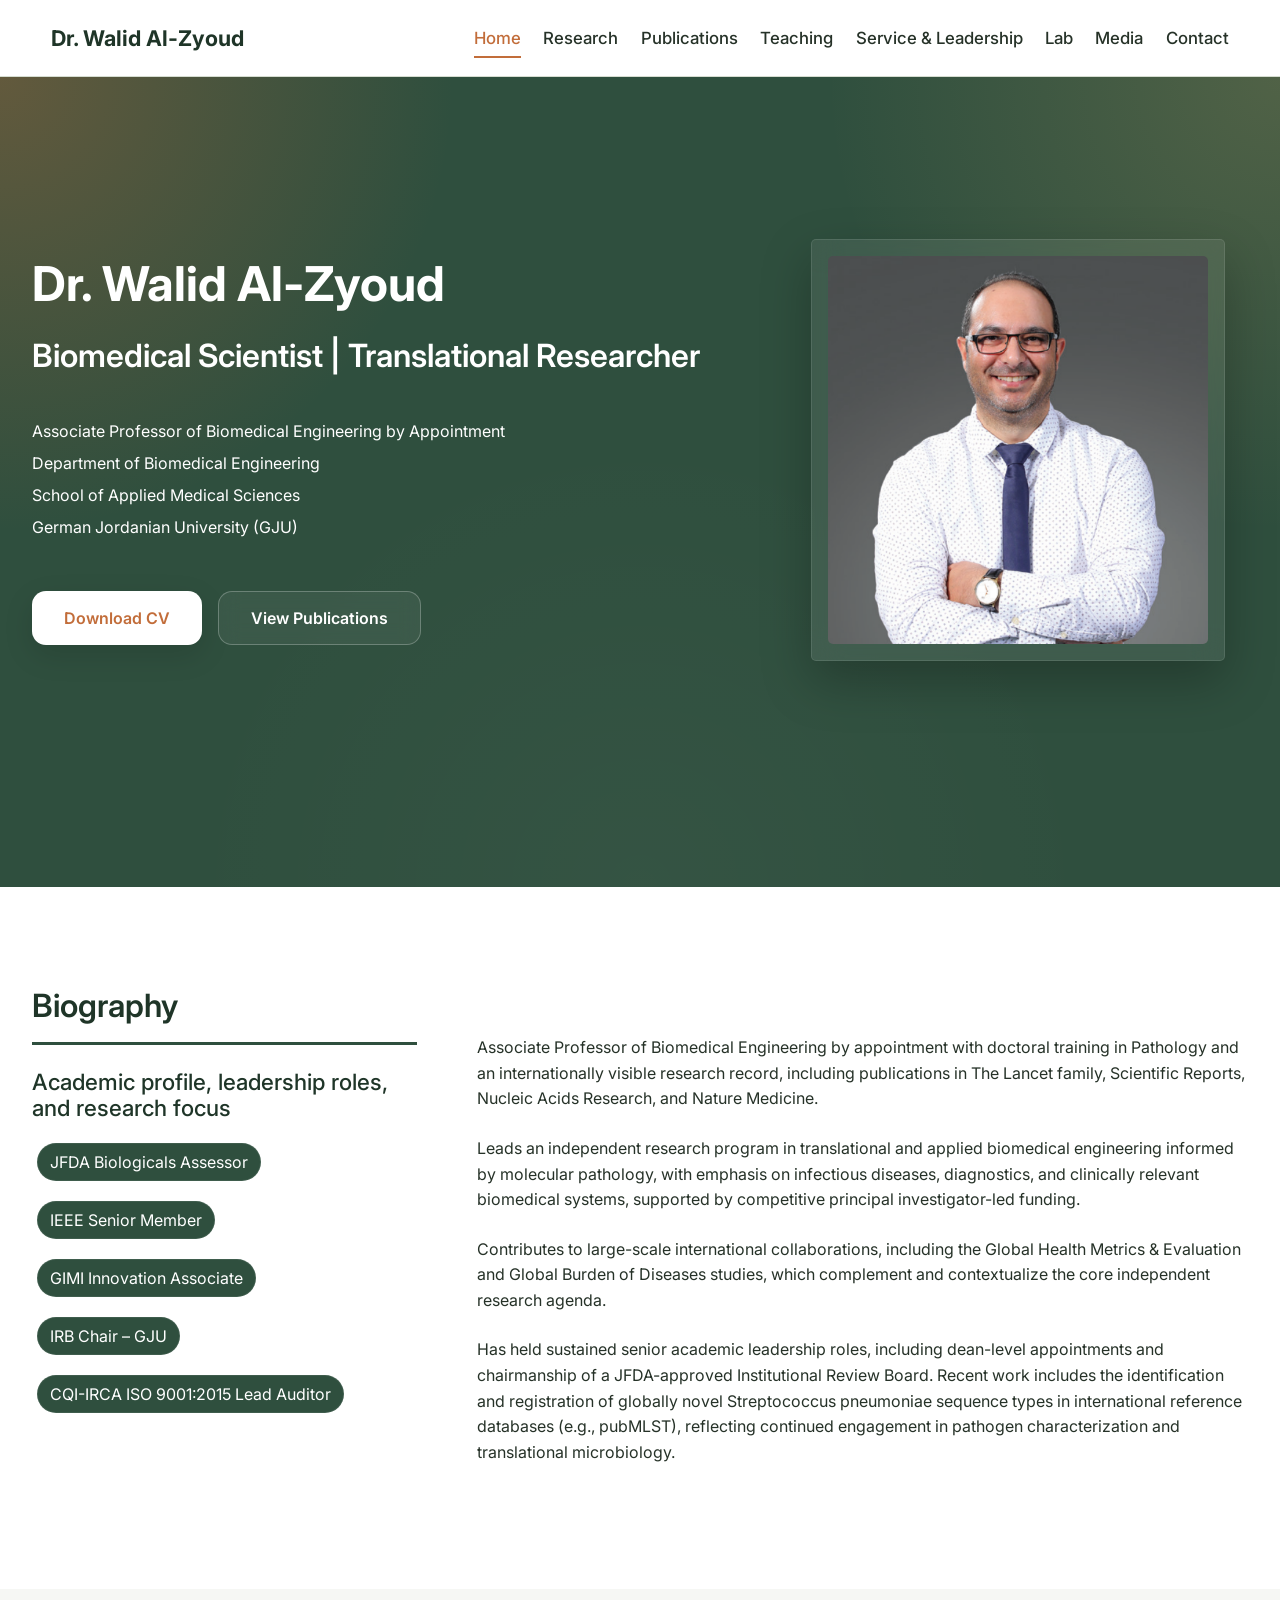
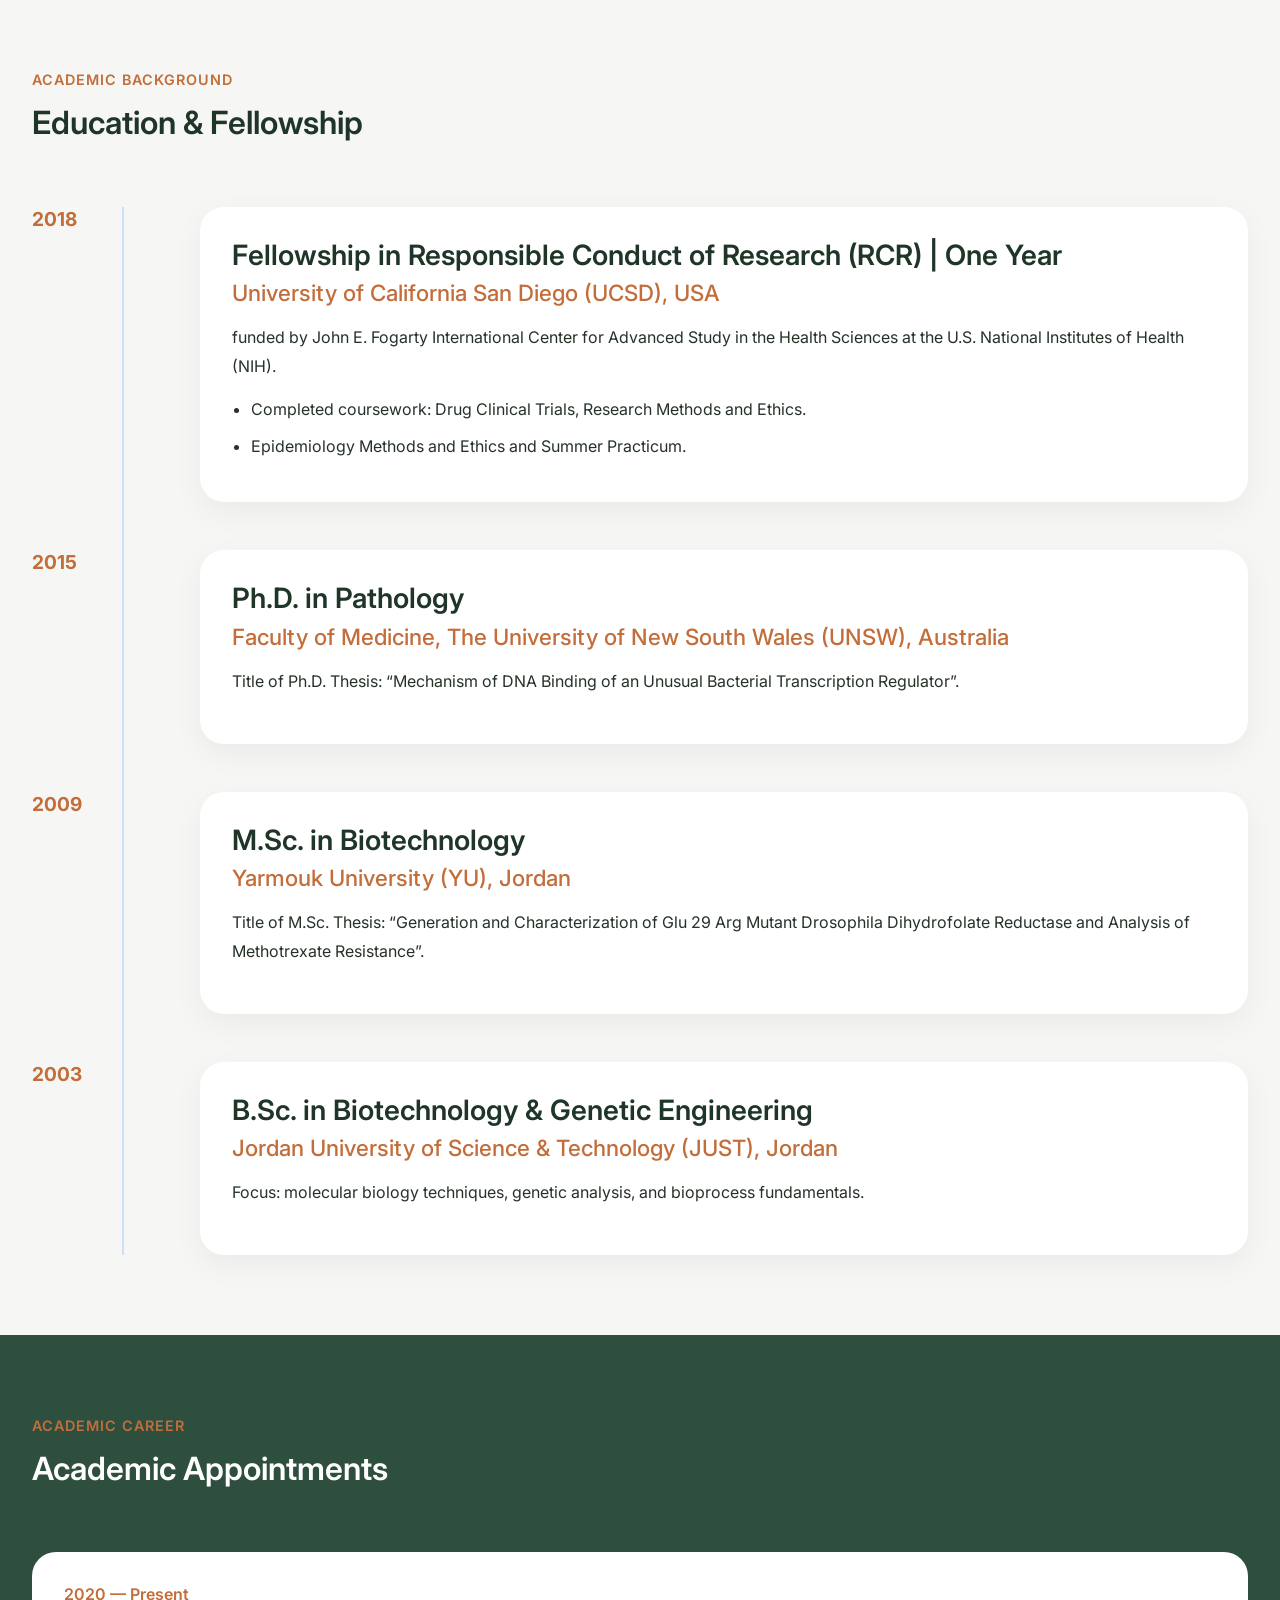
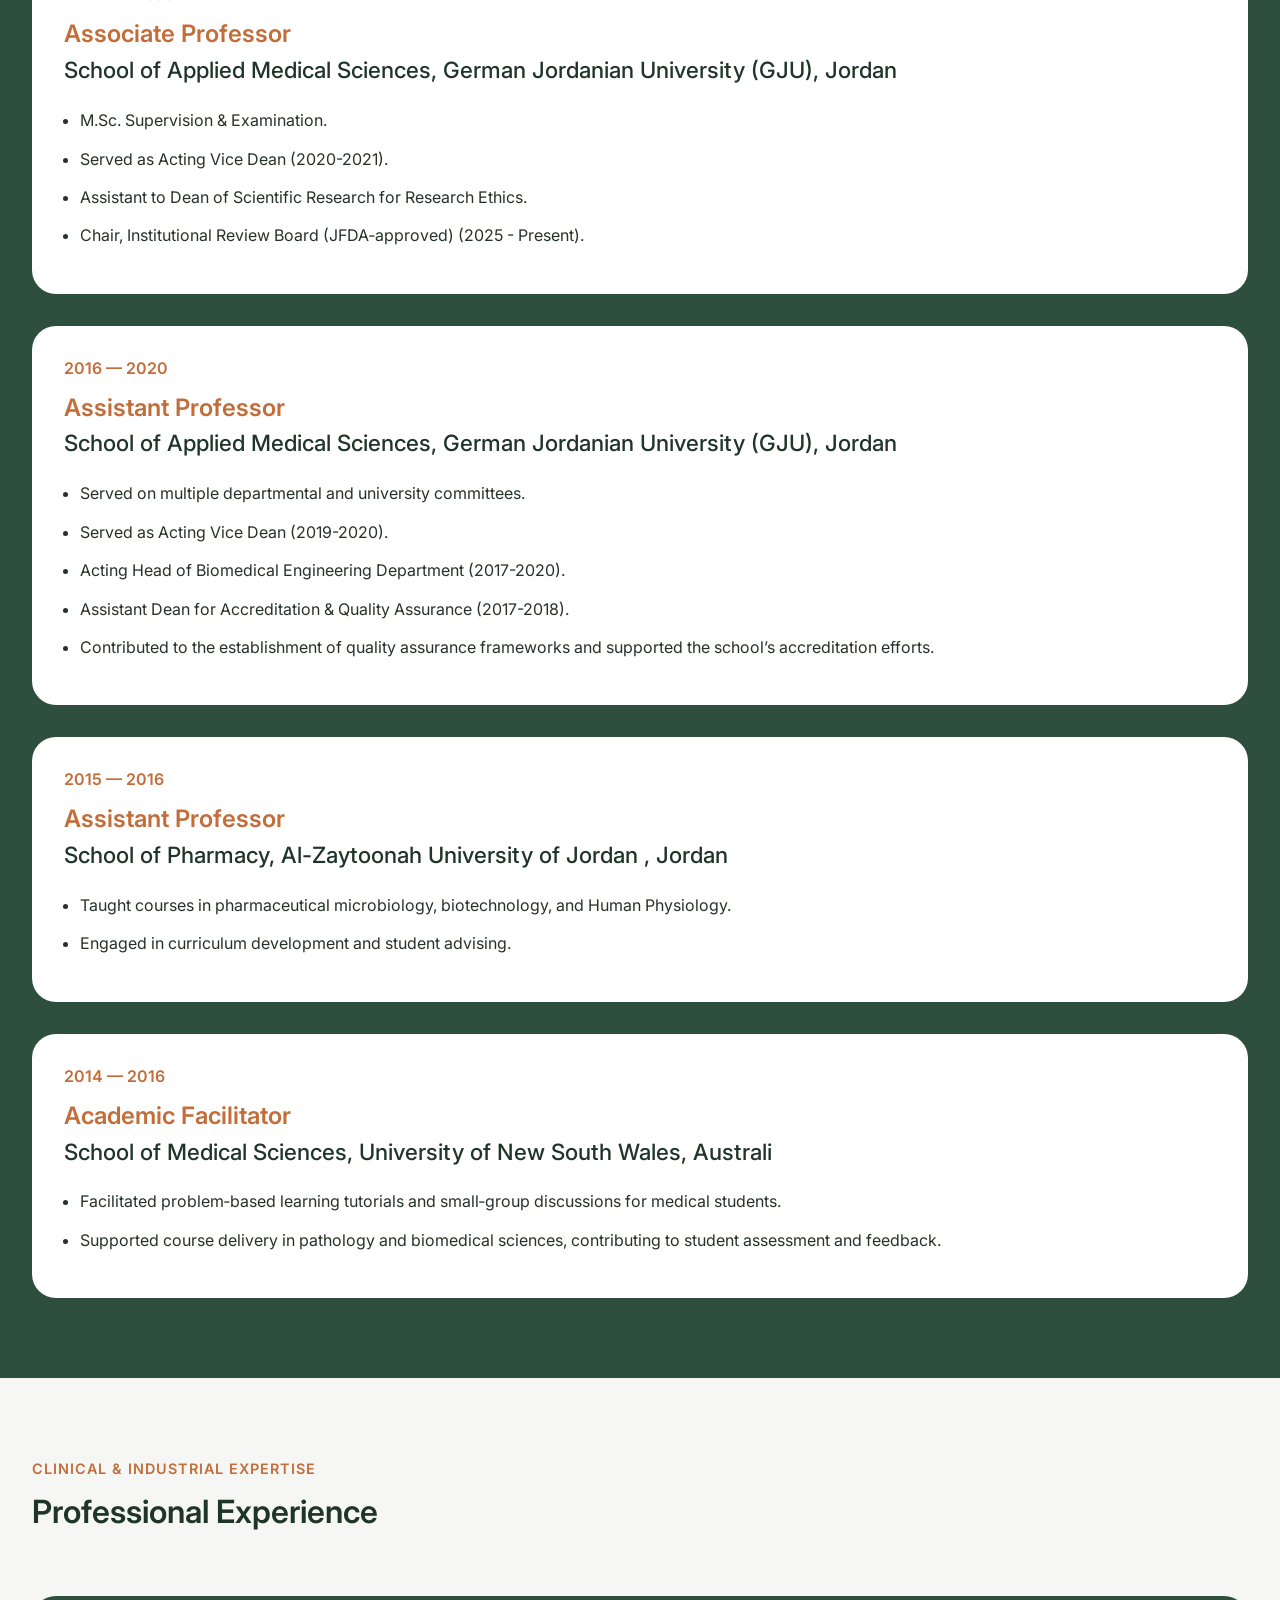
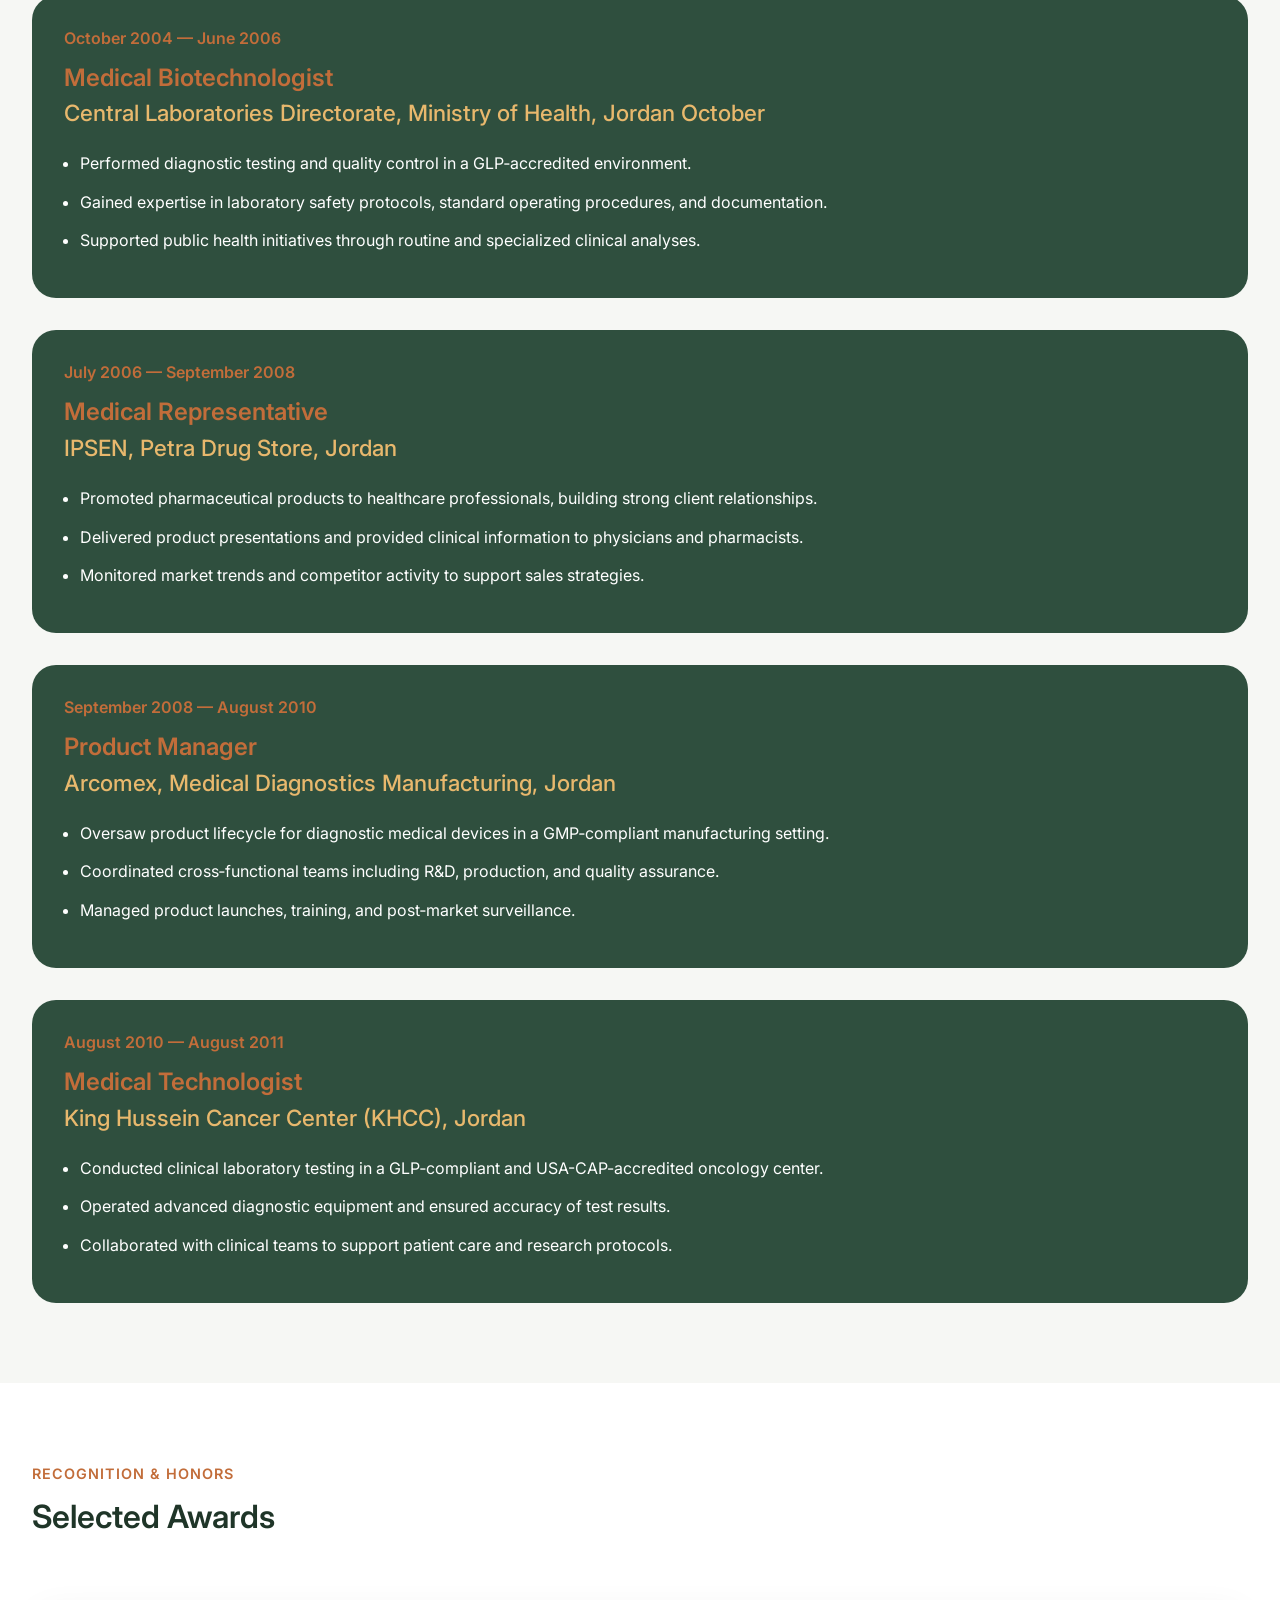
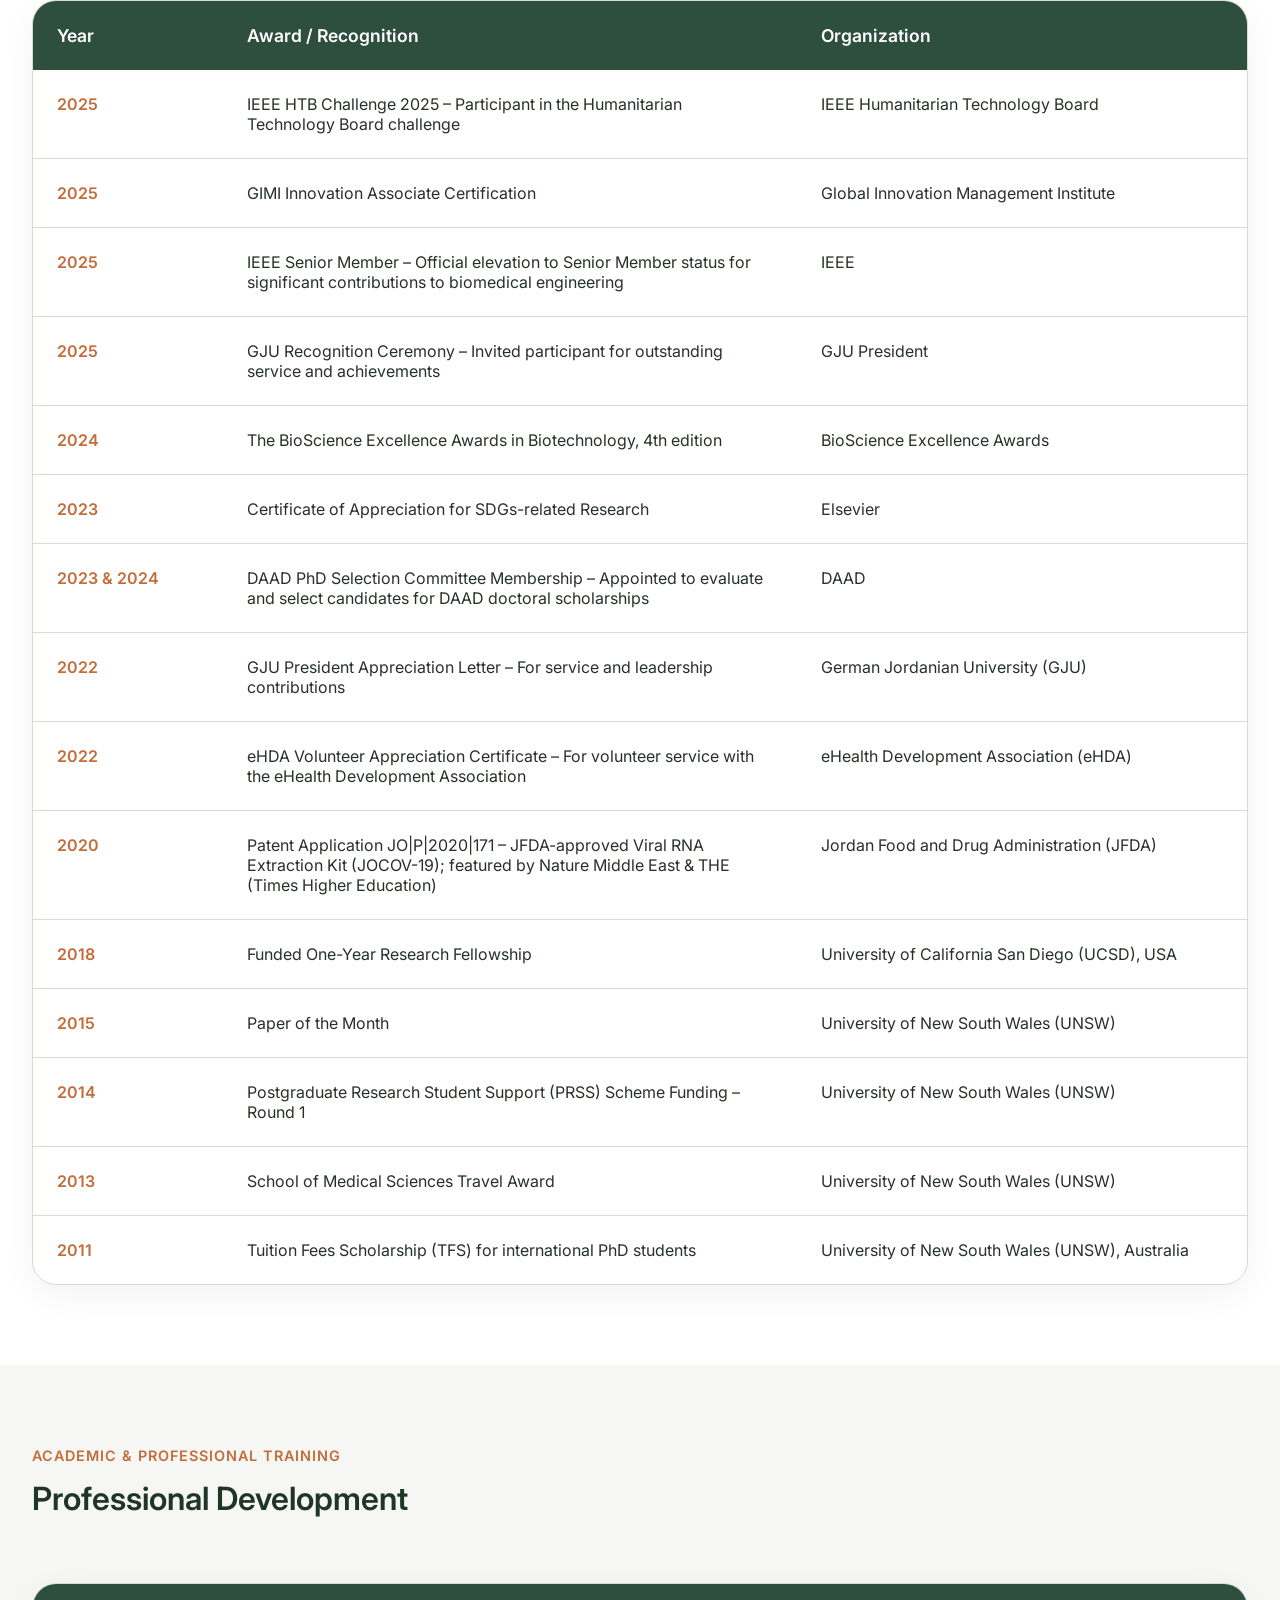
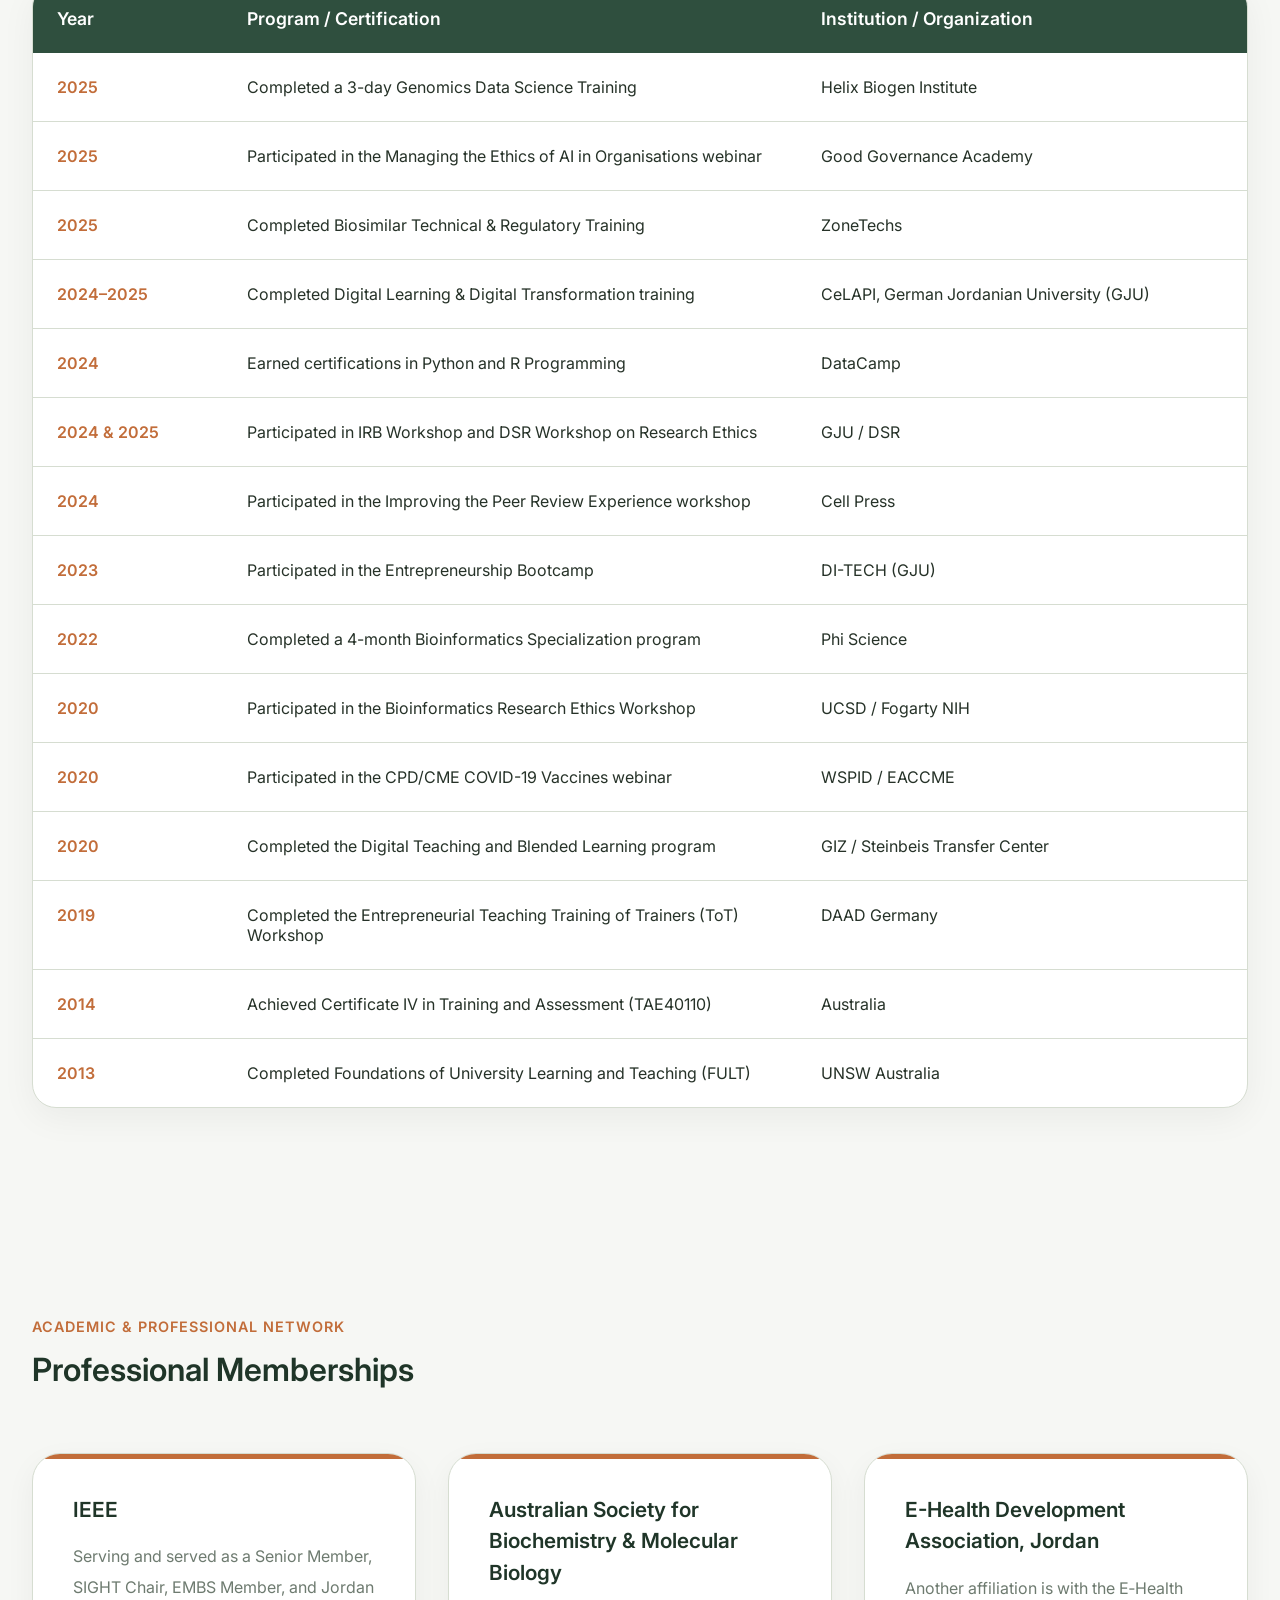
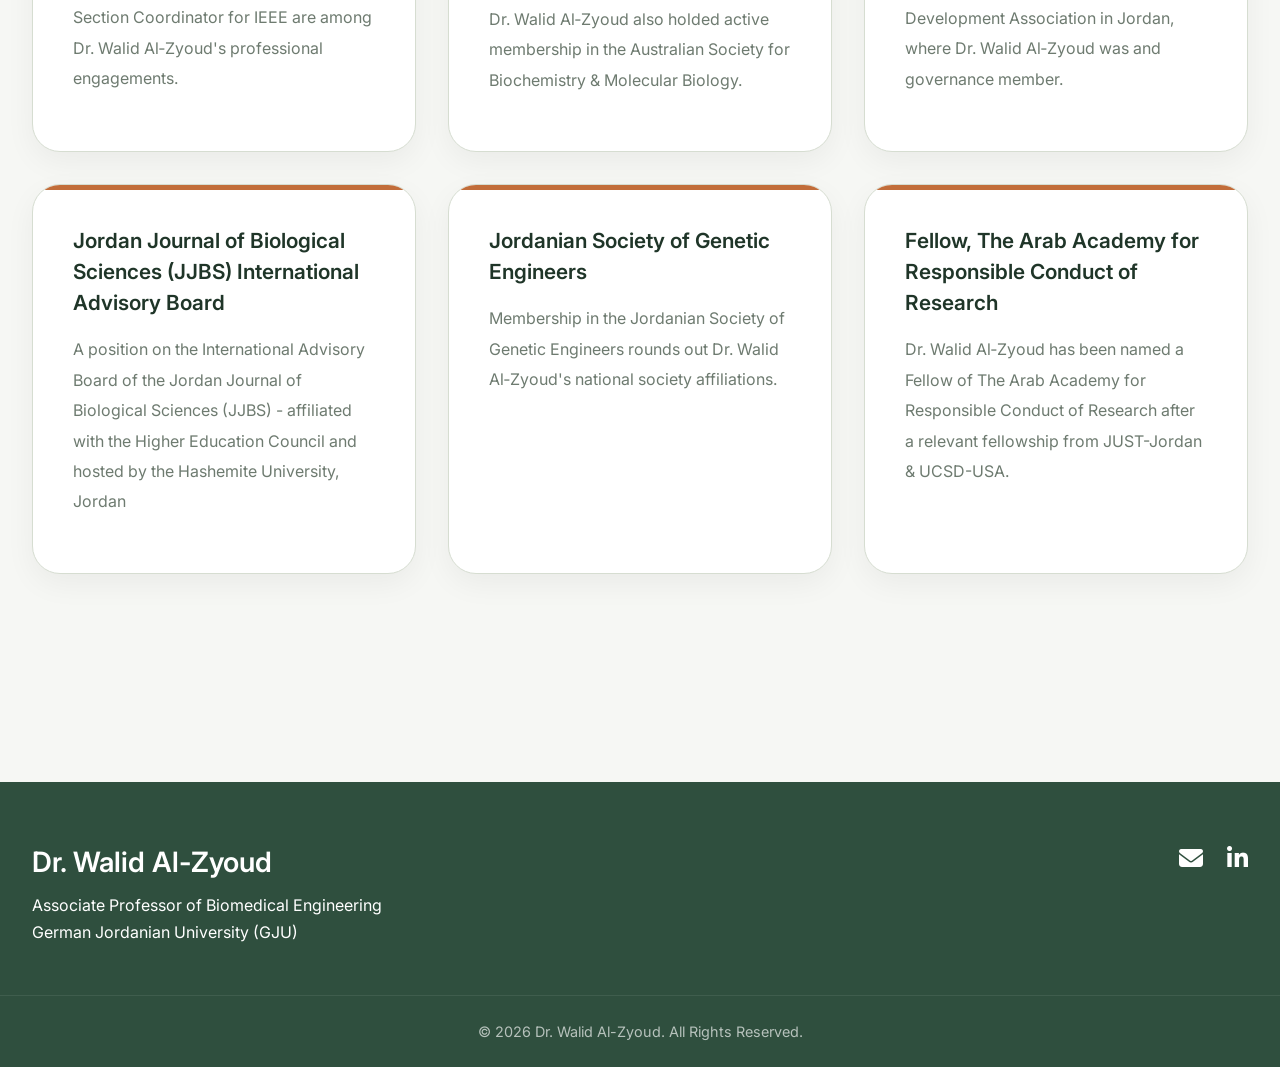
<file: index.html>
<!DOCTYPE html>
<html lang="en">
<head>
  <meta charset="UTF-8">
  <meta name="viewport" content="width=device-width, initial-scale=1.0">

  <title>Dr. Walid Al-Zyoud | Official Website</title>
  <meta name="author" content="Dr. Walid Al-Zyoud">
  <meta name="robots" content="index, follow">
  <meta name="google-site-verification" content="u3ZMR_hoAO87GolgDKlGCBQG8UPhFmex6a3W8vbZOr4" />
 <meta name="description" content="Official academic website of Dr. Walid Al-Zyoud, Associate Professor of Biomedical Engineering. Explore research, publications, teaching, laboratory activities, media appearances, and academic collaborations.">

  <meta name="keywords"content="Walid Al-Zyoud, Walid Al Zyoud, Biomedical Engineering, Genomics, Molecular Pathology, Biotechnology, Translational Research, Infectious Diseases, Biomedical Research, Clinical Diagnostics, Next Generation Sequencing, NGS, qPCR, AI in Healthcare, Medical AI, Bioinformatics, COVID-19 Research, Biomaterials, Tissue Engineering, German Jordanian University, GJU, Jordan">
  <link rel="canonical" href="https://walidalzyoud7-bot.github.io/dr-walid-website/">
  <link rel="preconnect" href="https://fonts.googleapis.com">
 <script type="application/ld+json">
{
  "@context": "https://schema.org",
  "@type": "Person",
  "@id": "https://walidalzyoud7-bot.github.io/dr-walid-website/#person",
  "name": "Dr. Walid Al-Zyoud",
  "url": "https://walidalzyoud7-bot.github.io/dr-walid-website/",
  "image": "https://walidalzyoud7-bot.github.io/dr-walid-website/images/image.png",
  "jobTitle": "Associate Professor of Biomedical Engineering",
  "description": "Associate Professor of Biomedical Engineering specializing in translational research, molecular pathology, genomics, infectious diseases, biomedical engineering, and biotechnology.",
  "email": "mailto:walid.alzyoud@gju.edu.jo",
  "worksFor": {
    "@type": "CollegeOrUniversity",
    "name": "German Jordanian University",
    "url": "https://www.gju.edu.jo/"
  },
  "affiliation": {
    "@type": "CollegeOrUniversity",
    "name": "German Jordanian University"
  },
  "alumniOf": [
    {
      "@type": "CollegeOrUniversity",
      "name": "The University of New South Wales"
    },
    {
      "@type": "CollegeOrUniversity",
      "name": "Yarmouk University"
    },
    {
      "@type": "CollegeOrUniversity",
      "name": "Jordan University of Science and Technology"
    }
  ],
  "knowsAbout": [
    "Biomedical Engineering",
    "Molecular Pathology",
    "Genomics",
    "Biotechnology",
    "Bioinformatics",
    "Translational Research",
    "Infectious Diseases",
    "Clinical Diagnostics",
    "Next Generation Sequencing",
    "Artificial Intelligence in Healthcare"
  ],
  "sameAs": [
    "https://www.linkedin.com/in/walid-al-zyoud-ph-d-5011b473/"
  ]
}
</script>
  <link rel="preconnect" href="https://fonts.gstatic.com" crossorigin>
  <link href="https://fonts.googleapis.com/css2?family=Inter:ital,opsz,wght@0,14..32,100..900;1,14..32,100..900&display=swap" rel="stylesheet">
  <!-- Font Awesome -->
   
  <link rel="stylesheet" href="https://cdnjs.cloudflare.com/ajax/libs/font-awesome/5.15.4/css/all.min.css">
    <link
    rel="stylesheet" href="https://cdnjs.cloudflare.com/ajax/libs/font-awesome/6.5.1/css/all.min.css" />
  <link rel="stylesheet" href="styles/styles.css">
  <link rel="stylesheet" href="styles/pages.css">
  <link rel="stylesheet" href="styles/header-footer.css">
</head>

<body>
  <header class="header">

    <a href="index.html" class="logo">
      Dr. Walid Al-Zyoud
    </a>

    <i class="fas fa-bars" id="menu-icon"></i>

    <nav class="navbar">
      <a href="index.html" class="active">Home</a>
      <a href="research.html">Research</a>
      <a href="publications.html">Publications</a>
      <a href="teaching.html">Teaching</a>
      <a href="service.html">Service & Leadership</a>
      <a href="lab.html">Lab</a>
      <a href="media.html">Media</a>
      <a href="contact.html">Contact</a>
    </nav>

  </header>

    <!--Hero section-->
    <section class="hero-section">
      <div class="container hero-content">        

        <!-- Text grid 1-->
        <div class="hero-text">
        
        <h1 class="white-font">Dr. Walid Al-Zyoud</h1>
        <h2 class="white-font">Biomedical Scientist | Translational Researcher</h2>

        <p>Associate Professor of Biomedical Engineering by Appointment<br>Department of Biomedical Engineering <br> School of Applied Medical Sciences<br>German Jordanian University (GJU)</p>       

          <div class="hero-buttons">
            <a href="template/04_Walid_AlZyoud_CV_Apr_2026_v_05.pdf" class="btn primary-btn" download="">Download CV</a>
            <a href="publications.html" class="btn secondary-btn"> View Publications
            </a>
          </div>

        </div>
        

        <!-- Image grid 2-->
        <div class="hero-image">
          <div class="image-card">
            <img src="images/image.png" alt="Walid Al-Zyoud">
          </div>
        </div>

      </div>

      

  
    
    </section>

    <!-- Biography Section -->
    <section class="bio-section" id="biography">
      <div class="container bio-grid">

        <!-- left side (title and lables) -->
        <div class="bio-header">
          <h2 class="section-header biography">Biography</h2>
          <h4 class="bio-subtitle">
            Academic profile, leadership roles, and research focus
          </h4>

          <div class="bio-badges">
            <span>JFDA Biologicals Assessor</span>
            <span>IEEE Senior Member</span>
            <span>GIMI Innovation Associate</span>
            <span>IRB Chair – GJU</span>
            <span>CQI-IRCA ISO 9001:2015 Lead Auditor</span>
          </div>
        </div>

        <!-- Right Side: biography details -->
        <div class="bio-content">
          <p class="bio-firt-parag">
            Associate Professor of Biomedical Engineering by appointment with doctoral training in Pathology and an internationally visible research record, including publications in The Lancet family, Scientific Reports, Nucleic Acids Research, and Nature Medicine.
          </p>

          <p>
            Leads an independent research program in translational and applied biomedical engineering informed by molecular pathology, with emphasis on infectious diseases, diagnostics, and clinically relevant biomedical systems, supported by competitive principal investigator-led funding.
          </p>

          <p>
            Contributes to large-scale international collaborations, including the Global Health Metrics & Evaluation and Global Burden of Diseases studies, which complement and contextualize the core independent research agenda.
          </p>

          <p>
            Has held sustained senior academic leadership roles, including dean-level appointments and chairmanship of a JFDA-approved Institutional Review Board. Recent work includes the identification and registration of globally novel Streptococcus pneumoniae sequence types in international reference databases (e.g., pubMLST), reflecting continued engagement in pathogen characterization and translational microbiology.
          </p>
        </div>

      </div>
    </section>

    <!-- Education Section-->
    <section class="education-section">
      <div class="container">

        <!-- section header -->
        <div class="section-header">
          <span class="section-subtitle">
            Academic Background
          </span>
          <h2>
            Education & Fellowship
          </h2>
        </div>

        <!-- Timeline -->
        <div class="education-timeline">

          <!-- item 1   -->
          <div class="timeline-item">
            <div class="timeline-year">
              2018
            </div>            
            <div class="timeline-content">
              <h3>
                Fellowship in Responsible Conduct of Research (RCR) | One Year
              </h3>
              <h4>
                University of California San Diego (UCSD), USA
              </h4>
              <p>
                funded by John E. Fogarty International Center for Advanced Study in the Health Sciences at the U.S. National Institutes of Health (NIH).
              </p>
              <ul>
                <li>Completed coursework: Drug Clinical Trials, Research Methods and Ethics.</li>
                <li>Epidemiology Methods and Ethics and Summer Practicum.</li>
              </ul>
            </div>
          </div>

          <!--  item 2-->
          <div class="timeline-item">                      
            <div class="timeline-year">
              2015
            </div>      
            <div class="timeline-content">
              <h3>
                Ph.D. in Pathology 
              </h3>
              <h4>
                Faculty of Medicine, The University of New South Wales (UNSW), Australia 
              </h4>
              <p>
                Title of Ph.D. Thesis: “Mechanism of DNA Binding of an Unusual Bacterial Transcription Regulator”.
              </p>
            </div>
          </div>

          <!-- item 3-->
          <div class="timeline-item">                      
            <div class="timeline-year">
              2009
            </div>          
            <div class="timeline-content">
              <h3>
                M.Sc. in Biotechnology
              </h3>
              <h4>
                Yarmouk University (YU), Jordan
              </h4>
              <p>
                Title of M.Sc. Thesis: “Generation and Characterization of Glu 29 Arg Mutant Drosophila Dihydrofolate Reductase and Analysis of Methotrexate Resistance”.
              </p>
            </div>
          </div>

          <!-- item 4 -->
          <div class="timeline-item">                      
            <div class="timeline-year">
              2003
            </div>      
            <div class="timeline-content">
              <h3>
                B.Sc. in Biotechnology & Genetic Engineering
              </h3>
              <h4>
                Jordan University of Science & Technology (JUST), Jordan
              </h4>
              <p>
                Focus: molecular biology techniques, genetic analysis, and bioprocess fundamentals.
              </p>
            </div>
          </div>

        </div>        
      </div>
    </section>

    <!--Academic appointments sections-->
    <section class="section-primary">
      <div class="container">
        
        <!--section header-->
        <div class="section-header">
          <span class="section-subtitle">
            Academic Career
          </span>
          <h2 class="white-font">
            Academic Appointments
          </h2>
        </div>

    
        <div class="cards-flex">

          <!-- item 1-->
          <div class="info-card">
            <span class="appointment-date">
              2020 — Present
            </span>
            <h3>
              Associate Professor
            </h3>
            <h4>
              School of Applied Medical Sciences, German Jordanian University (GJU), Jordan
            </h4>
            <ul>
              <li>M.Sc. Supervision & Examination.</li>
              <li>Served as Acting Vice Dean (2020-2021).</li>
              <li>Assistant to Dean of Scientific Research for Research Ethics. </li>
              <li>Chair, Institutional Review Board (JFDA‑approved) (2025 - Present).</li>
            </ul>
          </div>
          
          <!-- item 2 -->
          <div class="info-card">          
            <span class="appointment-date">
              2016 — 2020
            </span>
            <h3>
              Assistant Professor
            </h3>
            <h4>
              School of Applied Medical Sciences, German Jordanian University (GJU), Jordan
            </h4>
            <ul>
              <li>Served on multiple departmental and university committees.</li>
              <li>Served as Acting Vice Dean (2019-2020).</li>
              <li>Acting Head of Biomedical Engineering Department (2017-2020).</li>
              <li>Assistant Dean for Accreditation & Quality Assurance (2017-2018).</li>
              <li>Contributed to the establishment of quality assurance frameworks and supported the school’s accreditation efforts.</li>
            </ul>
          </div>
          
          <!-- flex item 3-->
          <div class="info-card">            
            <span class="appointment-date">
              2015 — 2016
            </span>
            <h3>
              Assistant Professor
            </h3>
            <h4>
              School of Pharmacy, Al-Zaytoonah University of Jordan , Jordan
            </h4>
            <ul>
              <li>Taught courses in pharmaceutical microbiology, biotechnology, and Human Physiology.</li>
              <li>Engaged in curriculum development and student advising.</li>
            </ul>
          </div>
          
          <!-- item 4-->
          <div class="info-card">            
            <span class="appointment-date">
              2014 — 2016
            </span>
            <h3>
              Academic Facilitator
            </h3>
            <h4>
              School of Medical Sciences, University of New South Wales, Australi
            </h4>
            <ul>
              <li>Facilitated problem‑based learning tutorials and small‑group discussions for medical students.</li>
              <li>Supported course delivery in pathology and biomedical sciences, contributing to student assessment and feedback.</li>
            </ul>
          </div>
        
        </div>
      </div>
    </section>

    <!--Professional Experience sections-->
    <section>
      <div class="container">
        
        <!--section header-->
        <div class="section-header">
          <span class="section-subtitle">
            Clinical & Industrial Expertise 
          </span>
          <h2>
            Professional Experience 
          </h2>
        </div>

        <!--section body -->
        <div class="cards-flex">

          <!-- item 1-->
          <div class="info-card card-inverse">
            <span class="appointment-date">
             October 2004 — June 2006
            </span>
            <h3>
              Medical Biotechnologist
            </h3>
            <h4 class="light">
              Central Laboratories Directorate, Ministry of Health, Jordan October
            </h4>
            <ul>
              <li>Performed diagnostic testing and quality control in a GLP‑accredited environment.</li>
              <li>Gained expertise in laboratory safety protocols, standard operating procedures, and documentation.</li>
              <li>Supported public health initiatives through routine and specialized clinical analyses. </li>
            </ul>
          </div>
          
          <!-- item 2-->
          <div class="info-card card-inverse">          
            <span class="appointment-date">
              July 2006 — September 2008
            </span>
            <h3>
              Medical Representative
            </h3>
            <h4>
              IPSEN, Petra Drug Store, Jordan
            </h4>
            <ul>
              <li>Promoted pharmaceutical products to healthcare professionals, building strong client relationships.</li>
              <li>Delivered product presentations and provided clinical information to physicians and pharmacists.</li>
              <li>Monitored market trends and competitor activity to support sales strategies.</li>
            </ul>
          </div>
          
          <!-- item 3-->
          <div class="info-card card-inverse">            
            <span class="appointment-date">
              September 2008 — August 2010
            </span>
            <h3>
              Product Manager
            </h3>
            <h4>
              Arcomex, Medical Diagnostics Manufacturing, Jordan
            </h4>
            <ul>
              <li>Oversaw product lifecycle for diagnostic medical devices in a GMP‑compliant manufacturing setting.</li>
              <li>Coordinated cross‑functional teams including R&D, production, and quality assurance.</li>
              <li>Managed product launches, training, and post‑market surveillance.</li>
            </ul>
          </div>
          
          <!-- item 4-->
          <div class="info-card card-inverse">            
            <span class="appointment-date">
              August 2010 — August 2011
            </span>
            <h3>
              Medical Technologist
            </h3>
            <h4>
              King Hussein Cancer Center (KHCC), Jordan
            </h4>
            <ul>
              <li>Conducted clinical laboratory testing in a GLP‑compliant and USA-CAP-accredited oncology center.</li>
              <li>Operated advanced diagnostic equipment and ensured accuracy of test results.</li>
              <li>Collaborated with clinical teams to support patient care and research protocols.</li>
            </ul>
          </div>
        </div>
      </div>
    </section>

    <!-- Selected Awards Section -->
    <section class="section-card-bg">

      <div class="container">

        <div class="section-header">

          <span class="section-subtitle">
            Recognition & Honors
          </span>
          <h2>
            Selected Awards
          </h2>
        </div>

        <div class="table-container">

          <table class="table-data"> 

            <thead>
              <tr>
                <th>Year</th>
                <th>Award / Recognition</th>
                <th>Organization</th>
              </tr>
            </thead>

            <tbody>

              <tr>
                <td>2025</td>
                <td>
                  IEEE HTB Challenge 2025 – Participant in the Humanitarian Technology Board challenge
                </td>
                <td>
                  IEEE Humanitarian Technology Board
                </td>
              </tr>

              <tr>
                <td>2025</td>
                <td>
                  GIMI Innovation Associate Certification
                </td>
                <td>
                  Global Innovation Management Institute
                </td>
              </tr>

              <tr>
                <td>2025</td>
                <td>
                  IEEE Senior Member – Official elevation to Senior Member status for significant contributions to biomedical engineering
                </td>
                <td>
                  IEEE
                </td>
              </tr>

              <tr>
                <td>2025</td>
                <td>
                  GJU Recognition Ceremony – Invited participant for outstanding service and achievements
                </td>
                <td>
                  GJU President
                </td>
              </tr>

              <tr>
                <td>2024</td>
                <td>
                  The BioScience Excellence Awards in Biotechnology, 4th edition
                </td>
                <td>
                  BioScience Excellence Awards
                </td>
              </tr>

              <tr>
                <td>2023</td>
                <td>
                  Certificate of Appreciation for SDGs-related Research
                </td>
                <td>
                  Elsevier
                </td>
              </tr>

              <tr>
                <td>2023 & 2024</td>
                <td>
                  DAAD PhD Selection Committee Membership – Appointed to evaluate and select candidates for DAAD doctoral scholarships
                </td>
                <td>
                  DAAD
                </td>
              </tr>

              <tr>
                <td>2022</td>
                <td>
                  GJU President Appreciation Letter – For service and leadership contributions
                </td>
                <td>
                  German Jordanian University (GJU)
                </td>
              </tr>

              <tr>
                <td>2022</td>
                <td>
                  eHDA Volunteer Appreciation Certificate – For volunteer service with the eHealth Development Association
                </td>
                <td>
                  eHealth Development Association (eHDA)
                </td>
              </tr>

              <tr>
                <td>2020</td>
                <td>
                  Patent Application JO|P|2020|171 – JFDA-approved Viral RNA Extraction Kit (JOCOV-19); featured by Nature Middle East & THE (Times Higher Education)
                </td>
                <td>
                  Jordan Food and Drug Administration (JFDA)
                </td>
              </tr>

              <tr>
                <td>2018</td>
                <td>
                  Funded One-Year Research Fellowship
                </td>
                <td>
                  University of California San Diego (UCSD), USA
                </td>
              </tr>

              <tr>
                <td>2015</td>
                <td>
                  Paper of the Month
                </td>
                <td>
                  University of New South Wales (UNSW)
                </td>
              </tr>

              <tr>
                <td>2014</td>
                <td>
                  Postgraduate Research Student Support (PRSS) Scheme Funding – Round 1
                </td>
                <td>
                  University of New South Wales (UNSW)
                </td>
              </tr>

              <tr>
                <td>2013</td>
                <td>
                  School of Medical Sciences Travel Award
                </td>
                <td>
                  University of New South Wales (UNSW)
                </td>
              </tr>

              <tr>
                <td>2011</td>
                <td>
                  Tuition Fees Scholarship (TFS) for international PhD students
                </td>
                <td>
                  University of New South Wales (UNSW), Australia
                </td>
              </tr>

            </tbody>
          </table>
        </div>
      </div>
    </section>


    <!--Academic & Professional Training -->
    <section>

      <div class="container">

        <div class="section-header">
          <span class="section-subtitle">
            Academic & Professional Training
          </span>
          <h2>
            Professional Development
          </h2>
        </div>

        <div class="table-container">
          <table class="table-data">

            <thead>
              <tr>
                <th>Year</th>
                <th>Program / Certification</th>
                <th>Institution / Organization</th>
              </tr>
            </thead>

            <tbody>

              <tr>
                <td>2025</td>
                <td>Completed a 3-day Genomics Data Science Training</td>
                <td>Helix Biogen Institute</td>
              </tr>

              <tr>
                <td>2025</td>
                <td>Participated in the Managing the Ethics of AI in Organisations webinar</td>
                <td>Good Governance Academy</td>
              </tr>

              <tr>
                <td>2025</td>
                <td>Completed Biosimilar Technical & Regulatory Training</td>
                <td>ZoneTechs</td>
              </tr>

              <tr>
                <td>2024–2025</td>
                <td>Completed Digital Learning & Digital Transformation training</td>
                <td>CeLAPI, German Jordanian University (GJU)</td>
              </tr>

              <tr>
                <td>2024</td>
                <td>Earned certifications in Python and R Programming</td>
                <td>DataCamp</td>
              </tr>

              <tr>
                <td>2024 & 2025</td>
                <td>Participated in IRB Workshop and DSR Workshop on Research Ethics</td>
                <td>GJU / DSR</td>
              </tr>

              <tr>
                <td>2024</td>
                <td>Participated in the Improving the Peer Review Experience workshop</td>
                <td>Cell Press</td>
              </tr>

              <tr>
                <td>2023</td>
                <td>Participated in the Entrepreneurship Bootcamp</td>
                <td>DI-TECH (GJU)</td>
              </tr>

              <tr>
                <td>2022</td>
                <td>Completed a 4-month Bioinformatics Specialization program</td>
                <td>Phi Science</td>
              </tr>

              <tr>
                <td>2020</td>
                <td>Participated in the Bioinformatics Research Ethics Workshop</td>
                <td>UCSD / Fogarty NIH</td>
              </tr>

              <tr>
                <td>2020</td>
                <td>Participated in the CPD/CME COVID-19 Vaccines webinar</td>
                <td>WSPID / EACCME</td>
              </tr>

              <tr>
                <td>2020</td>
                <td>Completed the Digital Teaching and Blended Learning program</td>
                <td>GIZ / Steinbeis Transfer Center</td>
              </tr>

              <tr>
                <td>2019</td>
                <td>Completed the Entrepreneurial Teaching Training of Trainers (ToT) Workshop</td>
                <td>DAAD Germany</td>
              </tr>

              <tr>
                <td>2014</td>
                <td>Achieved Certificate IV in Training and Assessment (TAE40110)</td>
                <td>Australia</td>
              </tr>

              <tr>
                <td>2013</td>
                <td>Completed Foundations of University Learning and Teaching (FULT)</td>
                <td>UNSW Australia</td>
              </tr>
            </tbody>
          </table>
        </div>
      </div>
    </section>


    <!-- Professional memberships -->
    <section class="memberships-section">

      <div class="container">

        <!-- Section Header -->
        <div class="section-header">

          <span class="section-subtitle">
            Academic & Professional Network
          </span>
          <h2>
            Professional Memberships
          </h2>
        </div>

        <!-- Membership Grid -->
        <div class="membership-grid">

          <!-- Item 1 -->
          <div class="membership-card">
            <h3>
              IEEE
            </h3>
            <p>
              Serving and served as a Senior Member, SIGHT Chair, EMBS Member, and Jordan Section Coordinator for IEEE are among Dr. Walid Al‑Zyoud's professional engagements.
            </p>
          </div>

          <!-- Item 2 -->
          <div class="membership-card">
            <h3>
              Australian Society for Biochemistry &
              Molecular Biology
            </h3>
            <p>
              Dr. Walid Al‑Zyoud also holded active membership in the Australian Society for Biochemistry & Molecular Biology.
            </p>
          </div>

          <!-- Item 3 -->
          <div class="membership-card">
            <h3>
              E-Health Development Association, Jordan
            </h3>
            <p>
              Another affiliation is with the E‑Health Development Association in Jordan, where Dr. Walid Al‑Zyoud was and governance member.
            </p>
          </div>

          <!-- Item 4 -->
          <div class="membership-card">
            <h3>
              Jordan Journal of Biological Sciences (JJBS) International Advisory Board
            </h3>

            <p>
            A position on the International Advisory Board of the Jordan Journal of Biological Sciences (JJBS) - affiliated with the Higher Education Council and hosted by the Hashemite University, Jordan 
            </p>
          </div>

          <!-- Item 5 -->
          <div class="membership-card">
            <h3>
              Jordanian Society of Genetic Engineers
            </h3>
            <p>
              Membership in the Jordanian Society of Genetic Engineers rounds out Dr. Walid Al‑Zyoud's national society affiliations.
            </p>
          </div>

          <!-- Item 6 -->
          <div class="membership-card">
            <h3>
              Fellow, The Arab Academy for Responsible Conduct
              of Research
            </h3>
            <p>
              Dr. Walid Al‑Zyoud has been named a Fellow of The Arab Academy for Responsible Conduct of Research after a relevant fellowship from JUST-Jordan & UCSD-USA. 
            </p>
          </div>
        </div>
      </div>
    </section>

    <!-- Footer section-->
    <footer class="footer">
      <div class="container footer-container">
       
        <div class="footer-text">
          <h3>Dr. Walid Al-Zyoud</h3>
          <p>
            Associate Professor of Biomedical Engineering <br>
            German Jordanian University (GJU)
          </p>
        </div>

        <div class="footer-links">
          <a href="mailto:walid.alzyoud@gju.edu.jo">
            <i class="fas fa-envelope"></i>
          </a>
          <a href="https://www.linkedin.com/in/walid-al-zyoud-ph-d-5011b473/" target="_blank">
            <i class="fab fa-linkedin-in"></i>
          </a>
        </div>
      </div>

      <!-- Bottom -->
      <div class="footer-bottom">
        <p>
          © 2026 Dr. Walid Al-Zyoud. All Rights Reserved.
        </p>
      </div>

    </footer>

    <script src="script/script.js"></script>

</body>
</html>
</file>
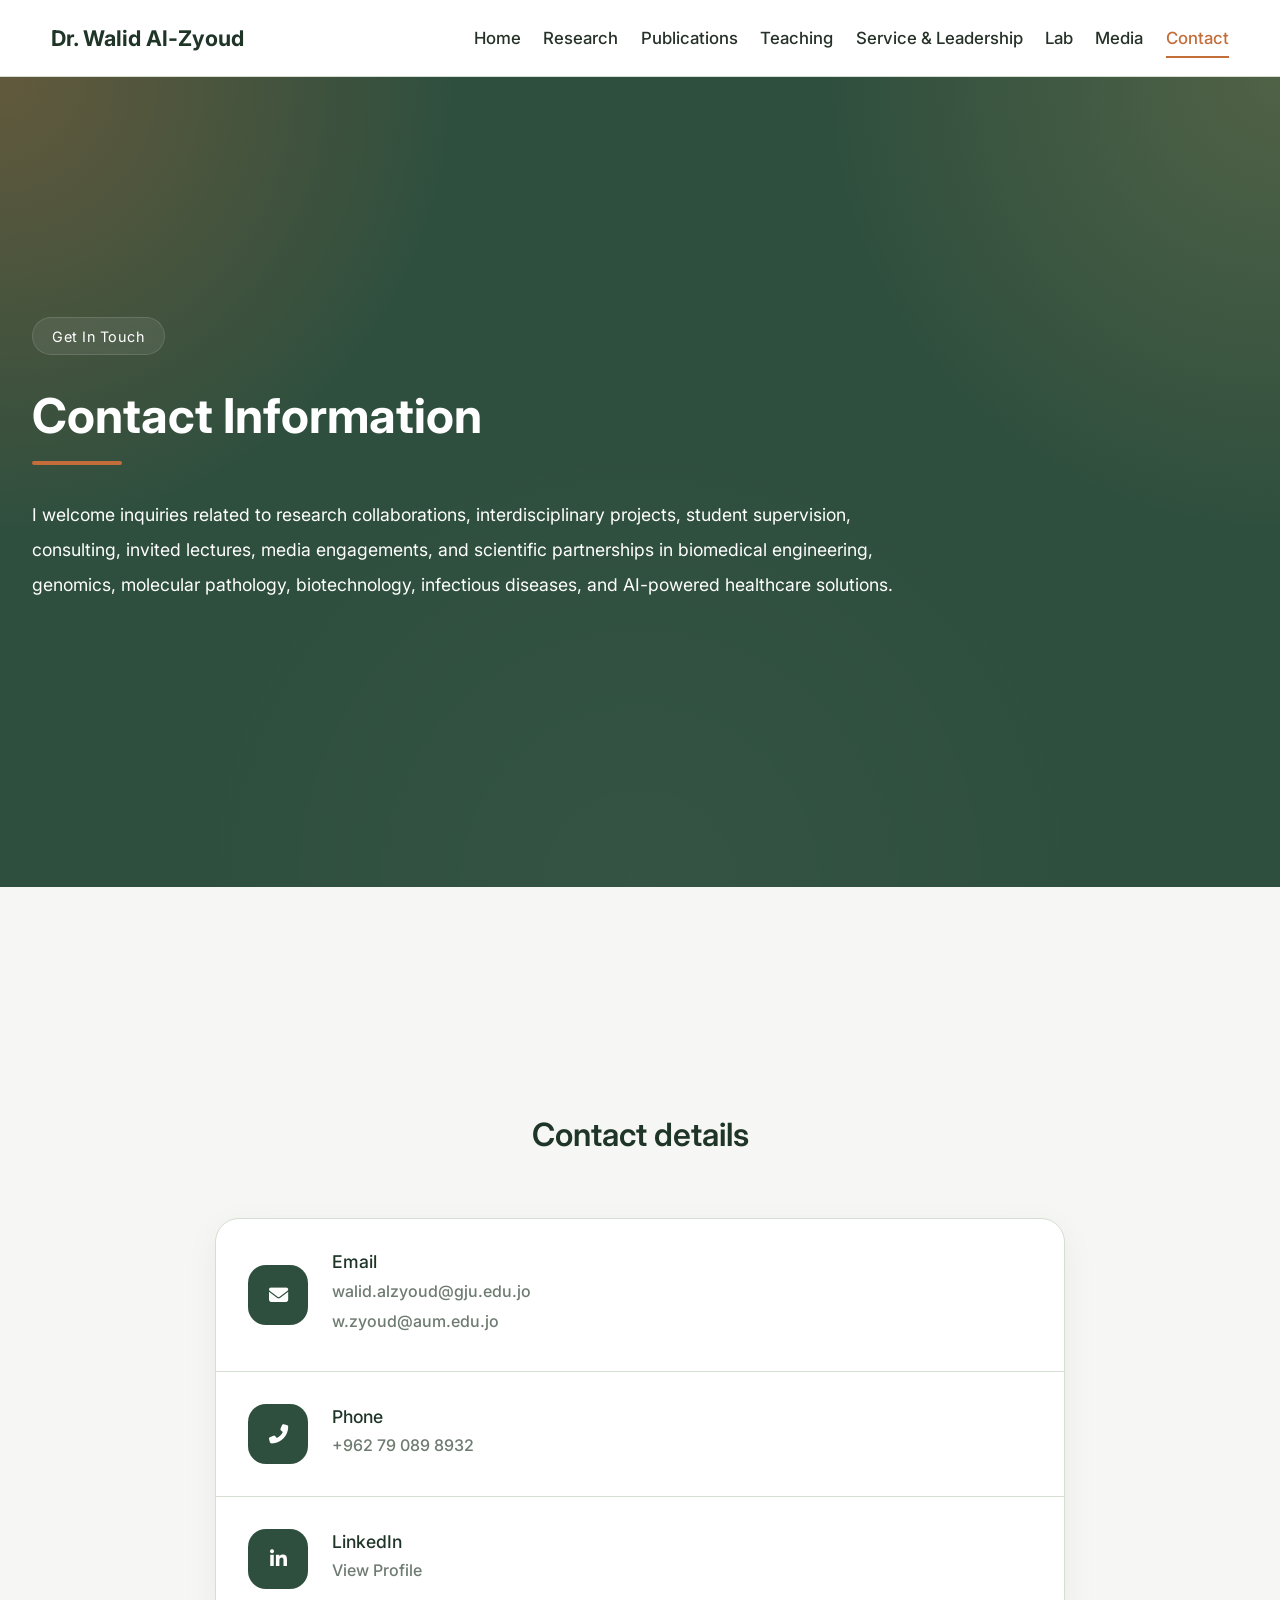
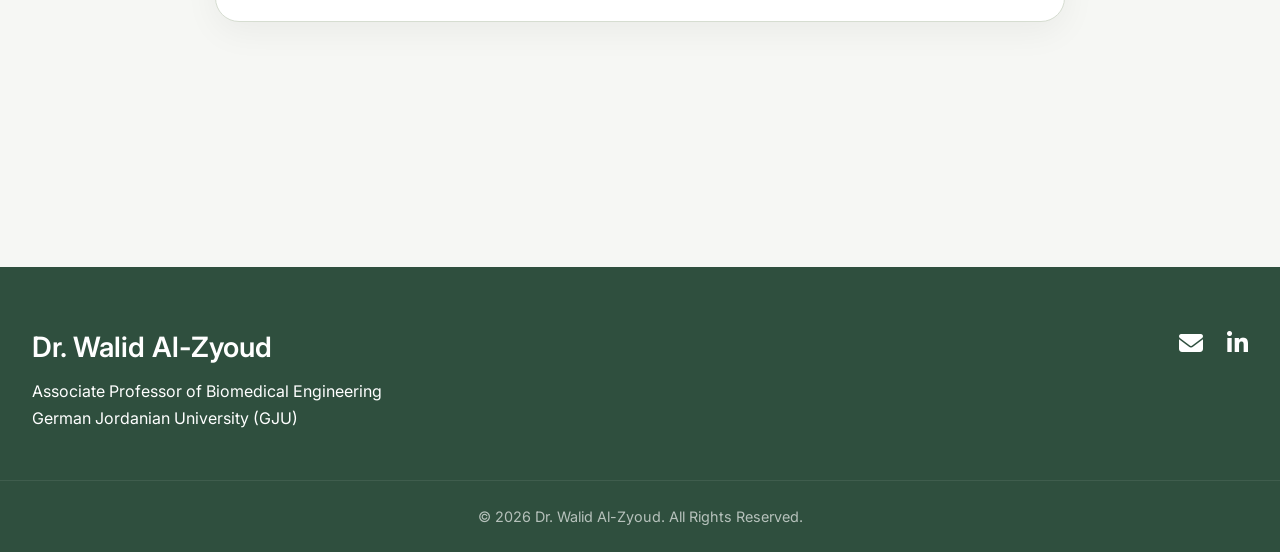
<file: contact.html>
<!DOCTYPE html>
<html lang="en">
<head>
  <meta charset="UTF-8">
  <meta name="viewport" content="width=device-width, initial-scale=1.0">

  <title>Contact | Dr. Walid Al-Zyoud</title>
  <meta name="author" content="Dr. Walid Al-Zyoud">
  <meta name="robots" content="index, follow">  
  <meta name="description" content="Contact Dr. Walid Al-Zyoud for research collaborations, academic partnerships, student supervision, consulting, scientific communication, and professional inquiries.">

  <meta name="keywords"content="Walid Al-Zyoud, Walid Al Zyoud, Biomedical Engineering, Genomics, Molecular Pathology, Biotechnology, Translational Research, Infectious Diseases, Biomedical Research, Clinical Diagnostics, Next Generation Sequencing, NGS, qPCR, AI in Healthcare, Medical AI, Bioinformatics, COVID-19 Research, Biomaterials, Tissue Engineering, German Jordanian University, GJU, Jordan">
  <link rel="canonical" href="https://walidalzyoud7-bot.github.io/dr-walid-website/">
  <link rel="preconnect" href="https://fonts.googleapis.com">
  <link rel="preconnect" href="https://fonts.gstatic.com" crossorigin>
  <link href="https://fonts.googleapis.com/css2?family=Inter:ital,opsz,wght@0,14..32,100..900;1,14..32,100..900&display=swap" rel="stylesheet">
  <!-- Font Awesome -->
   
  <link rel="stylesheet" href="https://cdnjs.cloudflare.com/ajax/libs/font-awesome/5.15.4/css/all.min.css">
    <link
    rel="stylesheet" href="https://cdnjs.cloudflare.com/ajax/libs/font-awesome/6.5.1/css/all.min.css" />
  <link rel="stylesheet" href="styles/styles.css">
  <link rel="stylesheet" href="styles/pages.css">
  <link rel="stylesheet" href="styles/header-footer.css">
</head>

<body>
  <header class="header">

    <a href="index.html" class="logo">
      Dr. Walid Al-Zyoud
    </a>

    <i class="fas fa-bars" id="menu-icon"></i>

    <nav class="navbar">

      <a href="index.html" >Home</a>
      <a href="research.html">Research</a>
      <a href="publications.html">Publications</a>
      <a href="teaching.html">Teaching</a>
      <a href="service.html">Service & Leadership</a>
      <a href="lab.html">Lab</a>
      <a href="media.html">Media</a>
      <a href="contact.html" class="active">Contact</a>

    </nav>

  </header>

  <!-- Teaching Hero Section-->
  <section class="hero-section">

    <div class="container">

      <div class="section-hero-div">     

        <span class="hero-tag">
          Get In Touch 
        </span>

        <h1 class="white-font">
          Contact Information 
        </h1>

        <div class="hero-description">
          <p>     
            I welcome inquiries related to research collaborations, interdisciplinary projects, student supervision, consulting, invited lectures, media engagements, and scientific partnerships in biomedical engineering, genomics, molecular pathology, biotechnology, infectious diseases, and AI-powered healthcare solutions.
          </p>
        </div>

      </div>

    </div>
  </section>

  <!-- Contact Section -->
  <section class="contact-section" id="contact">

    <div class="container">

      <!-- Section Header -->
      <div class="section-header center">
       <h2>
          Contact details
        </h2>
      </div>

      <!-- Contact Card -->
      <div class="contact-card">

        <!-- Email -->
        <div class="contact-item">

          <div class="contact-icon">
            <i class="fas fa-envelope"></i>
          </div>

          <div class="contact-info">
            <h4>Email</h4>

            <a href="mailto:walid.alzyoud@gju.edu.jo">
              walid.alzyoud@gju.edu.jo
            </a>

            <a href="mailto:w.zyoud@aum.edu.jo" class="second-email">
              w.zyoud@aum.edu.jo
            </a>
          </div>

        </div>

        <!-- Phone -->
        <div class="contact-item">

          <div class="contact-icon">
            <i class="fas fa-phone-alt"></i>
          </div>

          <div class="contact-info">
            <h4>Phone</h4>

            <a href="tel:+962790898932">
              +962 79 089 8932
            </a>
          </div>

        </div>

        <!-- LinkedIn -->
        <div class="contact-item">

          <div class="contact-icon">
            <i class="fab fa-linkedin-in"></i>
          </div>

          <div class="contact-info">
            <h4>LinkedIn</h4>

            <a href="https://www.linkedin.com/in/walid-al-zyoud-ph-d-5011b473/" target="_blank">
              View Profile
            </a>
          </div>

        </div>

      </div>

    </div>

  </section>

  <!-- Footer section-->
  <footer class="footer">
    <div class="container footer-container">

      
      <div class="footer-text">
        <h3>Dr. Walid Al-Zyoud</h3>
        <p>
          Associate Professor of Biomedical Engineering <br>
          German Jordanian University (GJU)
        </p>
      </div>

      <div class="footer-links">
        <a href="mailto:walid.alzyoud@gju.edu.jo">
          <i class="fas fa-envelope"></i>
        </a>
        <a href="https://www.linkedin.com/in/walid-al-zyoud-ph-d-5011b473/" target="_blank">
          <i class="fab fa-linkedin-in"></i>
        </a>
      </div>
    </div>

    <!-- Bottom -->
    <div class="footer-bottom">
      <p>
        © 2026 Dr. Walid Al-Zyoud. All Rights Reserved.
      </p>
    </div>

  </footer>



  <script src="script/script.js"></script>

</body>
</html>
</file>
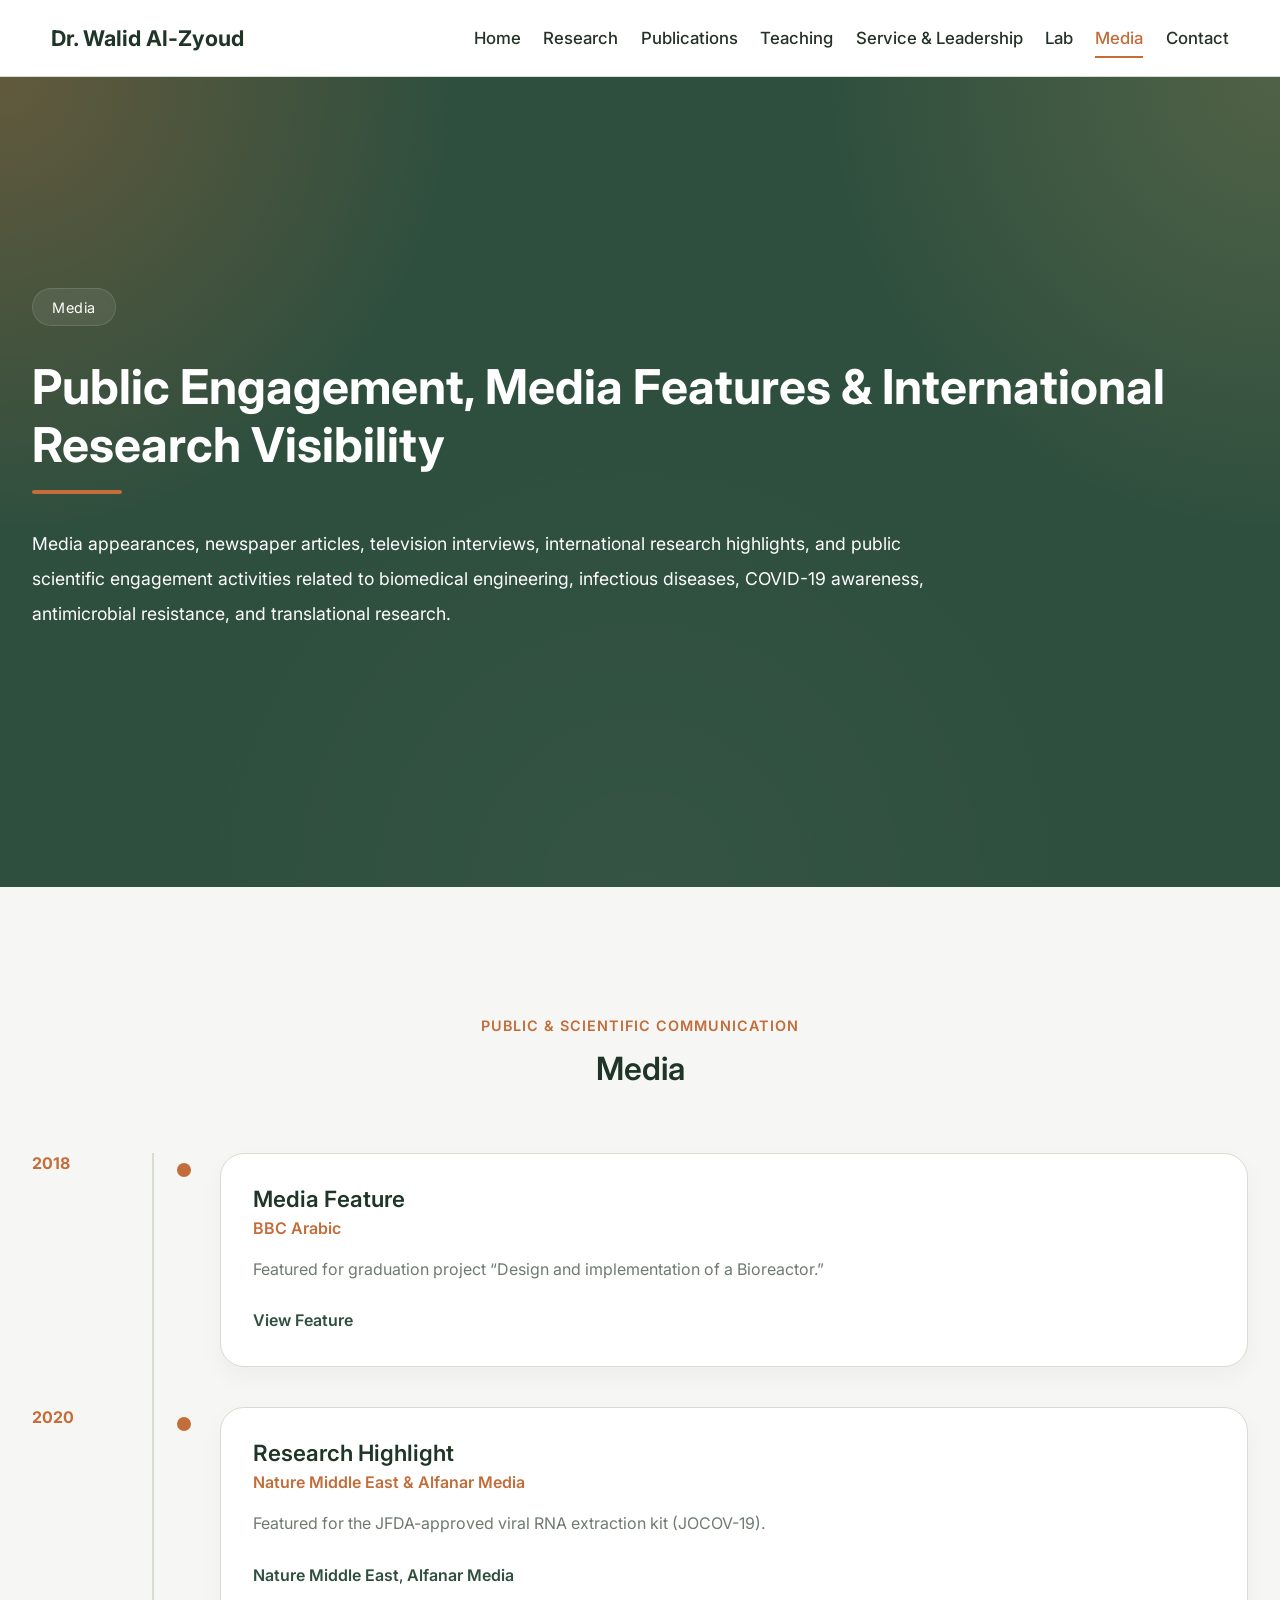
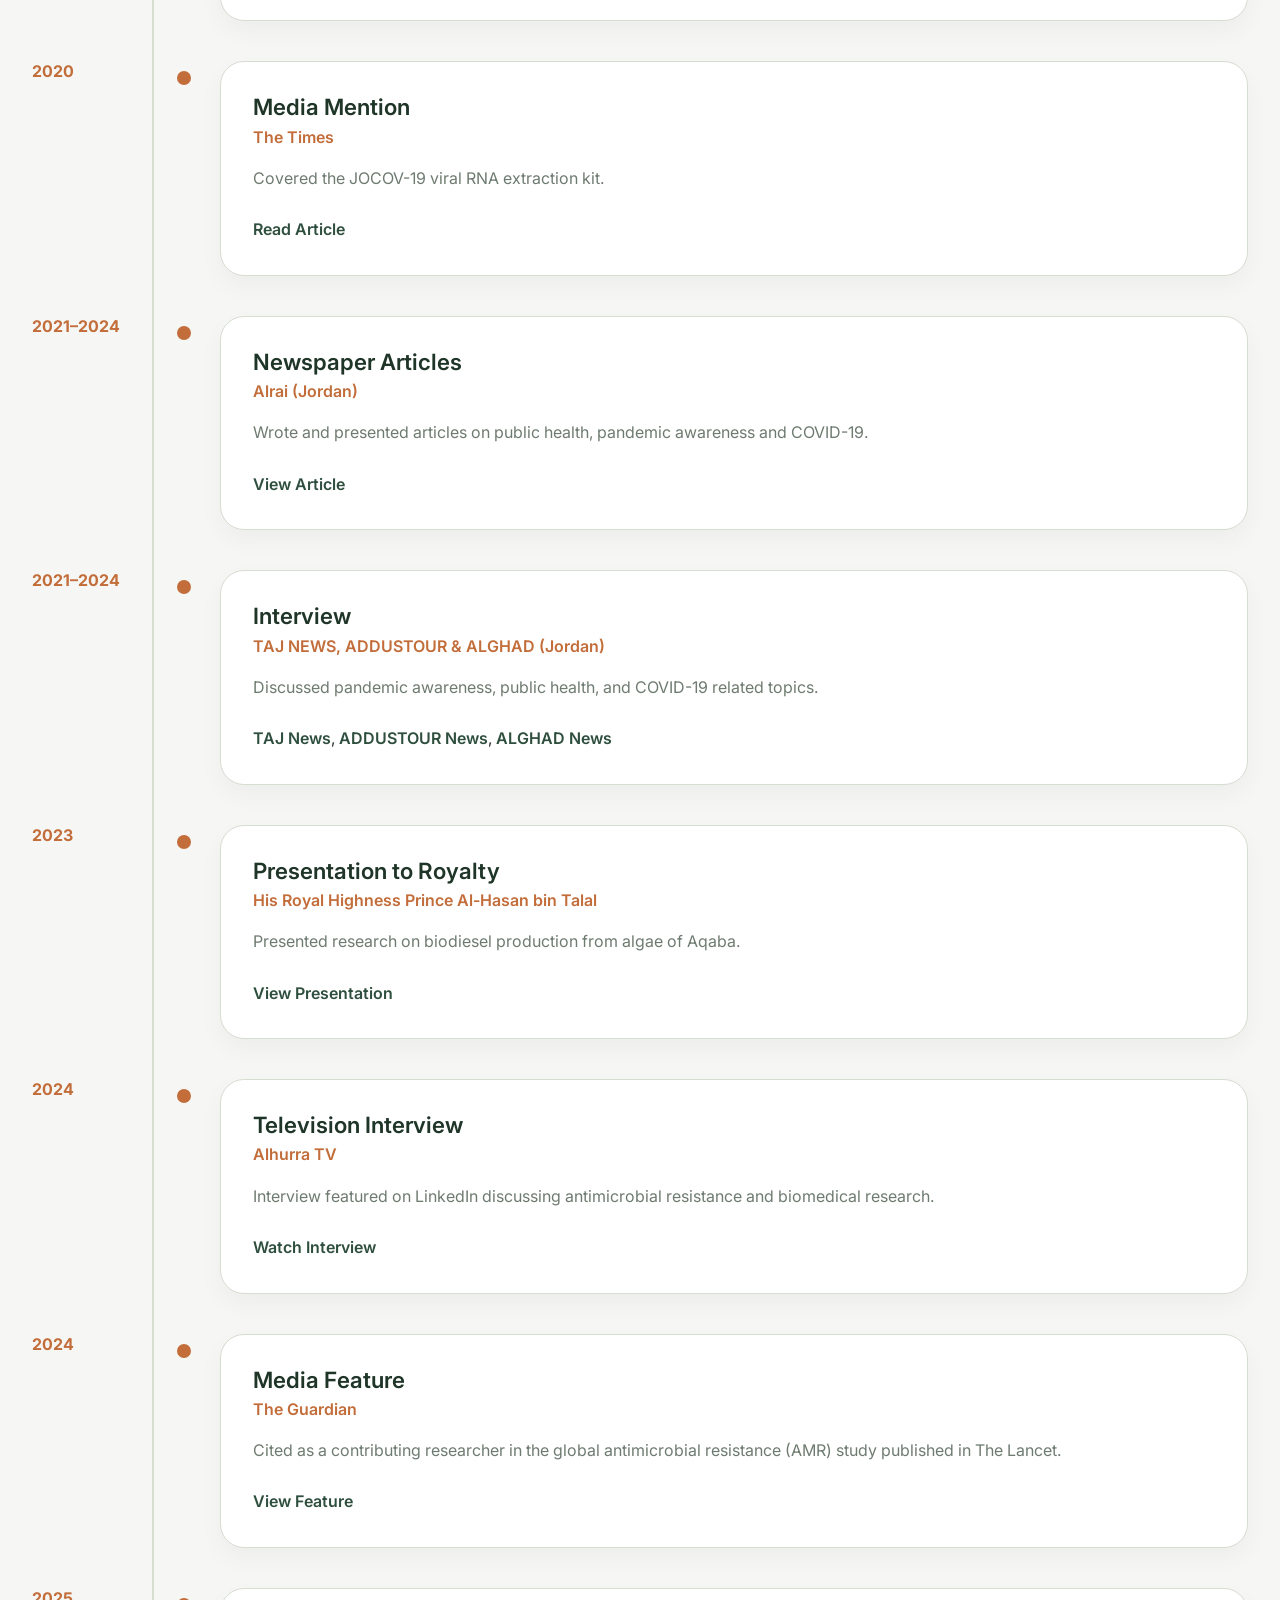
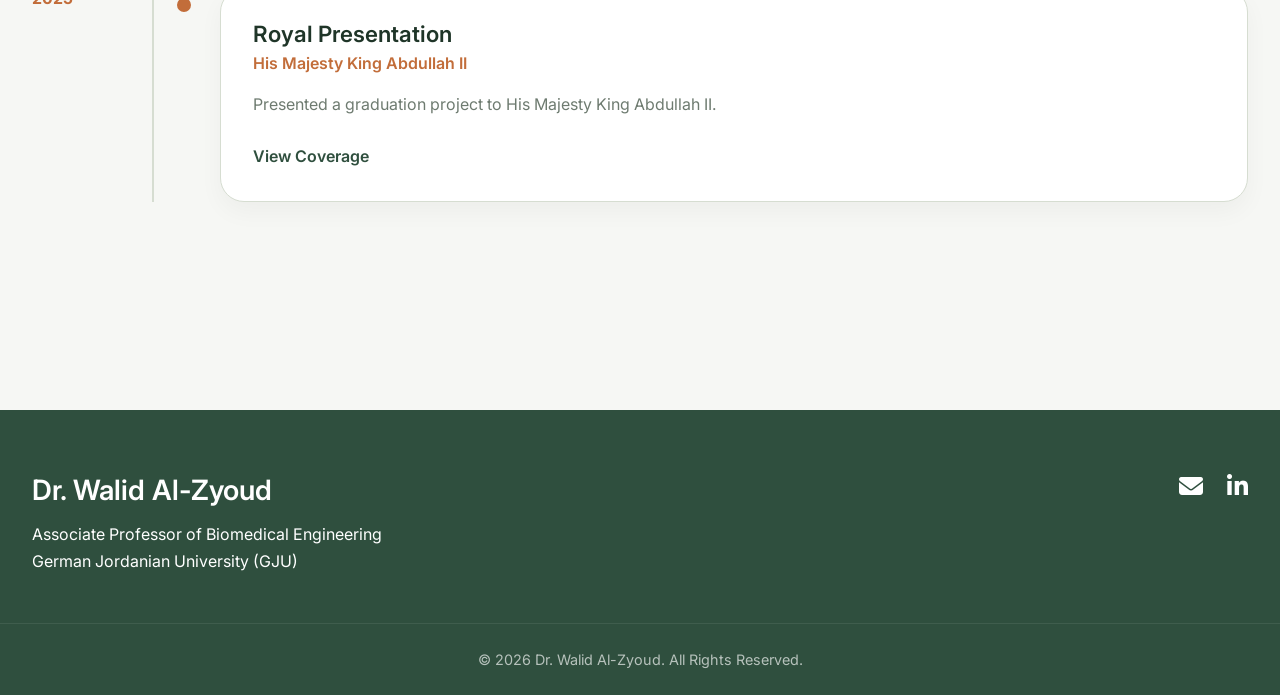
<file: media.html>
<!DOCTYPE html>
<html lang="en">
<head>
  <meta charset="UTF-8">
  <meta name="viewport" content="width=device-width, initial-scale=1.0">

  <title>Media Exposure | Dr. Walid Al-Zyoud</title>
  <meta name="author" content="Dr. Walid Al-Zyoud">
  <meta name="robots" content="index, follow">
  <meta name="description" content="View media appearances, interviews, public lectures, scientific outreach, and communication activities featuring Dr. Walid Al-Zyoud.">

  <meta name="keywords"content="Walid Al-Zyoud, Walid Al Zyoud, Biomedical Engineering, Genomics, Molecular Pathology, Biotechnology, Translational Research, Infectious Diseases, Biomedical Research, Clinical Diagnostics, Next Generation Sequencing, NGS, qPCR, AI in Healthcare, Medical AI, Bioinformatics, COVID-19 Research, Biomaterials, Tissue Engineering, German Jordanian University, GJU, Jordan">
  <link rel="canonical" href="https://walidalzyoud7-bot.github.io/dr-walid-website/"><link rel="preconnect" href="https://fonts.googleapis.com">
  <link rel="preconnect" href="https://fonts.gstatic.com" crossorigin>
  <link href="https://fonts.googleapis.com/css2?family=Inter:ital,opsz,wght@0,14..32,100..900;1,14..32,100..900&display=swap" rel="stylesheet">
  <!-- Font Awesome -->
   
  <link rel="stylesheet" href="https://cdnjs.cloudflare.com/ajax/libs/font-awesome/5.15.4/css/all.min.css">
    <link
    rel="stylesheet" href="https://cdnjs.cloudflare.com/ajax/libs/font-awesome/6.5.1/css/all.min.css" />
  <link rel="stylesheet" href="styles/styles.css">
  <link rel="stylesheet" href="styles/pages.css">
  <link rel="stylesheet" href="styles/header-footer.css">
</head>


<body>
  <header class="header">

    <a href="index.html" class="logo">
      Dr. Walid Al-Zyoud
    </a>

    <i class="fas fa-bars" id="menu-icon"></i>

    <nav class="navbar">
      <a href="index.html" >Home</a>
      <a href="research.html">Research</a>
      <a href="publications.html">Publications</a>
      <a href="teaching.html">Teaching</a>
      <a href="service.html">Service & Leadership</a>
      <a href="lab.html">Lab</a>
      <a href="media.html" class="active">Media</a>
      <a href="contact.html">Contact</a>
    </nav>

  </header>

  <!-- Hero Section-->
  <section class="hero-section">

    <div class="container">

      <div class="section-hero-div">

        <span class="hero-tag">
          Media
        </span>

        <h1 class="white-font">
          Public Engagement, Media Features &
          International Research Visibility
        </h1>

        <div class="hero-description">
          <p>
            Media appearances, newspaper articles, television interviews,
            international research highlights, and public scientific engagement
            activities related to biomedical engineering, infectious diseases,
            COVID-19 awareness, antimicrobial resistance, and translational research.
          </p>
        </div>

      </div>

    </div>

  </section>

  <!-- Media Section-->
  <section class="media-section">

    <div class="container">

      <div class="section-header center">
        <span class="section-subtitle">
          Public & Scientific Communication
        </span>
        <h2>
          Media
        </h2>
      </div>

    <div class="media-timeline">

      <!-- Item 1 -->
      <div class="media-item">
        <div class="media-year">
          2018
        </div>

        <div class="media-content">

          <h3>
            Media Feature
          </h3>

          <h4>
            BBC Arabic
          </h4>

          <p>
            Featured for graduation project
            “Design and implementation of a Bioreactor.”
          </p>

          <a href="https://www.youtube.com/watch?v=eLrUsL_u_KE" target="_blank">
            View Feature
          </a>

        </div>

      </div>


      <!-- Item 2 -->
      <div class="media-item">

        <div class="media-year">
          2020
        </div>

        <div class="media-content">

          <h3>
            Research Highlight
          </h3>

          <h4>
            Nature Middle East & Alfanar Media
          </h4>

          <p>
            Featured for the JFDA-approved viral RNA
            extraction kit (JOCOV-19).
          </p>

          <a href="https://www.natureasia.com/en/nmiddleeast/article/10.1038/nmiddleeast.2020.61" target="_blank">
            Nature Middle East
          </a><span>, </span>

          <a href="https://al-fanarmedia.org/2020/05/jordan-researchers-create-a-cheaper-faster-coronavirus-test/" target="_blank">
            Alfanar Media
          </a>

        </div>

      </div>


      <!-- Item 3 -->
      <div class="media-item">

        <div class="media-year">
          2020
        </div>

        <div class="media-content">

          <h3>
            Media Mention
          </h3>

          <h4>
            The Times
          </h4>

          <p>
            Covered the JOCOV-19 viral RNA extraction kit.
          </p>

          <a href="#" target="_blank">
            Read Article
          </a>

        </div>

      </div>


      <!-- Item 4 -->
      <div class="media-item">

        <div class="media-year">
          2021–2024
        </div>

        <div class="media-content">

          <h3>
            Newspaper Articles
          </h3>

          <h4>
            Alrai (Jordan)
          </h4>

          <p>
            Wrote and presented articles on public health,
            pandemic awareness and COVID-19.
          </p>

          <a href="https://www.linkedin.com/posts/walid-al-zyoud-ph-d-5011b473_%D8%AA%D8%B6%D8%A7%D8%B1%D8%A8-%D8%A7%D9%84%D9%85%D8%B9%D9%84%D9%88%D9%85%D8%A7%D8%AA-%D8%A7%D9%84%D8%B7%D8%A8%D9%8A%D8%A9-%D9%88%D8%A7%D9%84%D8%B9%D9%84%D9%85%D9%8A%D8%A9-%D8%A8%D8%A7%D8%AA%D8%AA-%D8%A3%D8%B2%D9%85%D8%A9-activity-7352711049520832512-vr4D?utm_source=share&utm_medium=member_desktop&rcm=ACoAAA-DVNEBXRxANHQVb96FcPZ6xy2KFP_1KYY" target="_blank">
            View Article
          </a>

        </div>

      </div>


      <!-- Item 5 -->
      <div class="media-item">
        <div class="media-year">
          2021–2024
        </div>
        <div class="media-content">
          <h3>
            Interview
          </h3>
          <h4>
            TAJ NEWS, ADDUSTOUR & ALGHAD (Jordan)
          </h4>
          <p>
            Discussed pandemic awareness, public health,
            and COVID-19 related topics.
          </p>
          <a href="https://altaj.news/article/229410" target="_blank">
            TAJ News
          </a><span>, </span>
          <a href="https://www.addustour.com/articles/1190561" target="_blank">
            ADDUSTOUR News
          </a><span>, </span>
          <a href="https://alghad.com/Section-166/%D8%A5%D8%B1%D8%A8%D8%AF/%D8%A8%D8%A7%D8%AD%D8%AB%D8%A7%D9%86-%D9%8A%D9%83%D8%B4%D9%81%D8%A7%D9%86-%D8%B3%D8%A8%D8%A8-%D8%B9%D8%AF%D9%85-%D8%B8%D9%87%D9%88%D8%B1-%D8%A3%D8%B9%D8%B1%D8%A7%D8%B6-%D9%83%D9%88%D8%B1%D9%88%D9%86%D8%A7-%D8%B9%D9%84%D9%89-80-%D9%85%D9%86-%D8%A7%D9%84%D9%85%D8%B5%D8%A7%D8%A8%D9%8A%D9%86-893362" target="_blank">
            ALGHAD News
          </a>
        </div>
      </div>


      <!-- Item 6 -->
      <div class="media-item">

        <div class="media-year">
          2023
        </div>

        <div class="media-content">

          <h3>
            Presentation to Royalty
          </h3>

          <h4>
            His Royal Highness Prince Al-Hasan bin Talal
          </h4>

          <p>
            Presented research on biodiesel production
            from algae of Aqaba.
          </p>

          <a href="https://www.linkedin.com/posts/walid-al-zyoud-ph-d-5011b473_%D8%AA%D8%AC%D8%B1%D8%A8%D8%A9-%D9%85%D9%85%D9%8A%D8%B2%D8%A9-%D8%AD%D9%8A%D8%AB-%D8%AA%D9%85%D8%AA-%D9%81%D8%B1%D8%B5%D8%A9-%D9%84%D9%82%D8%A7%D8%A6%D9%8A-%D8%A8%D8%B3%D9%85%D9%88-%D8%A7%D9%84%D8%A3%D9%85%D9%8A%D8%B1-activity-7135243201958846464-rq-j?utm_source=share&utm_medium=member_desktop&rcm=ACoAAA-DVNEBXRxANHQVb96FcPZ6xy2KFP_1KYY" target="_blank">
            View Presentation
          </a>

        </div>

      </div>


      <!-- Item 7 -->
      <div class="media-item">

        <div class="media-year">
          2024
        </div>

        <div class="media-content">

          <h3>
            Television Interview
          </h3>

          <h4>
            Alhurra TV
          </h4>

          <p>
            Interview featured on LinkedIn discussing
            antimicrobial resistance and biomedical research.
          </p>

          <a href="https://www.linkedin.com/posts/walid-al-zyoud-5011b473_%D8%AC%D8%B2%D8%A1-%D9%85%D9%86-%D9%85%D9%82%D8%A7%D8%A8%D9%84%D8%AA%D9%8A-%D8%B9%D9%84%D9%89-%D9%82%D9%86%D8%A7%D8%A9-%D8%A7%D9%84%D8%AD%D8%B1%D8%A9-%D9%85%D8%B4%D9%83%D9%88%D8%B1%D9%8A%D9%86-%D8%B9%D9%86-activity-7264739736676683776-FlQM/" target="_blank">
            Watch Interview
          </a>

        </div>

      </div>


      <!-- Item 8 -->
      <div class="media-item">

        <div class="media-year">
          2024
        </div>

        <div class="media-content">

          <h3>
            Media Feature
          </h3>

          <h4>
            The Guardian
          </h4>

          <p>
            Cited as a contributing researcher in the
            global antimicrobial resistance (AMR) study
            published in The Lancet.
          </p>

          <a href="https://www.theguardian.com/global-development/2024/sep/16/health-superbugs-antimicrobial-resistance-amr-39m-deaths-infections-bacteria-gram-study" target="_blank">
            View Feature
          </a>

        </div>

      </div>


      <!-- Item 9 -->
      <div class="media-item">

        <div class="media-year">
          2025
        </div>

        <div class="media-content">

          <h3>
            Royal Presentation
          </h3>

          <h4>
            His Majesty King Abdullah II
          </h4>

          <p>
            Presented a graduation project to
            His Majesty King Abdullah II.
          </p>

          <a href="https://www.linkedin.com/posts/hamdi-shakhshir-0b4a0a290_innovation-biomedicalengineering-royalvisit-activity-7262457926106103808-z1S7?utm_source=share&utm_medium=member_desktop&rcm=ACoAAA-DVNEBXRxANHQVb96FcPZ6xy2KFP_1KYY" target="_blank">
            View Coverage
          </a>

        </div>

      </div>

    </div>

    </div>

  </section>

    <!-- Footer section-->
    <footer class="footer">
      <div class="container footer-container">

        
        <div class="footer-text">
          <h3>Dr. Walid Al-Zyoud</h3>
          <p>
            Associate Professor of Biomedical Engineering <br>
            German Jordanian University (GJU)
          </p>
        </div>

        <div class="footer-links">
          <a href="mailto:walid.alzyoud@gju.edu.jo">
            <i class="fas fa-envelope"></i>
          </a>
          <a href="https://www.linkedin.com/in/walid-al-zyoud-ph-d-5011b473/" target="_blank">
            <i class="fab fa-linkedin-in"></i>
          </a>
        </div>
      </div>

      <!-- Bottom -->
      <div class="footer-bottom">
        <p>
          © 2026 Dr. Walid Al-Zyoud. All Rights Reserved.
        </p>
      </div>

    </footer>
  <script src="script/script.js"></script>














</body>
</html>
</file>
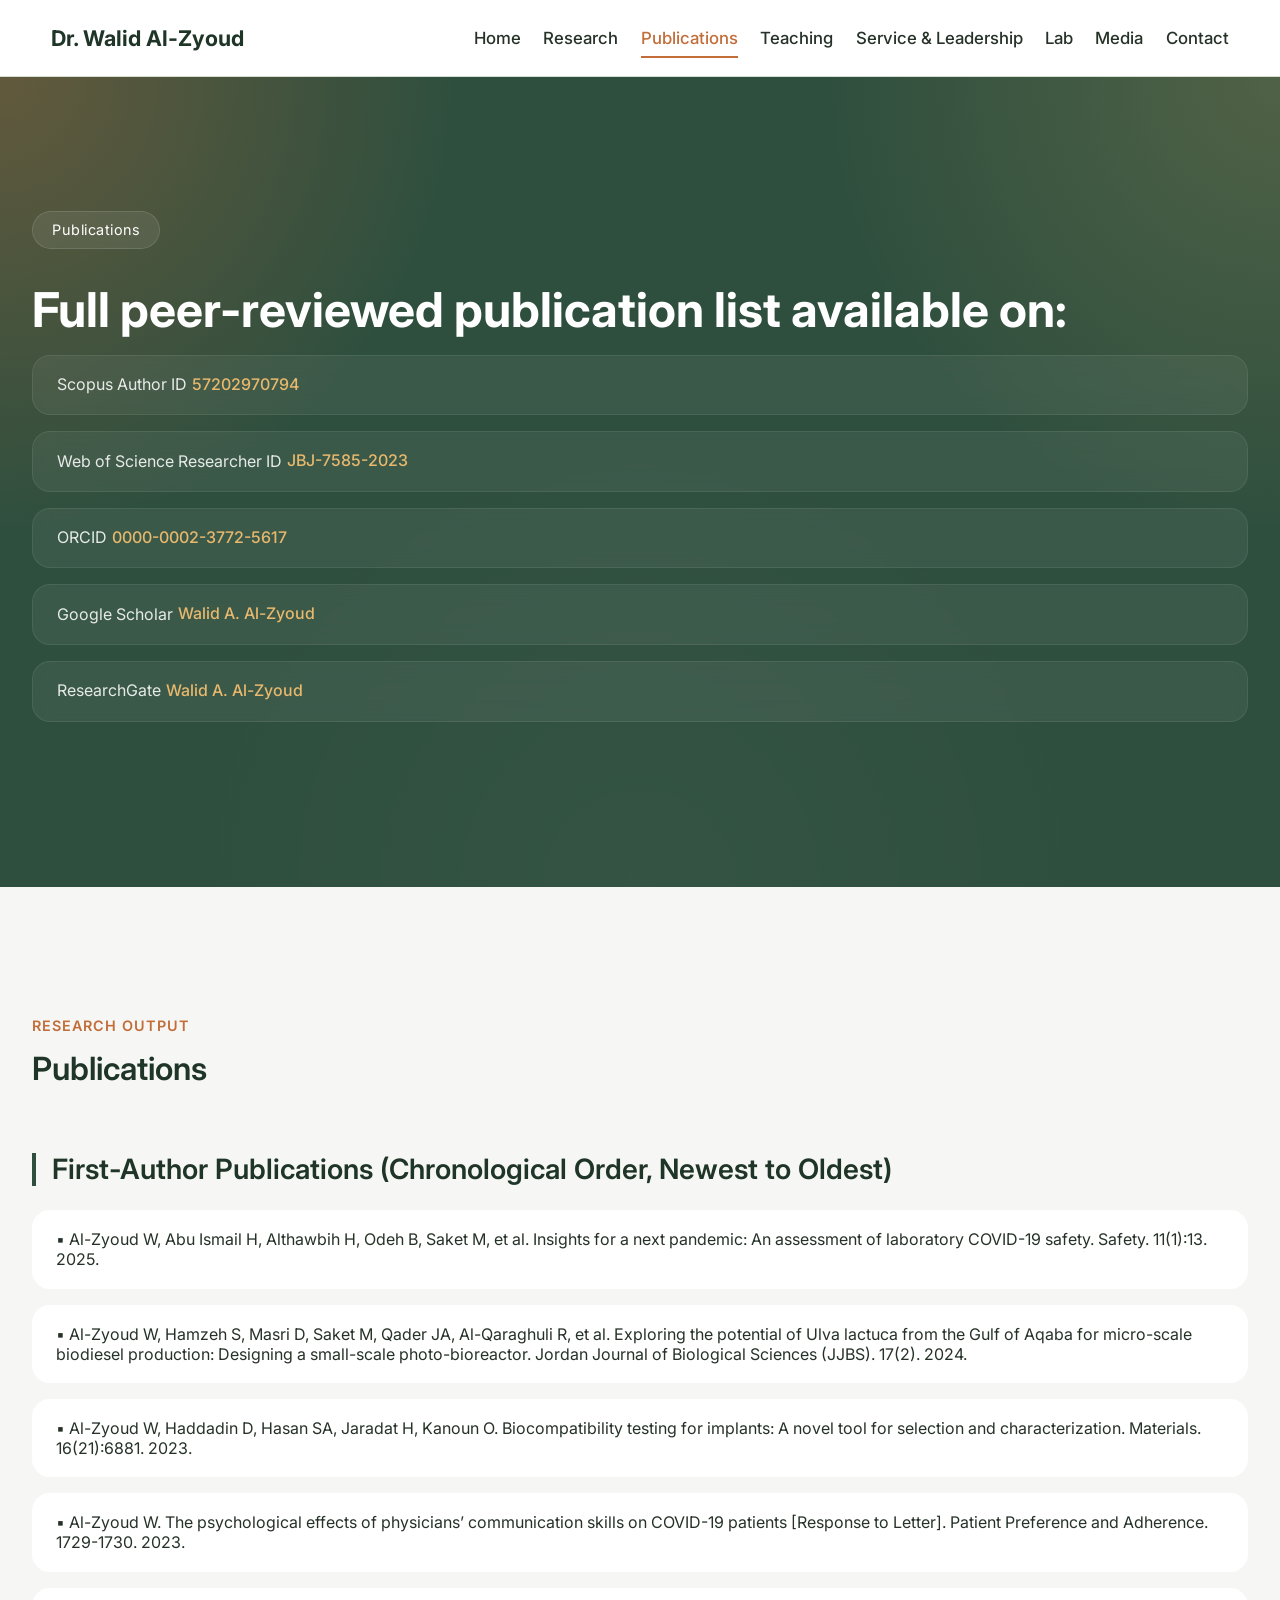
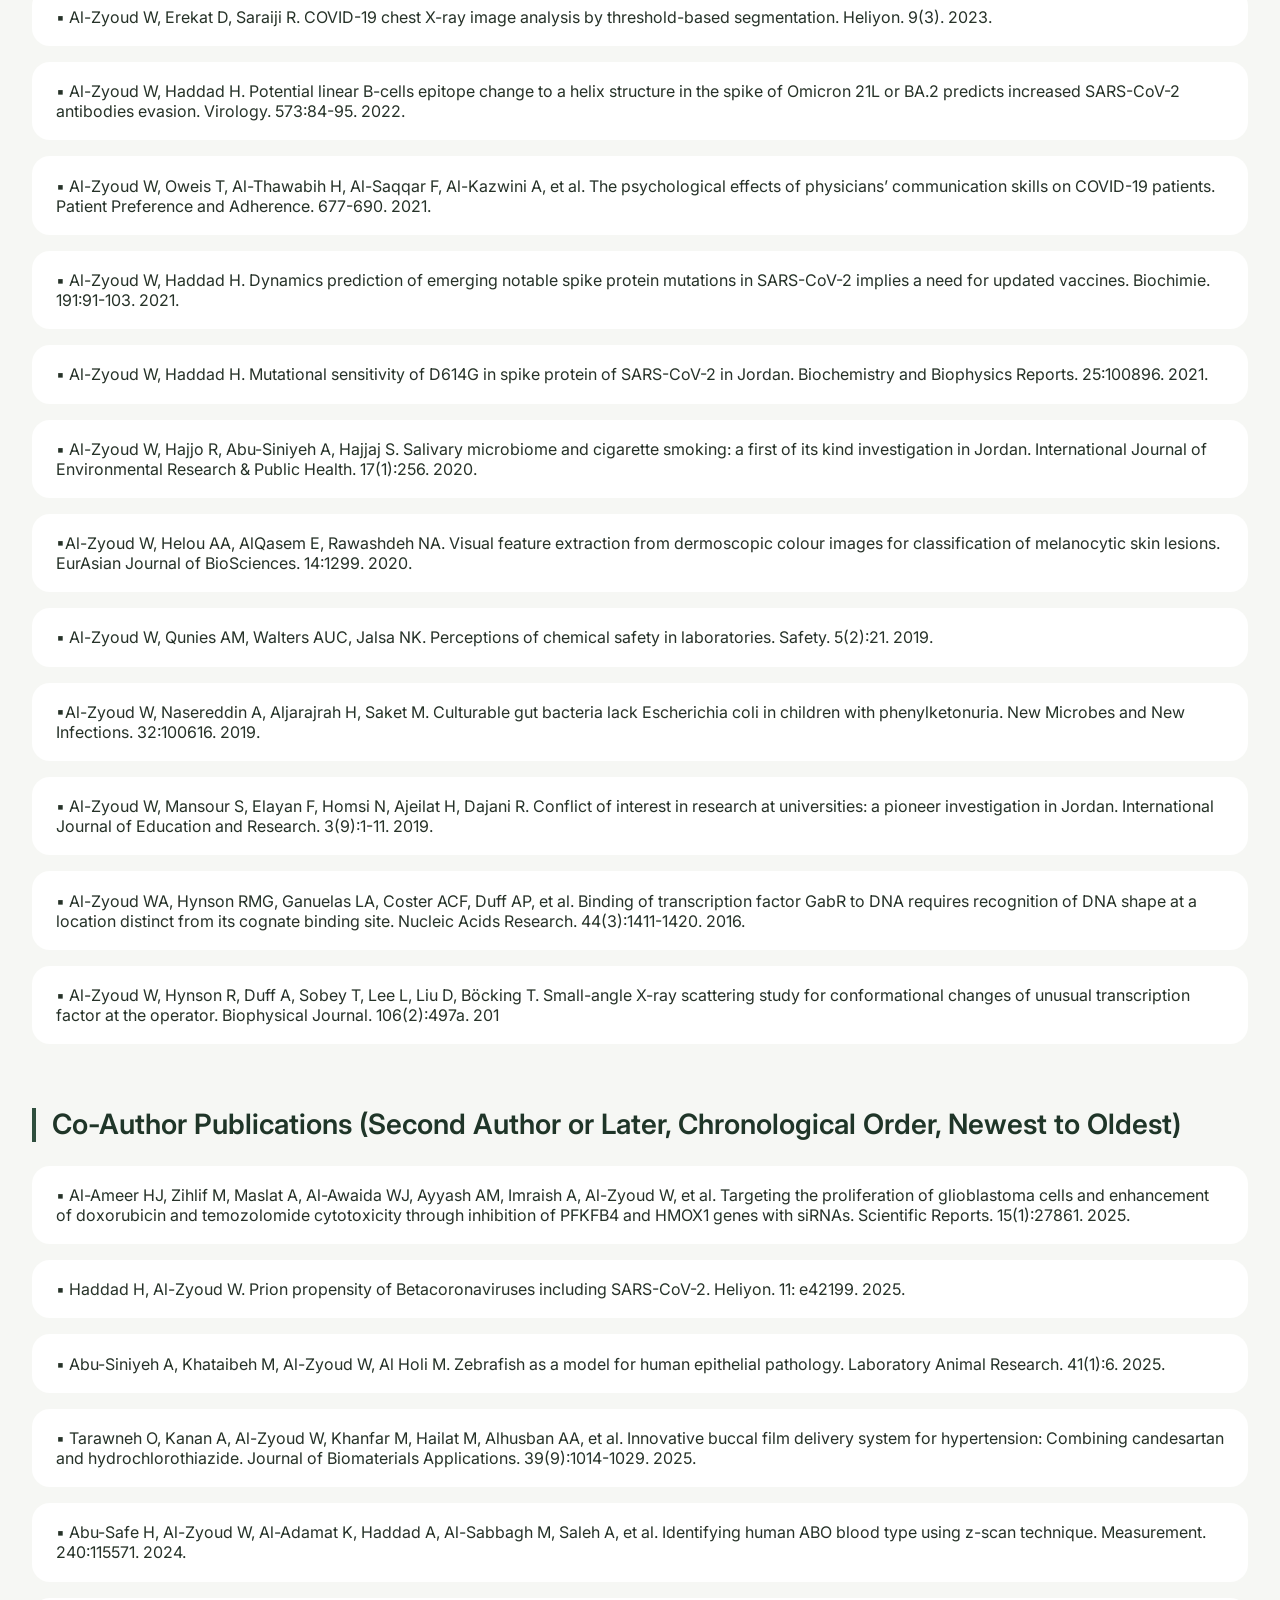
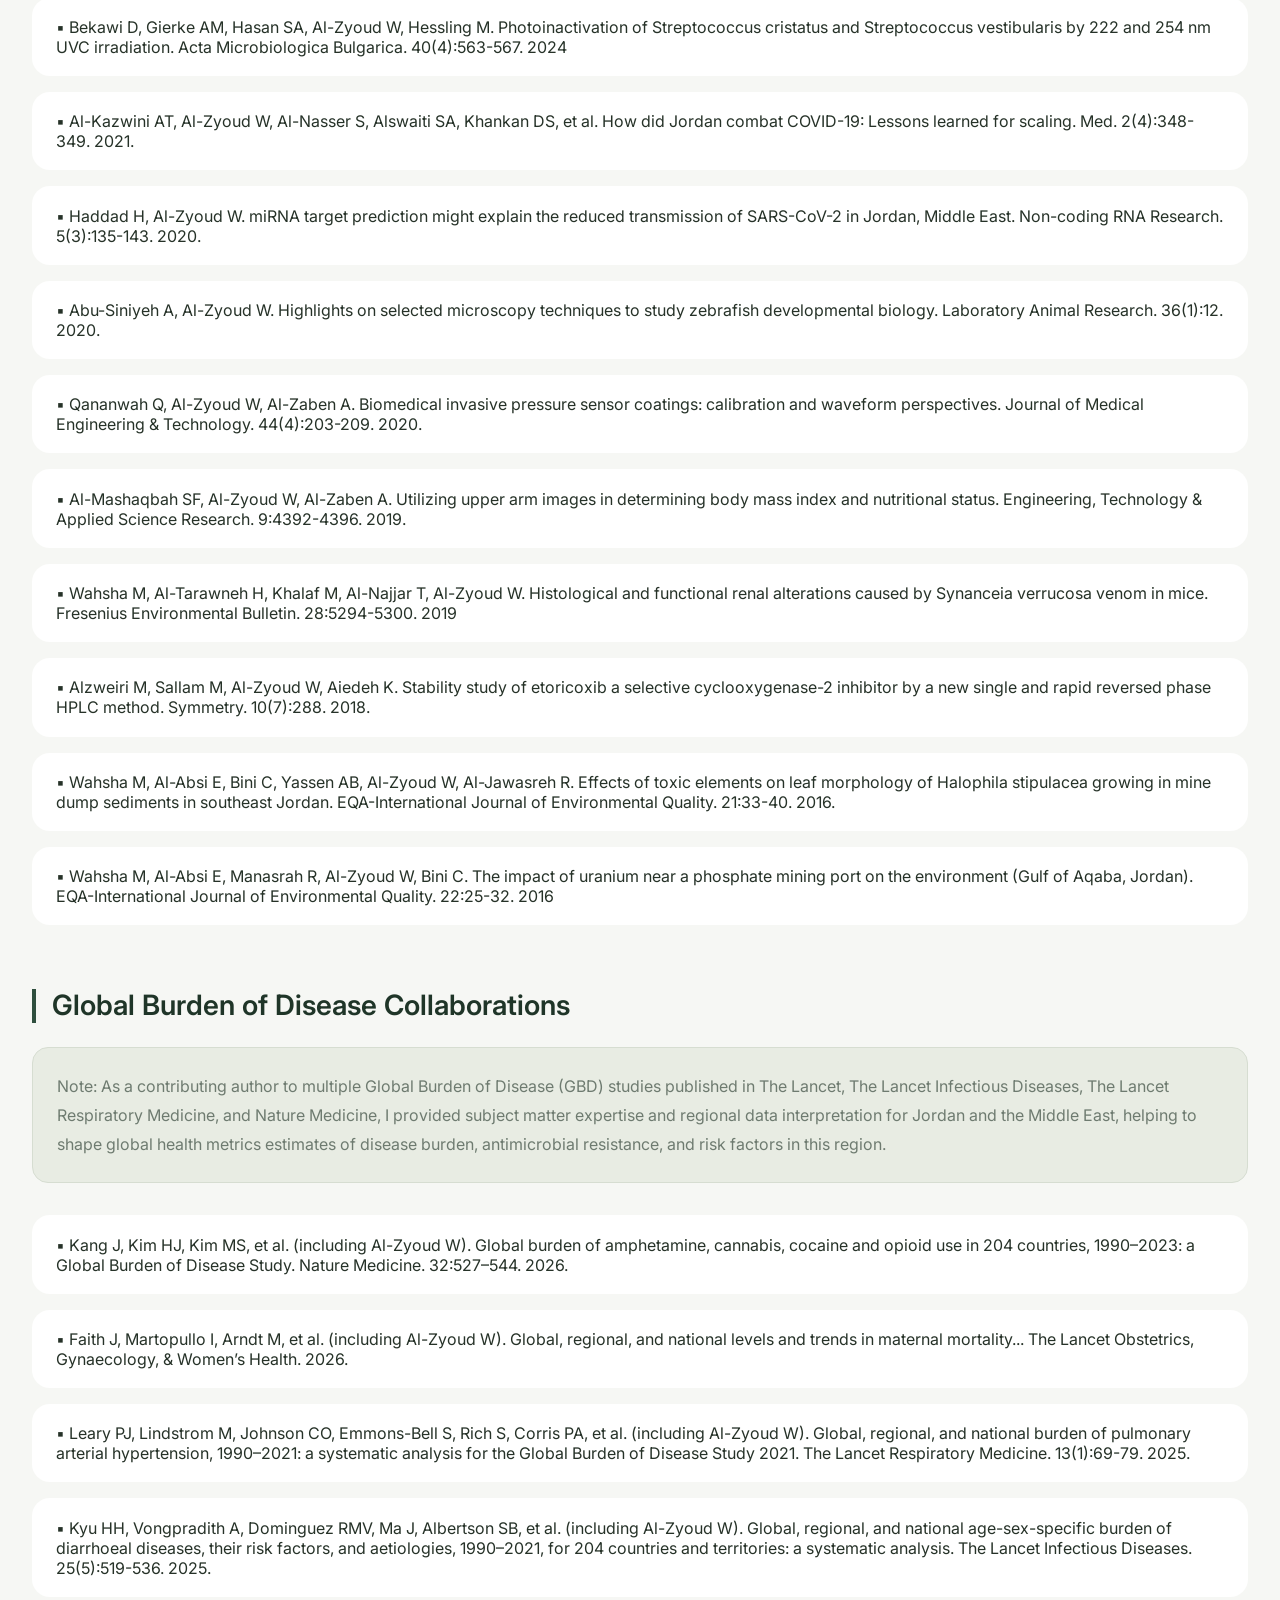
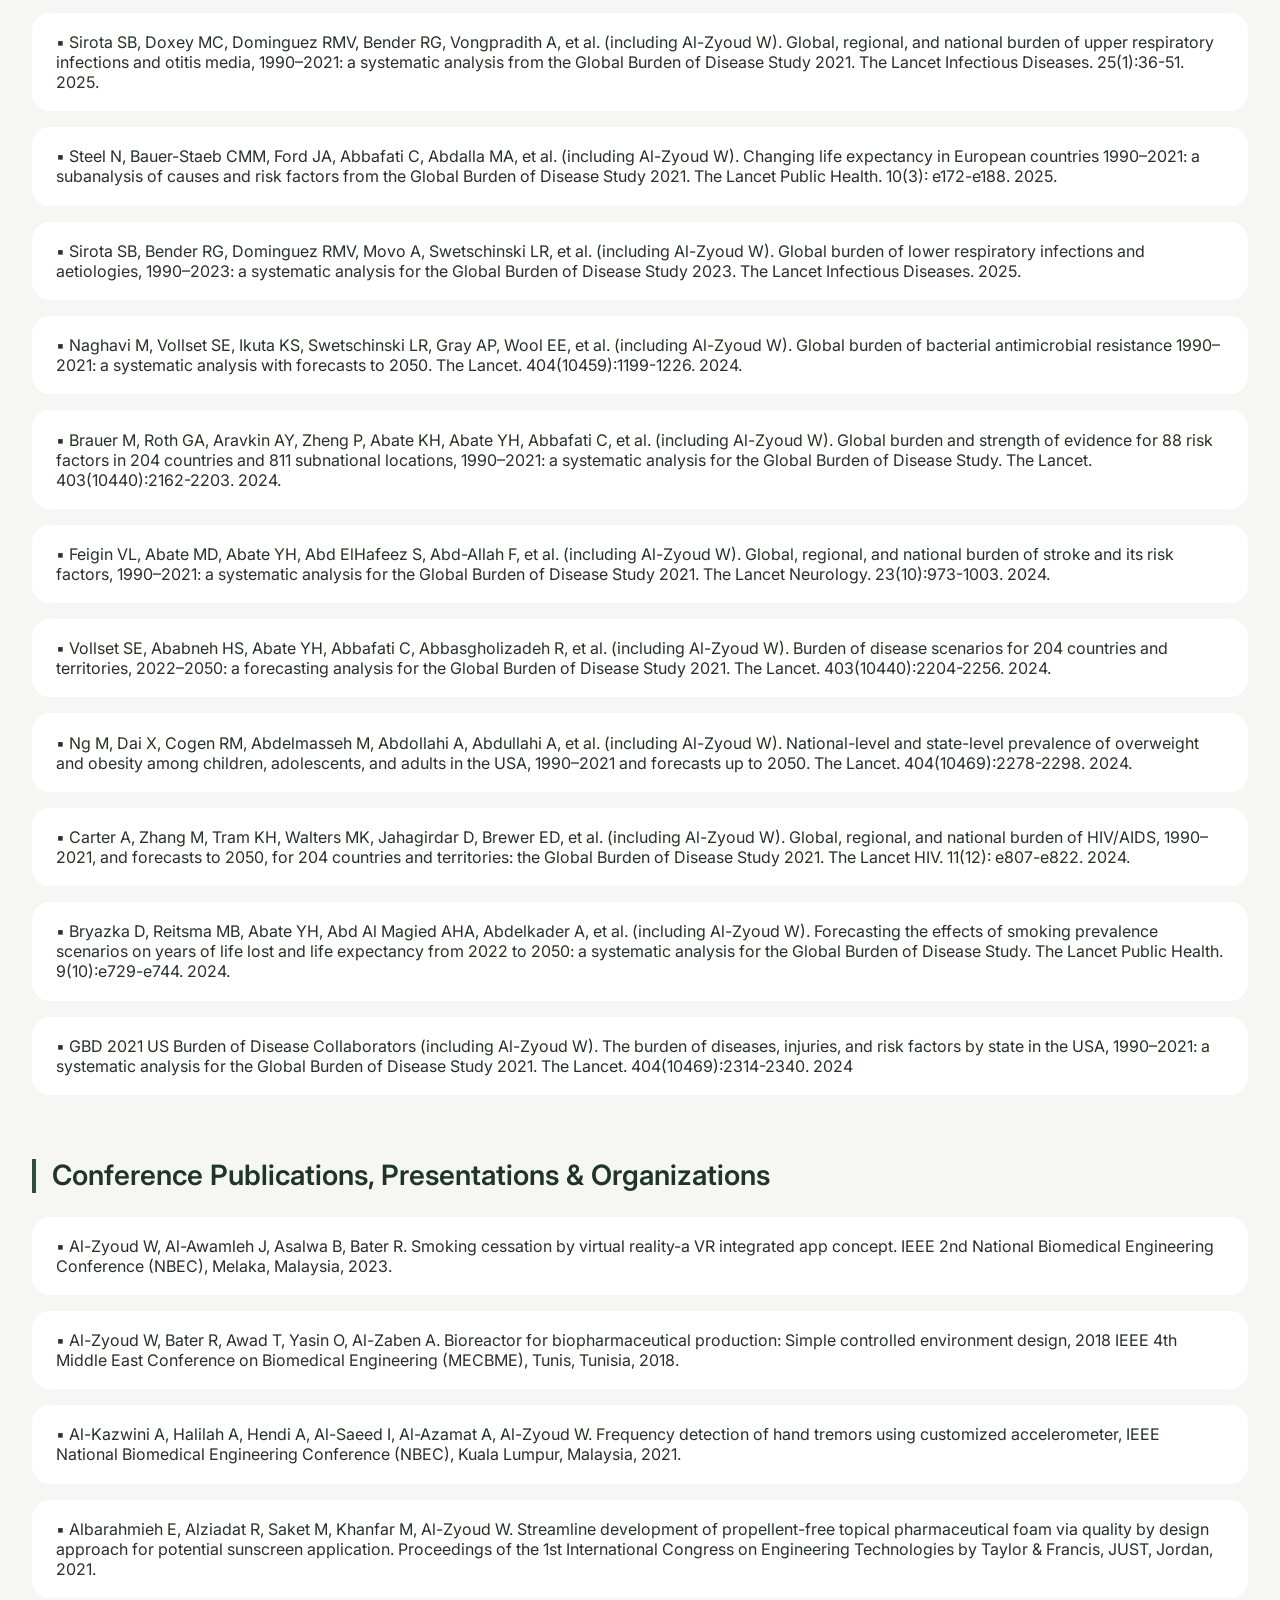
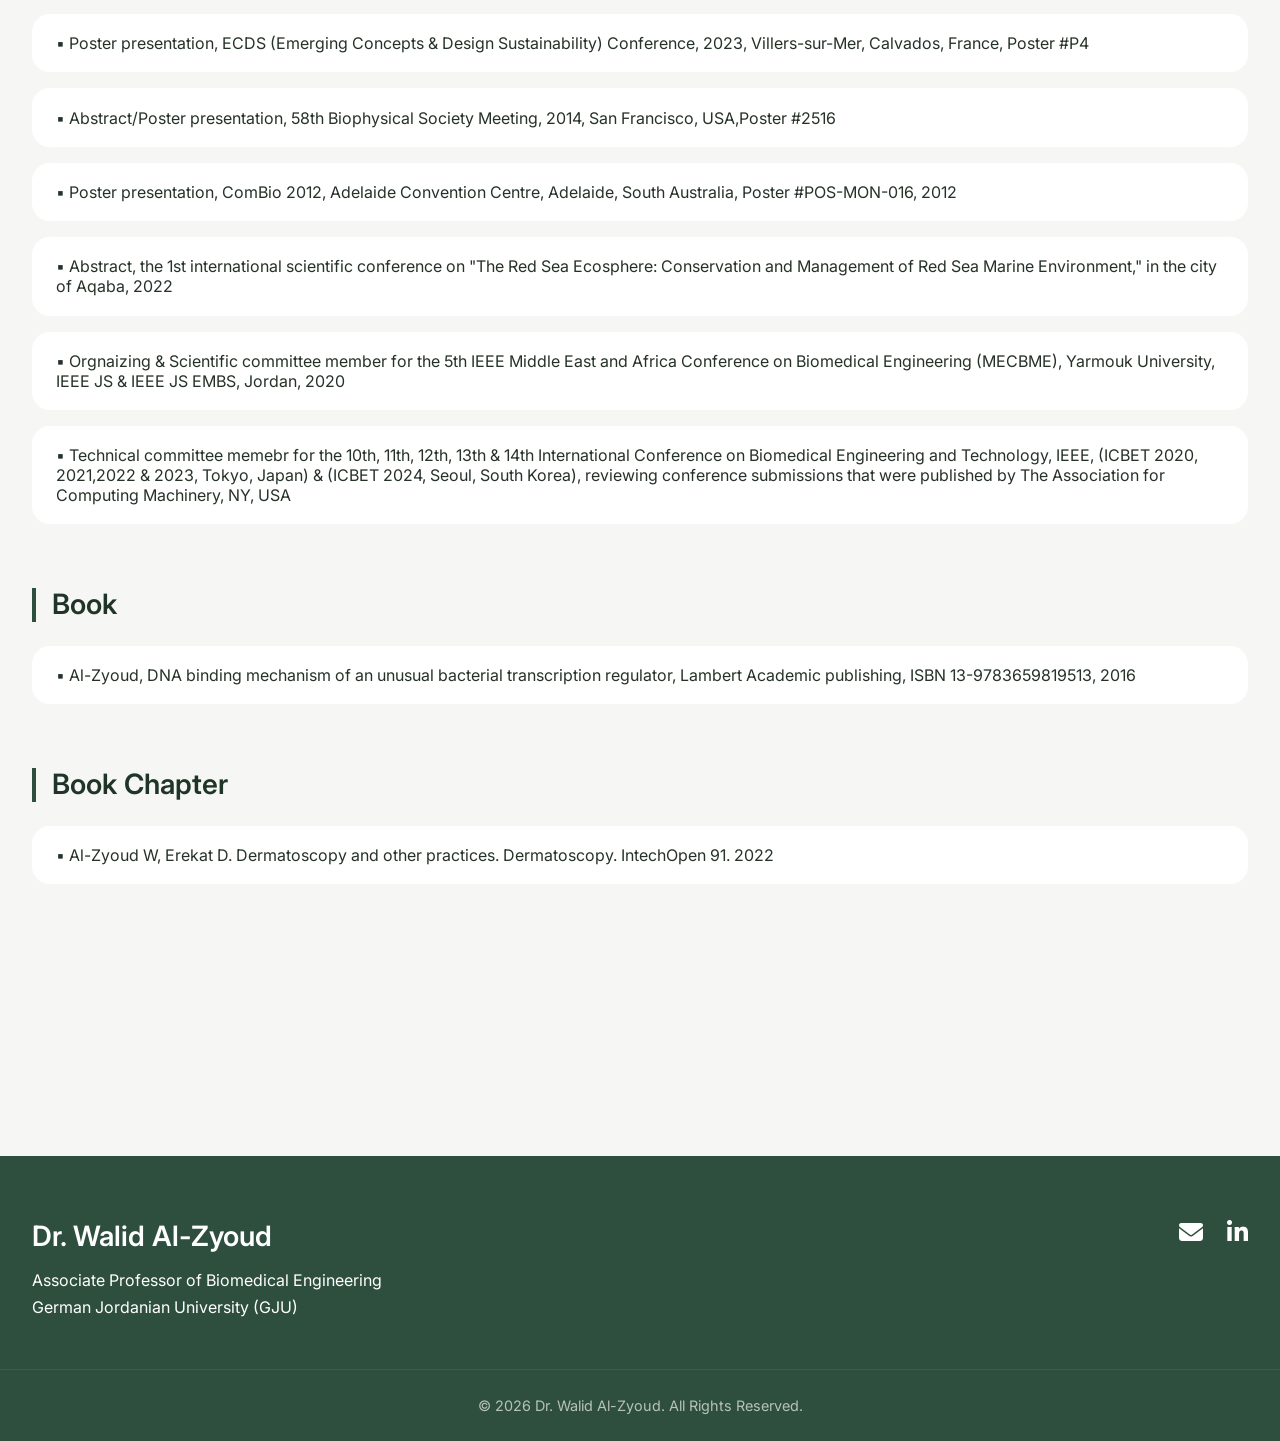
<file: publications.html>
<!DOCTYPE html>
<html lang="en">
<head>
  <meta charset="UTF-8">
  <meta name="viewport" content="width=device-width, initial-scale=1.0">

  <title>Publications | Dr. Walid Al-Zyoud </title>
  <meta name="author" content="Dr. Walid Al-Zyoud">
  <meta name="robots" content="index, follow">
  <meta name="description" content="Browse peer-reviewed publications, conference papers, book chapters, and scientific contributions by Dr. Walid Al-Zyoud.">
  <meta name="keywords"content="Walid Al-Zyoud, Walid Al Zyoud, Biomedical Engineering, Genomics, Molecular Pathology, Biotechnology, Translational Research, Infectious Diseases, Biomedical Research, Clinical Diagnostics, Next Generation Sequencing, NGS, qPCR, AI in Healthcare, Medical AI, Bioinformatics, COVID-19 Research, Biomaterials, Tissue Engineering, German Jordanian University, GJU, Jordan">
  <link rel="canonical" href="https://walidalzyoud7-bot.github.io/dr-walid-website/">
  <link rel="preconnect" href="https://fonts.googleapis.com">
  <link rel="preconnect" href="https://fonts.gstatic.com" crossorigin>
  <link href="https://fonts.googleapis.com/css2?family=Inter:ital,opsz,wght@0,14..32,100..900;1,14..32,100..900&display=swap" rel="stylesheet">
  <!-- Font Awesome -->
   
  <link rel="stylesheet" href="https://cdnjs.cloudflare.com/ajax/libs/font-awesome/5.15.4/css/all.min.css">
    <link
    rel="stylesheet" href="https://cdnjs.cloudflare.com/ajax/libs/font-awesome/6.5.1/css/all.min.css" />
  <link rel="stylesheet" href="styles/styles.css">
  <link rel="stylesheet" href="styles/pages.css">
  <link rel="stylesheet" href="styles/header-footer.css">
</head>


<body>
  <header class="header">

    <a href="index.html" class="logo">
      Dr. Walid Al-Zyoud
    </a>

    <i class="fas fa-bars" id="menu-icon"></i>

    <nav class="navbar">
      <a href="index.html">Home</a>
      <a href="research.html">Research</a>
      <a href="publications.html" class="active">Publications</a>
      <a href="teaching.html">Teaching</a>
      <a href="service.html">Service & Leadership</a>
      <a href="lab.html">Lab</a>
      <a href="media.html">Media</a>
      <a href="contact.html">Contact</a>

    </nav>

  </header>

  <!-- Publications hero section -->
  <section class="hero-section">
    <div class="container">
      <div class="section-hero-div">     

        <span class="hero-tag">
          Publications
        </span>

        <h1 class="white-font">
          Full peer-reviewed publication list available on:
        </h1>

        <div class="research-description">
          <ul>
            <li>
              Scopus Author ID <a href="https://www.scopus.com/authid/detail.uri?authorId=57202970794&adobe_mc=MCMID=68944895466908749531376516482023882586%7CMCORGID=4D6368F454EC41940A4C98A6%40AdobeOrg%7CTS=1771701590">57202970794</a>
            </li>
            <li>
              Web of Science Researcher ID <a href="https://www.webofscience.com/wos/author/record/JBJ-7585-2023">JBJ-7585-2023</a>
            </li>
            <li>
              ORCID <a href="https://orcid.org/0000-0002-3772-5617">0000-0002-3772-5617</a>
            </li>
            <li>
              Google Scholar <a href="https://scholar.google.com/citations?user=I6PN-_0AAAAJ">Walid A. Al-Zyoud</a>
            </li>
            <li>
              ResearchGate<a href="https://www.researchgate.net/profile/Walid-Al-Zyoud"> Walid A. Al-Zyoud</a>
            </li>
          </ul>

        </div>

      </div>

  </div>

  </section>


  <!-- List of publications-->
  <section class="publications-section" id="publications">

    <div class="container">

      <div class="section-header">
        <span class="section-subtitle">Research Output</span>
        <h2>Publications</h2>
      </div>

      <!-- FIRST AUTHOR -->
      <div class="pub-block">

        <h3 class="pub-title">First-Author Publications (Chronological Order, Newest to Oldest)</h3>

        <div class="pub-list">

          <div class="pub-item">▪ Al-Zyoud W, Abu Ismail H, Althawbih H, Odeh B, Saket M, et al. Insights for a next pandemic: An assessment of laboratory COVID-19 safety. Safety. 11(1):13. 2025.</div>

          <div class="pub-item">▪ Al-Zyoud W, Hamzeh S, Masri D, Saket M, Qader JA, Al-Qaraghuli R, et al. Exploring the potential of Ulva lactuca from the Gulf of Aqaba for micro-scale biodiesel production: Designing a small-scale photo-bioreactor. Jordan Journal of Biological Sciences (JJBS). 17(2). 2024.</div>

          <div class="pub-item">▪ Al-Zyoud W, Haddadin D, Hasan SA, Jaradat H, Kanoun O. Biocompatibility testing for implants: A novel tool for selection and characterization. Materials. 16(21):6881. 2023.</div>

          <div class="pub-item">▪ Al-Zyoud W. The psychological effects of physicians’ communication skills on COVID-19 patients [Response to Letter]. Patient Preference and Adherence. 1729-1730. 2023.</div>

          <div class="pub-item">▪ Al-Zyoud W, Erekat D, Saraiji R. COVID-19 chest X-ray image analysis by threshold-based segmentation. Heliyon. 9(3). 2023.</div>

          <div class="pub-item">▪ Al-Zyoud W, Haddad H. Potential linear B-cells epitope change to a helix structure in the spike of Omicron 21L or BA.2 predicts increased SARS-CoV-2 antibodies evasion. Virology. 573:84-95. 2022.</div>

          <div class="pub-item">▪ Al-Zyoud W, Oweis T, Al-Thawabih H, Al-Saqqar F, Al-Kazwini A, et al. The psychological effects of physicians’ communication skills on COVID-19 patients. Patient Preference and Adherence. 677-690. 2021.</div>

          <div class="pub-item">▪ Al-Zyoud W, Haddad H. Dynamics prediction of emerging notable spike protein mutations in SARS-CoV-2 implies a need for updated vaccines. Biochimie. 191:91-103. 2021.</div>

          <div class="pub-item">▪ Al-Zyoud W, Haddad H. Mutational sensitivity of D614G in spike protein of SARS-CoV-2 in Jordan. Biochemistry and Biophysics Reports. 25:100896. 2021.</div>

          <div class="pub-item">▪ Al-Zyoud W, Hajjo R, Abu-Siniyeh A, Hajjaj S. Salivary microbiome and cigarette smoking: a first of its kind investigation in Jordan. International Journal of Environmental Research & Public Health. 17(1):256. 2020.</div>

          <div class="pub-item">▪Al-Zyoud W, Helou AA, AlQasem E, Rawashdeh NA. Visual feature extraction from dermoscopic colour images for classification of melanocytic skin lesions. EurAsian Journal of BioSciences. 14:1299. 2020. </div>
          <div class="pub-item">▪ Al-Zyoud W, Qunies AM, Walters AUC, Jalsa NK. Perceptions of chemical safety in laboratories. Safety. 5(2):21. 2019.</div>
          <div class="pub-item">▪Al-Zyoud W, Nasereddin A, Aljarajrah H, Saket M. Culturable gut bacteria lack Escherichia coli in children with phenylketonuria. New Microbes and New Infections. 32:100616. 2019.</div>
          <div class="pub-item">▪ Al-Zyoud W, Mansour S, Elayan F, Homsi N, Ajeilat H, Dajani R. Conflict of interest in research at universities: a pioneer investigation in Jordan. International Journal of Education and Research. 3(9):1-11. 2019.</div>
          <div class="pub-item">▪ Al-Zyoud WA, Hynson RMG, Ganuelas LA, Coster ACF, Duff AP, et al. Binding of transcription factor GabR to DNA requires recognition of DNA shape at a location distinct from its cognate binding site. Nucleic Acids Research. 44(3):1411-1420. 2016. </div>
          <div class="pub-item">▪ Al-Zyoud W, Hynson R, Duff A, Sobey T, Lee L, Liu D, Böcking T. Small-angle X-ray scattering study for conformational changes of unusual transcription factor at the operator. Biophysical Journal. 106(2):497a. 201</div>

        </div>
      </div>

      <!-- CO AUTHOR -->
      <div class="pub-block">

        <h3 class="pub-title">Co-Author Publications (Second Author or Later, Chronological Order, Newest to Oldest)</h3>

        <div class="pub-list">

          <div class="pub-item">▪ Al-Ameer HJ, Zihlif M, Maslat A, Al-Awaida WJ, Ayyash AM, Imraish A, Al-Zyoud W, et al. Targeting the proliferation of glioblastoma cells and enhancement of doxorubicin and temozolomide cytotoxicity through inhibition of PFKFB4 and HMOX1 genes with siRNAs. Scientific Reports. 15(1):27861. 2025.</div>

          <div class="pub-item">▪ Haddad H, Al-Zyoud W. Prion propensity of Betacoronaviruses including SARS-CoV-2. Heliyon. 11: e42199. 2025.</div>

          <div class="pub-item">▪ Abu-Siniyeh A, Khataibeh M, Al-Zyoud W, Al Holi M. Zebrafish as a model for human epithelial pathology. Laboratory Animal Research. 41(1):6. 2025.</div>
          <div class="pub-item">▪ Tarawneh O, Kanan A, Al-Zyoud W, Khanfar M, Hailat M, Alhusban AA, et al. Innovative buccal film delivery system for hypertension: Combining candesartan and hydrochlorothiazide. Journal of Biomaterials Applications. 39(9):1014-1029. 2025.</div>
          <div class="pub-item">▪ Abu-Safe H, Al-Zyoud W, Al-Adamat K, Haddad A, Al-Sabbagh M, Saleh A, et al. Identifying human ABO blood type using z-scan technique. Measurement. 240:115571. 2024.</div>
          <div class="pub-item">▪ Bekawi D, Gierke AM, Hasan SA, Al-Zyoud W, Hessling M. Photoinactivation of Streptococcus cristatus and Streptococcus vestibularis by 222 and 254 nm UVC irradiation. Acta Microbiologica Bulgarica. 40(4):563-567. 2024</div>
          <div class="pub-item">▪ Al-Kazwini AT, Al-Zyoud W, Al-Nasser S, Alswaiti SA, Khankan DS, et al. How did Jordan combat COVID-19: Lessons learned for scaling. Med. 2(4):348-349. 2021.</div>
          <div class="pub-item">▪ Haddad H, Al-Zyoud W. miRNA target prediction might explain the reduced transmission of SARS-CoV-2 in Jordan, Middle East. Non-coding RNA Research. 5(3):135-143. 2020.</div>
          <div class="pub-item">▪ Abu-Siniyeh A, Al-Zyoud W. Highlights on selected microscopy techniques to study zebrafish developmental biology. Laboratory Animal Research. 36(1):12. 2020.</div>
          <div class="pub-item">▪ Qananwah Q, Al-Zyoud W, Al-Zaben A. Biomedical invasive pressure sensor coatings: calibration and waveform perspectives. Journal of Medical Engineering & Technology. 44(4):203-209. 2020.</div>
          <div class="pub-item">▪ Al-Mashaqbah SF, Al-Zyoud W, Al-Zaben A. Utilizing upper arm images in determining body mass index and nutritional status. Engineering, Technology & Applied Science Research. 9:4392-4396. 2019.</div>
          <div class="pub-item">▪ Wahsha M, Al-Tarawneh H, Khalaf M, Al-Najjar T, Al-Zyoud W. Histological and functional renal alterations caused by Synanceia verrucosa venom in mice. Fresenius Environmental Bulletin. 28:5294-5300. 2019</div>
          <div class="pub-item">▪ Alzweiri M, Sallam M, Al-Zyoud W, Aiedeh K. Stability study of etoricoxib a selective cyclooxygenase-2 inhibitor by a new single and rapid reversed phase HPLC method. Symmetry. 10(7):288. 2018.</div>
          <div class="pub-item">▪ Wahsha M, Al-Absi E, Bini C, Yassen AB, Al-Zyoud W, Al-Jawasreh R. Effects of toxic elements on leaf morphology of Halophila stipulacea growing in mine dump sediments in southeast Jordan. EQA-International Journal of Environmental Quality. 21:33-40. 2016.</div>
          <div class="pub-item">▪ Wahsha M, Al-Absi E, Manasrah R, Al-Zyoud W, Bini C. The impact of uranium near a phosphate mining port on the environment (Gulf of Aqaba, Jordan). EQA-International Journal of Environmental Quality. 22:25-32. 2016</div>

        </div>
      </div>

      <!-- GLOBAL BURDEN -->
      <div class="pub-block">

        <h3 class="pub-title">Global Burden of Disease Collaborations</h3>

        <div class="pub-note">
          Note: As a contributing author to multiple Global Burden of Disease (GBD) studies published in The Lancet, The Lancet Infectious Diseases, The Lancet Respiratory Medicine, and Nature Medicine, I provided subject matter expertise and regional data interpretation for Jordan and the Middle East, helping to shape global health metrics estimates of disease burden, antimicrobial resistance, and risk factors in this region.
        </div>

        <div class="pub-list">
          <div class="pub-item">▪ Kang J, Kim HJ, Kim MS, et al. (including Al-Zyoud W). Global burden of amphetamine, cannabis, cocaine and opioid use in 204 countries, 1990–2023: a Global Burden of Disease Study. Nature Medicine. 32:527–544. 2026.</div>
          <div class="pub-item">▪ Faith J, Martopullo I, Arndt M, et al. (including Al-Zyoud W). Global, regional, and national levels and trends in maternal mortality... The Lancet Obstetrics, Gynaecology, & Women’s Health. 2026.</div>
          
          <div class="pub-item">▪ Leary PJ, Lindstrom M, Johnson CO, Emmons-Bell S, Rich S, Corris PA, et al. (including Al-Zyoud W). Global, regional, and national burden of pulmonary arterial hypertension, 1990–2021: a systematic analysis for the Global Burden of Disease Study 2021. The Lancet Respiratory Medicine. 13(1):69-79. 2025.</div>
          <div class="pub-item">▪ Kyu HH, Vongpradith A, Dominguez RMV, Ma J, Albertson SB, et al. (including Al-Zyoud W). Global, regional, and national age-sex-specific burden of diarrhoeal diseases, their risk factors, and aetiologies, 1990–2021, for 204 countries and territories: a systematic analysis. The Lancet Infectious Diseases. 25(5):519-536. 2025.</div>
          <div class="pub-item">▪ Sirota SB, Doxey MC, Dominguez RMV, Bender RG, Vongpradith A, et al. (including Al-Zyoud W). Global, regional, and national burden of upper respiratory infections and otitis media, 1990–2021: a systematic analysis from the Global Burden of Disease Study 2021. The Lancet Infectious Diseases. 25(1):36-51. 2025.</div>
          <div class="pub-item">▪ Steel N, Bauer-Staeb CMM, Ford JA, Abbafati C, Abdalla MA, et al. (including Al-Zyoud W). Changing life expectancy in European countries 1990–2021: a subanalysis of causes and risk factors from the Global Burden of Disease Study 2021. The Lancet Public Health. 10(3): e172-e188. 2025.</div>
          <div class="pub-item">▪ Sirota SB, Bender RG, Dominguez RMV, Movo A, Swetschinski LR, et al. (including Al-Zyoud W). Global burden of lower respiratory infections and aetiologies, 1990–2023: a systematic analysis for the Global Burden of Disease Study 2023. The Lancet Infectious Diseases. 2025.</div>
          <div class="pub-item">▪ Naghavi M, Vollset SE, Ikuta KS, Swetschinski LR, Gray AP, Wool EE, et al. (including Al-Zyoud W). Global burden of bacterial antimicrobial resistance 1990–2021: a systematic analysis with forecasts to 2050. The Lancet. 404(10459):1199-1226. 2024.</div>
          <div class="pub-item">▪ Brauer M, Roth GA, Aravkin AY, Zheng P, Abate KH, Abate YH, Abbafati C, et al. (including Al-Zyoud W). Global burden and strength of evidence for 88 risk factors in 204 countries and 811 subnational locations, 1990–2021: a systematic analysis for the Global Burden of Disease Study. The Lancet. 403(10440):2162-2203. 2024.</div>
          <div class="pub-item">▪ Feigin VL, Abate MD, Abate YH, Abd ElHafeez S, Abd-Allah F, et al. (including Al-Zyoud W). Global, regional, and national burden of stroke and its risk factors, 1990–2021: a systematic analysis for the Global Burden of Disease Study 2021. The Lancet Neurology. 23(10):973-1003. 2024.</div>
          <div class="pub-item">▪ Vollset SE, Ababneh HS, Abate YH, Abbafati C, Abbasgholizadeh R, et al. (including Al-Zyoud W). Burden of disease scenarios for 204 countries and territories, 2022–2050: a forecasting analysis for the Global Burden of Disease Study 2021. The Lancet. 403(10440):2204-2256. 2024.</div>
          <div class="pub-item">▪ Ng M, Dai X, Cogen RM, Abdelmasseh M, Abdollahi A, Abdullahi A, et al. (including Al-Zyoud W). National-level and state-level prevalence of overweight and obesity among children, adolescents, and adults in the USA, 1990–2021 and forecasts up to 2050. The Lancet. 404(10469):2278-2298. 2024.</div>
          <div class="pub-item">▪ Carter A, Zhang M, Tram KH, Walters MK, Jahagirdar D, Brewer ED, et al. (including Al-Zyoud W). Global, regional, and national burden of HIV/AIDS, 1990–2021, and forecasts to 2050, for 204 countries and territories: the Global Burden of Disease Study 2021. The Lancet HIV. 11(12): e807-e822. 2024.</div>
          <div class="pub-item">▪ Bryazka D, Reitsma MB, Abate YH, Abd Al Magied AHA, Abdelkader A, et al. (including Al-Zyoud W). Forecasting the effects of smoking prevalence scenarios on years of life lost and life expectancy from 2022 to 2050: a systematic analysis for the Global Burden of Disease Study. The Lancet Public Health. 9(10):e729-e744. 2024.</div>
          <div class="pub-item">▪ GBD 2021 US Burden of Disease Collaborators (including Al-Zyoud W). The burden of diseases, injuries, and risk factors by state in the USA, 1990–2021: a systematic analysis for the Global Burden of Disease Study 2021. The Lancet. 404(10469):2314-2340. 2024</div>

          
        </div>

      </div>

      <!-- CONFERENCES -->
      <div class="pub-block">

        <h3 class="pub-title">Conference Publications, Presentations & Organizations</h3>

        <div class="pub-list">
          <div class="pub-item">▪ Al-Zyoud W, Al-Awamleh J, Asalwa B, Bater R. Smoking cessation by virtual reality-a VR integrated app concept. IEEE 2nd National Biomedical Engineering Conference (NBEC), Melaka, Malaysia, 2023.</div>
          <div class="pub-item">▪ Al-Zyoud W, Bater R, Awad T, Yasin O, Al-Zaben A. Bioreactor for biopharmaceutical production: Simple controlled environment design, 2018 IEEE 4th Middle East Conference on Biomedical Engineering (MECBME), Tunis, Tunisia, 2018.</div>
          <div class="pub-item">▪ Al-Kazwini A, Halilah A, Hendi A, Al-Saeed I, Al-Azamat A, Al-Zyoud W. Frequency detection of hand tremors using customized accelerometer, IEEE National Biomedical Engineering Conference (NBEC), Kuala Lumpur, Malaysia, 2021.</div>
          <div class="pub-item">▪ Albarahmieh E, Alziadat R, Saket M, Khanfar M, Al-Zyoud W. Streamline development of propellent-free topical pharmaceutical foam via quality by design approach for potential sunscreen application. Proceedings of the 1st International Congress on Engineering Technologies by Taylor & Francis, JUST, Jordan, 2021.</div>
          <div class="pub-item">▪ Poster presentation, ECDS (Emerging Concepts & Design Sustainability) Conference, 2023, Villers-sur-Mer, Calvados, France, Poster #P4</div>
          <div class="pub-item">▪ Abstract/Poster presentation, 58th Biophysical Society Meeting, 2014, San Francisco, USA,Poster #2516</div>
          <div class="pub-item">▪ Poster presentation, ComBio 2012, Adelaide Convention Centre, Adelaide, South Australia, Poster #POS-MON-016, 2012</div>
          <div class="pub-item">▪ Abstract, the 1st international scientific conference on "The Red Sea Ecosphere: Conservation and Management of Red Sea Marine Environment," in the city of Aqaba, 2022</div>
          <div class="pub-item">▪ Orgnaizing & Scientific committee member for the 5th IEEE Middle East and Africa Conference on Biomedical Engineering (MECBME), Yarmouk University, IEEE JS & IEEE JS EMBS, Jordan, 2020</div>
          <div class="pub-item">▪ Technical committee memebr for the 10th, 11th, 12th, 13th & 14th International Conference on Biomedical Engineering and Technology, IEEE, (ICBET 2020, 2021,2022 & 2023, Tokyo, Japan) & (ICBET 2024, Seoul, South Korea), reviewing conference submissions that were published by The Association for Computing Machinery, NY, USA</div>

        </div>

      </div>

      <!-- BOOKS -->
      <div class="pub-block">

        <h3 class="pub-title">Book</h3>

        <div class="pub-list">
          <div class="pub-item">▪ Al-Zyoud, DNA binding mechanism of an unusual bacterial transcription regulator, Lambert Academic publishing, ISBN 13-9783659819513, 2016</div>
          
        </div>

      </div>
      <!-- BOOKS -->
      <div class="pub-block">

        <h3 class="pub-title">Book Chapter</h3>

        <div class="pub-list">

          <div class="pub-item">▪ Al-Zyoud W, Erekat D. Dermatoscopy and other practices. Dermatoscopy. IntechOpen 91. 2022</div>
        </div>

      </div>

    </div>

  </section>
  
    <!-- Footer section-->
    <footer class="footer">
      <div class="container footer-container">

        
        <div class="footer-text">
          <h3>Dr. Walid Al-Zyoud</h3>
          <p>
            Associate Professor of Biomedical Engineering <br>
            German Jordanian University (GJU)
          </p>
        </div>

        <div class="footer-links">
          <a href="mailto:walid.alzyoud@gju.edu.jo">
            <i class="fas fa-envelope"></i>
          </a>
          <a href="https://www.linkedin.com/in/walid-al-zyoud-ph-d-5011b473/" target="_blank">
            <i class="fab fa-linkedin-in"></i>
          </a>
        </div>
      </div>

      <!-- Bottom -->
      <div class="footer-bottom">
        <p>
          © 2026 Dr. Walid Al-Zyoud. All Rights Reserved.
        </p>
      </div>

    </footer>
    <script src="script/script.js"></script>







</body>
</html>
</file>
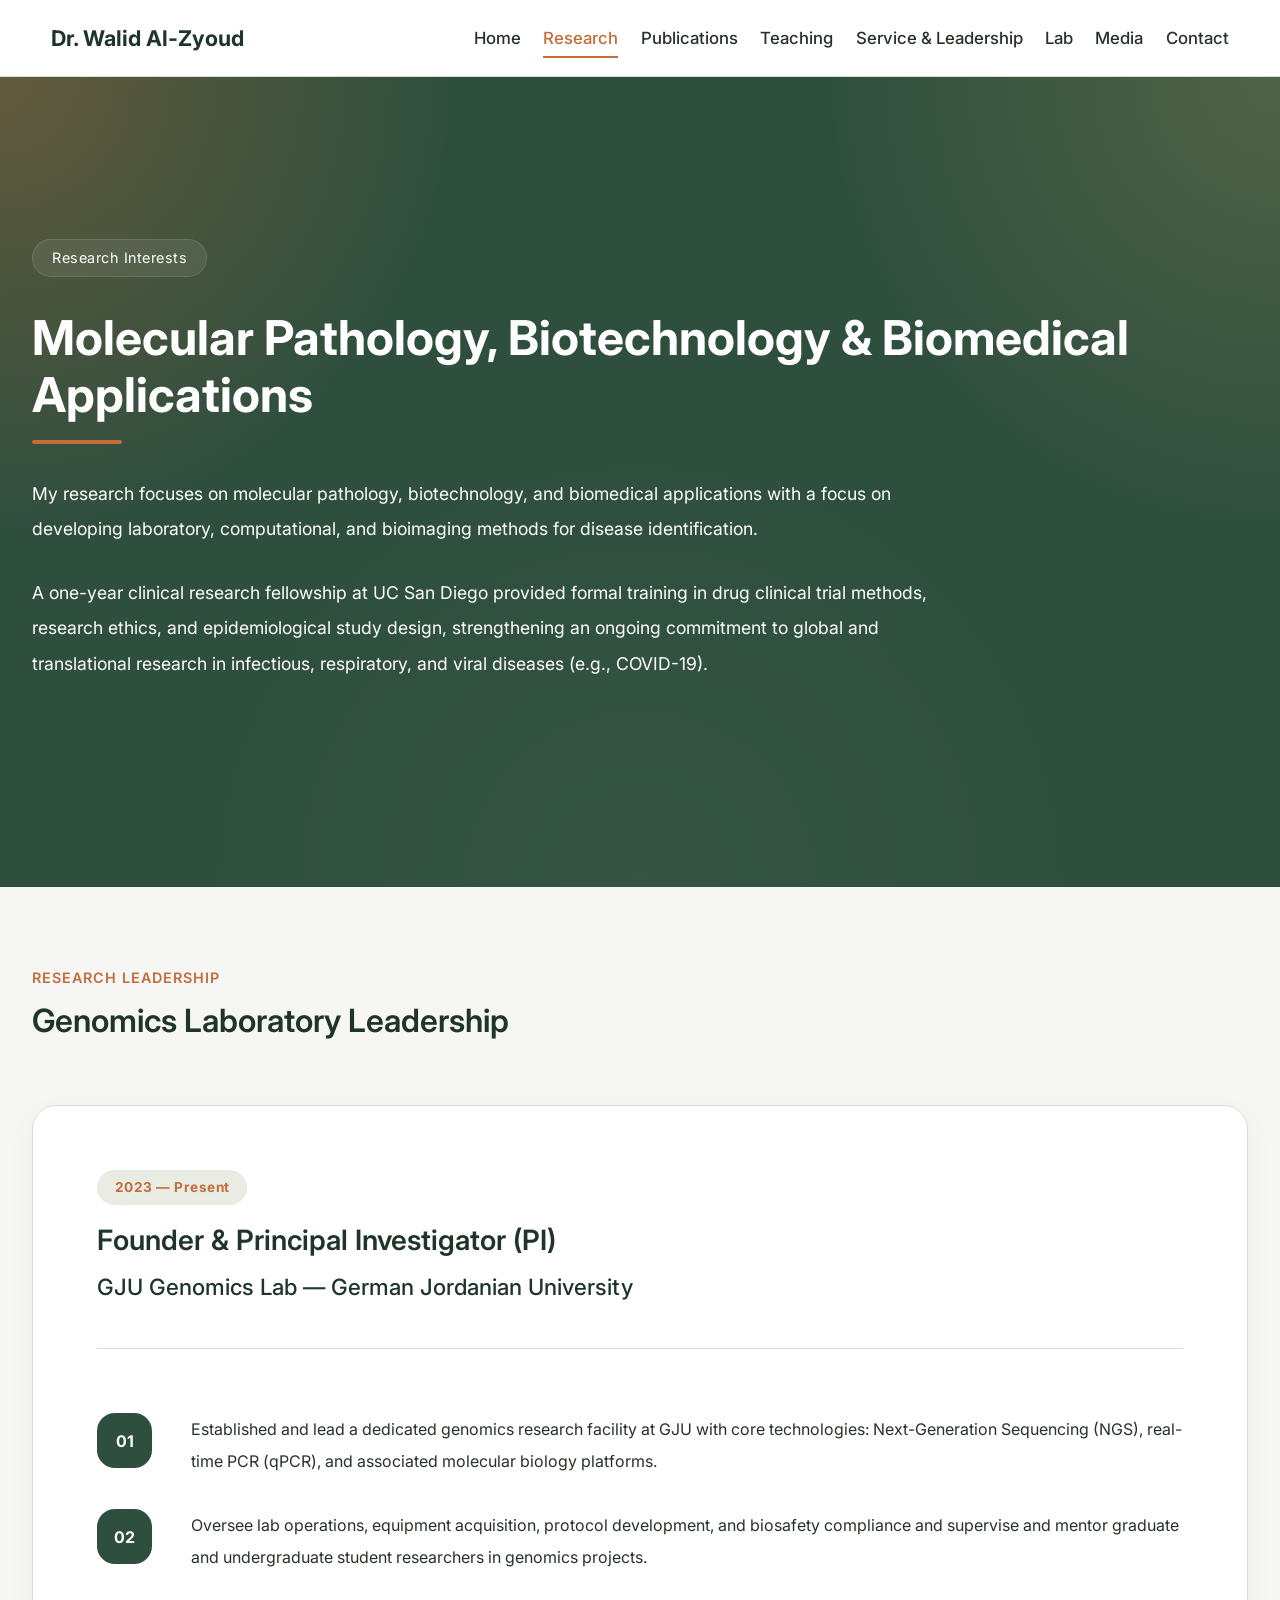
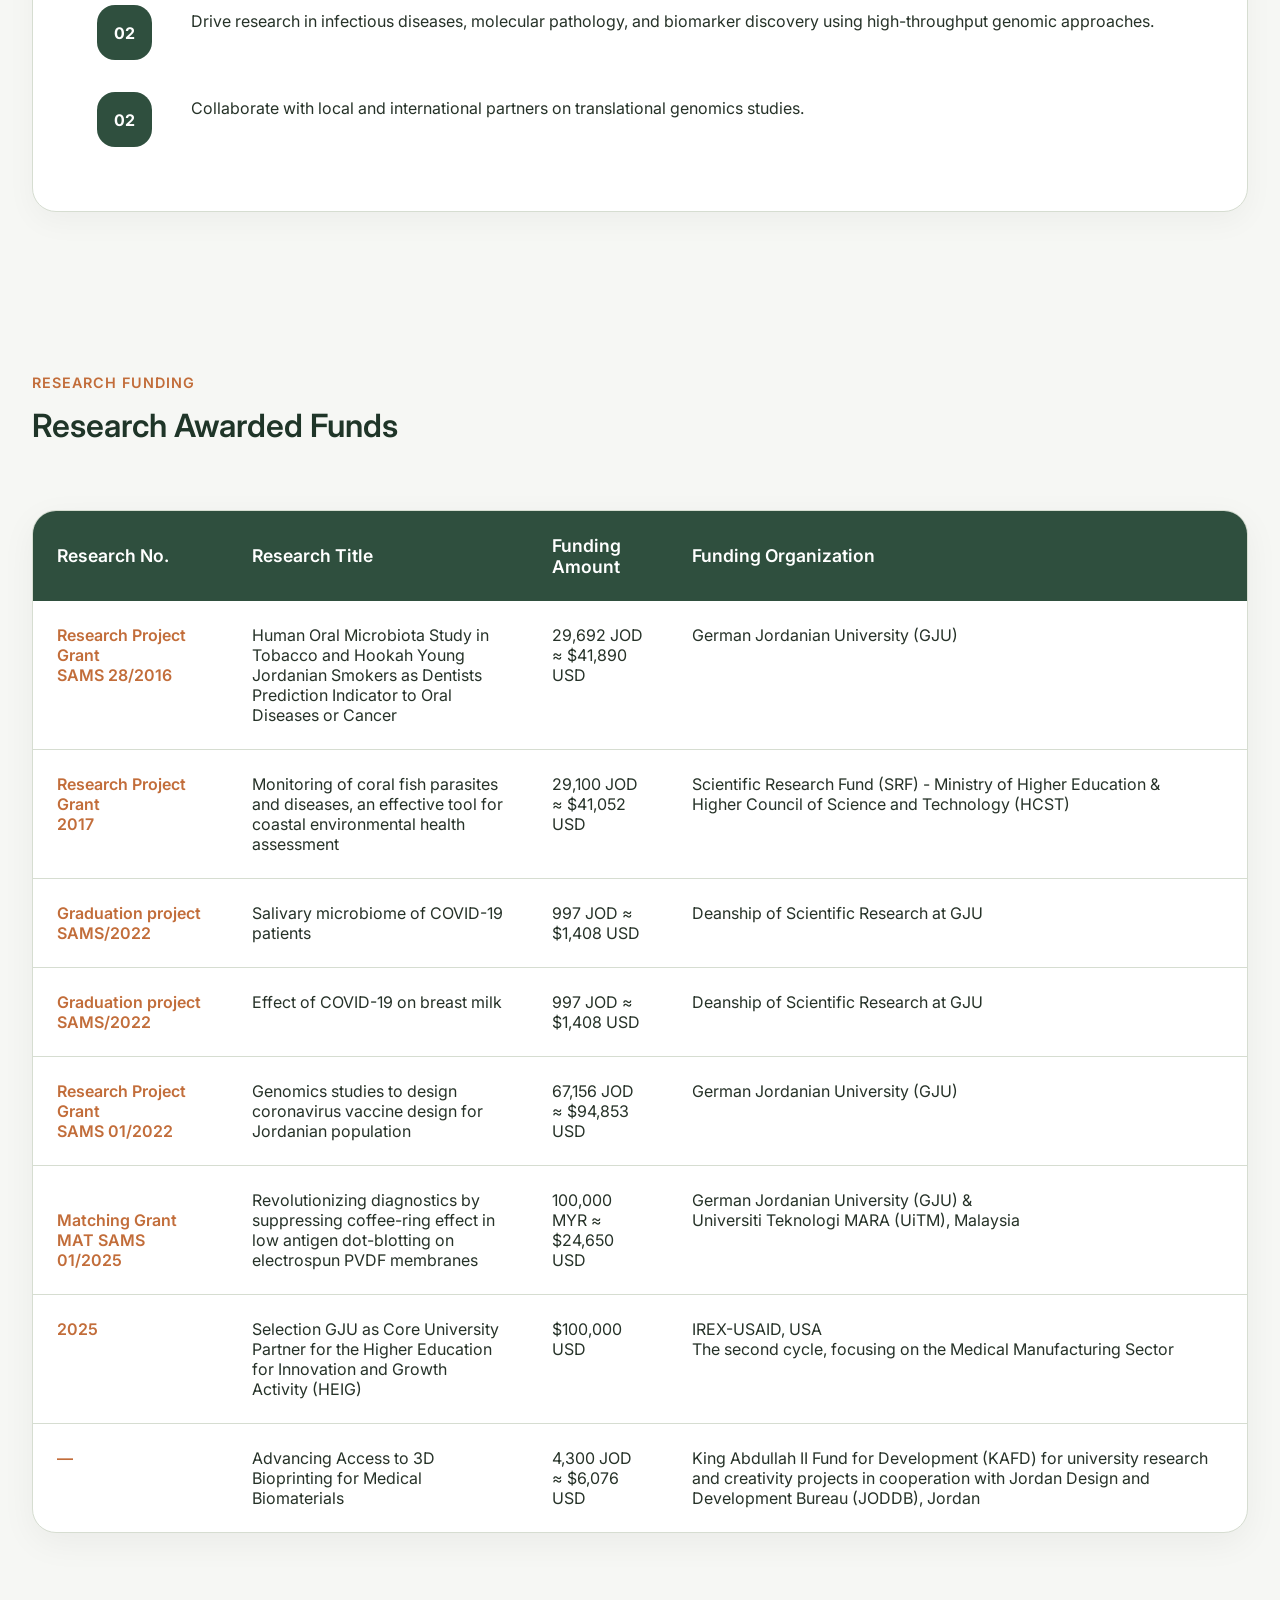
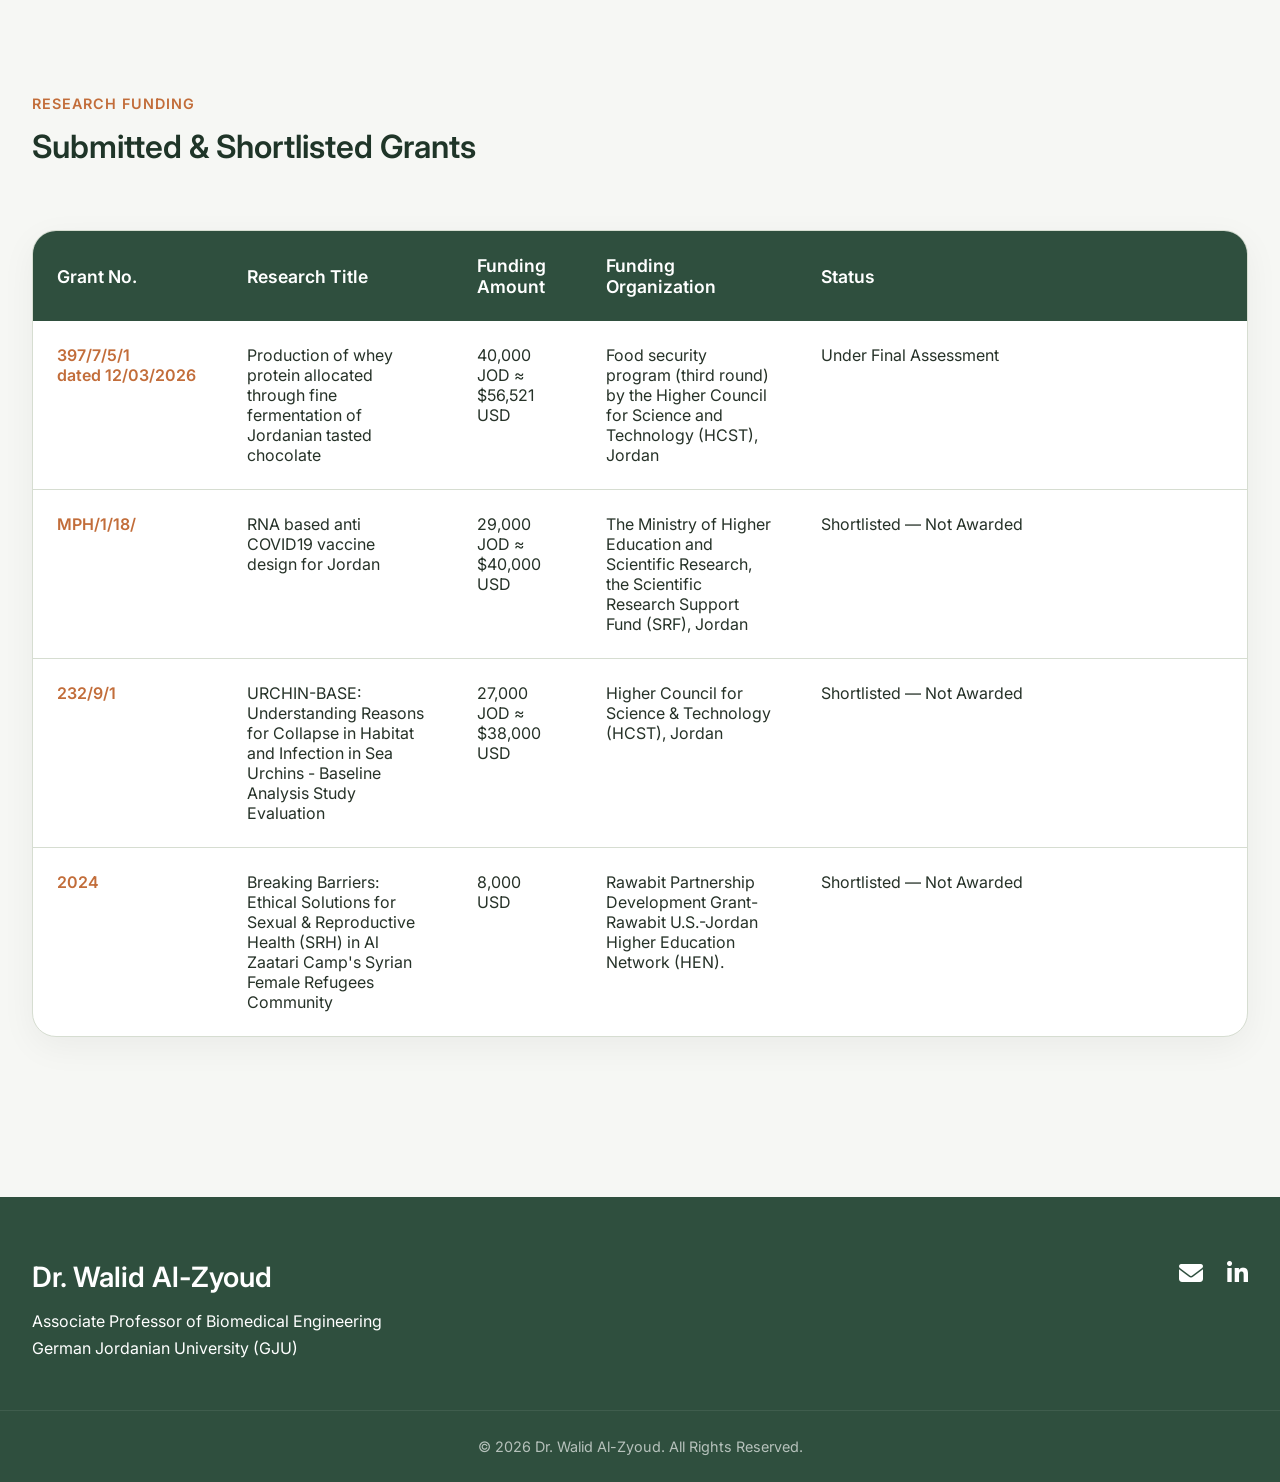
<file: research.html>
<!DOCTYPE html>
<html lang="en">
<head>
  <meta charset="UTF-8">
  <meta name="viewport" content="width=device-width, initial-scale=1.0">

  <title>Research | Dr. Walid Al-Zyoud</title>
  
  <meta name="author" content="Dr. Walid Al-Zyoud">
  <meta name="robots" content="index, follow">  
  <meta name="description" content="Explore the research of Dr. Walid Al-Zyoud in genomics, molecular pathology, biotechnology, infectious diseases, biomedical engineering, diagnostics, and AI-driven healthcare.">

  <meta name="keywords"content="Walid Al-Zyoud, Walid Al Zyoud, Biomedical Engineering, Genomics, Molecular Pathology, Biotechnology, Translational Research, Infectious Diseases, Biomedical Research, Clinical Diagnostics, Next Generation Sequencing, NGS, qPCR, AI in Healthcare, Medical AI, Bioinformatics, COVID-19 Research, Biomaterials, Tissue Engineering, German Jordanian University, GJU, Jordan">
  <link rel="canonical" href="https://walidalzyoud7-bot.github.io/dr-walid-website/">
  <link rel="preconnect" href="https://fonts.googleapis.com">
  <link rel="preconnect" href="https://fonts.gstatic.com" crossorigin>
  <link href="https://fonts.googleapis.com/css2?family=Inter:ital,opsz,wght@0,14..32,100..900;1,14..32,100..900&display=swap" rel="stylesheet">
  <!-- Font Awesome -->
   
  <link rel="stylesheet" href="https://cdnjs.cloudflare.com/ajax/libs/font-awesome/5.15.4/css/all.min.css">
    <link
    rel="stylesheet" href="https://cdnjs.cloudflare.com/ajax/libs/font-awesome/6.5.1/css/all.min.css" />
  <link rel="stylesheet" href="styles/styles.css">
  <link rel="stylesheet" href="styles/pages.css">
  <link rel="stylesheet" href="styles/header-footer.css">
</head>


<body>
  <header class="header">

    <a href="index.html" class="logo">
      Dr. Walid Al-Zyoud
    </a>

    <i class="fas fa-bars" id="menu-icon"></i>

    <nav class="navbar">
      <a href="index.html" >Home</a>
      <a href="research.html" class="active">Research</a>
      <a href="publications.html">Publications</a>
      <a href="teaching.html">Teaching</a>
      <a href="service.html">Service & Leadership</a>
      <a href="lab.html">Lab</a>
      <a href="media.html">Media</a>
      <a href="contact.html">Contact</a>
    </nav>

  </header>

  
  <!-- Research Hero Section-->
  <section class="hero-section">

    <div class="container">

      <div class="section-hero-div">     

        <span class="hero-tag">
          Research Interests
        </span>

        <h1 class="white-font">
          Molecular Pathology, Biotechnology &
          Biomedical Applications
        </h1>

        <div class="hero-description">
          <p>
            My research focuses on molecular pathology, biotechnology, and biomedical applications with a focus on developing laboratory, computational, and bioimaging methods for disease identification.
          </p>

          <p>
            A one-year clinical research fellowship at UC San Diego provided formal training in drug clinical trial methods, research ethics, and epidemiological study design, strengthening an ongoing commitment to global and translational research in infectious, respiratory, and viral diseases (e.g., COVID-19).
          </p>

        </div>

      </div>

    </div>
  </section>

  <!-- Genomics Section-->
  <section>
    <div class="container">

      <div class="section-header">
        <span class="section-subtitle">
          Research Leadership
        </span>
        <h2>Genomics Laboratory Leadership</h2>
      </div>

      <div class="genomics-card">
          
        <!--card header -->
        <div class="genomics-top">
          <div>
            <span class="genomics-date">
              2023 — Present
            </span>          
            <h3>
                Founder & Principal Investigator (PI)
            </h3>
            <h4>
              GJU Genomics Lab — German Jordanian University
            </h4>
          </div>
        </div>

        <!-- Card Content -->
        <div class="genomics-content">
          
          <!-- item 1-->
          <div class="genomics-item">
            <span class="genomics-number">
              01
            </span>
            <p>
              Established and lead a dedicated genomics research facility at GJU with core technologies: Next-Generation Sequencing (NGS), real-time PCR (qPCR), and associated molecular biology platforms.
            </p>
          </div>

          <!-- item 2-->
          <div class="genomics-item">
            <span class="genomics-number">
              02
            </span>
            <p>
              Oversee lab operations, equipment acquisition, protocol development, and biosafety compliance and supervise and mentor graduate and undergraduate student researchers in genomics projects.
            </p>
          </div>

          <!-- item 3-->
          <div class="genomics-item">
            <span class="genomics-number">
              02
            </span>
            <p>
              Drive research in infectious diseases, molecular pathology, and biomarker discovery using high-throughput genomic approaches.
            </p>
          </div>

          <!-- item 4-->
          <div class="genomics-item">
            <span class="genomics-number">
              02
            </span>
            <p>
              Collaborate with local and international partners on translational genomics studies.
            </p>
          </div>
        </div>
      </div>
    </div>
  </section>

  <!-- Research Funding Section-->
  <section>

    <div class="container">

      <!-- SECTION HEADER -->

      <div class="section-header">
        <span class="section-subtitle">
          Research Funding
        </span>
        <h2>
          Research Awarded Funds
        </h2>
      </div>

      <!-- TABLE WRAPPER -->

      <div class="table-container">
        
        <table class="table-data">
          <thead>
            <tr>
              <th>
                Research No.
              </th>
              <th>
                Research Title
              </th>
              <th>
                Funding Amount
              </th>
              <th>
                Funding Organization
              </th>
            </tr>
          </thead>

          <tbody>

            <tr>
              <td>Research Project Grant<br>
                SAMS 28/2016
              </td>
              <td>
                Human Oral Microbiota Study in Tobacco and Hookah Young Jordanian Smokers as Dentists Prediction Indicator to Oral Diseases or Cancer
              </td>
              <td>
                29,692 JOD ≈ $41,890 USD
              </td>
              <td>
                German Jordanian University (GJU)
              </td>              
            </tr>

            <tr>
              <td>Research Project Grant<br>
                2017
              </td>
              <td>
                Monitoring of coral fish parasites and diseases, an effective tool for coastal environmental health assessment
              </td>
              <td>
                29,100 JOD ≈ $41,052 USD
              </td>
              <td>
                Scientific Research Fund (SRF) - Ministry of Higher Education & <br> Higher Council of Science and Technology (HCST)
              </td>
            </tr>

            <tr>
              <td>
                Graduation project <br> SAMS/2022
              </td>
              <td>
                Salivary microbiome of COVID-19 patients
              </td>
              <td>
                997 JOD ≈ $1,408 USD
              </td>
              <td>
                Deanship of Scientific Research at GJU
              </td>
            </tr>

            <tr>
              <td>
                Graduation project <br>SAMS/2022
              </td>
              <td>
                Effect of COVID-19 on breast milk
              </td>
              <td>
                997 JOD ≈ $1,408 USD
              </td>
              <td>
                Deanship of Scientific Research at GJU
              </td>
            </tr>

            <tr>
              <td>Research Project Grant<br>
                SAMS 01/2022
              </td>
              <td>
                Genomics studies to design coronavirus vaccine design for Jordanian population
              </td>
              <td>
                67,156 JOD ≈ $94,853 USD
              </td>
              <td>
                German Jordanian University (GJU)
              </td>
            </tr>

            <tr>
              <td>
                <br>Matching Grant<br>
                MAT SAMS 01/2025
              </td>
              <td>
                Revolutionizing diagnostics by suppressing coffee-ring effect in low antigen dot-blotting on electrospun PVDF membranes
              </td>
              <td>
                100,000 MYR ≈ $24,650 USD
              </td>
              <td>
                German Jordanian University (GJU) & <br>Universiti Teknologi MARA (UiTM), Malaysia
              </td>
            </tr>

            <tr>
              <td>
                2025
              </td>
              <td>
                Selection GJU as Core University Partner for the Higher Education for Innovation and Growth Activity (HEIG)
              </td>
              <td>
                $100,000 USD
              </td>
              <td>
                IREX-USAID, USA
                <br>The second cycle, focusing on the Medical Manufacturing Sector
              </td>
            </tr>

            <tr>
              <td>
                —
              </td>
              <td>
                Advancing Access to 3D Bioprinting for Medical Biomaterials
              </td>
              <td>
                4,300 JOD ≈ $6,076 USD
              </td>
              <td>
                King Abdullah II Fund for Development (KAFD) for university research and creativity projects in cooperation with Jordan Design and Development Bureau (JODDB), Jordan
              </td>
            </tr>
          </tbody>
        </table>
      </div>
    </div>
  </section>


  <!-- Submitted Grant Section-->
  <section>
    <div class="container">

      <!-- SECTION HEADER -->
      <div class="section-header">
        <span class="section-subtitle">
          Research Funding
        </span>
        <h2>
          Submitted & Shortlisted Grants
        </h2>
      </div>

      <div class="table-container">
        <table class="table-data">

          <thead>
            <tr>
              <th>
                Grant No.
              </th>
              <th>
                Research Title
              </th>
              <th>
                Funding Amount
              </th>
              <th>
                Funding Organization
              </th>
              <th>
                Status
              </th>
            </tr>
          </thead>

          <tbody>         

            <tr>
              <td>
                397/7/5/1
                <br>dated 12/03/2026
              </td>
              <td>
                Production of whey protein allocated through fine fermentation of Jordanian tasted chocolate
              </td>
              <td>
                40,000 JOD ≈ $56,521 USD
              </td>
              <td>
                Food security program (third round) by the Higher Council for Science and Technology (HCST), Jordan
              </td>
              <td>
                Under Final Assessment
              </td>
            </tr>

            <tr>
              <td>
                MPH/1/18/
              </td>
              <td>
                RNA based anti COVID19 vaccine design for Jordan
              </td>
              <td>
                29,000 JOD ≈ $40,000 USD
              </td>
              <td>
                The Ministry of Higher Education and Scientific Research, the Scientific Research Support Fund (SRF), Jordan
              </td>
              <td>
                Shortlisted — Not Awarded
              </td>
            </tr>

            <tr>
              <td>
                232/9/1
              </td>
              <td>
                URCHIN-BASE: Understanding Reasons for Collapse in Habitat and Infection in Sea Urchins - Baseline Analysis Study Evaluation
              </td>
              <td>
                27,000 JOD ≈ $38,000 USD
              </td>
              <td>
                Higher Council for Science & Technology (HCST), Jordan
              </td>
              <td>
                Shortlisted — Not Awarded
              </td>
            </tr>

            <tr>
              <td>
                2024
              </td>
              <td>
                Breaking Barriers: Ethical Solutions for Sexual & Reproductive Health (SRH) in Al Zaatari Camp's Syrian Female Refugees Community
              </td>
              <td>
                8,000 USD
              </td>
              <td>
                Rawabit Partnership Development Grant- Rawabit U.S.-Jordan Higher Education Network (HEN).
              </td>
              <td>
                Shortlisted — Not Awarded
              </td>
            </tr>
          </tbody>
        </table>
      </div>
    </div>
  </section>

  
    <!-- Footer section-->
    <footer class="footer">
      <div class="container footer-container">

        
        <div class="footer-text">
          <h3>Dr. Walid Al-Zyoud</h3>
          <p>
            Associate Professor of Biomedical Engineering <br>
            German Jordanian University (GJU)
          </p>
        </div>

        <div class="footer-links">
          <a href="mailto:walid.alzyoud@gju.edu.jo">
            <i class="fas fa-envelope"></i>
          </a>
          <a href="https://www.linkedin.com/in/walid-al-zyoud-ph-d-5011b473/" target="_blank">
            <i class="fab fa-linkedin-in"></i>
          </a>
        </div>
      </div>

      <!-- Bottom -->
      <div class="footer-bottom">
        <p>
          © 2026 Dr. Walid Al-Zyoud. All Rights Reserved.
        </p>
      </div>

    </footer>
  <script src="script/script.js"></script>

</body>
</html>
</file>
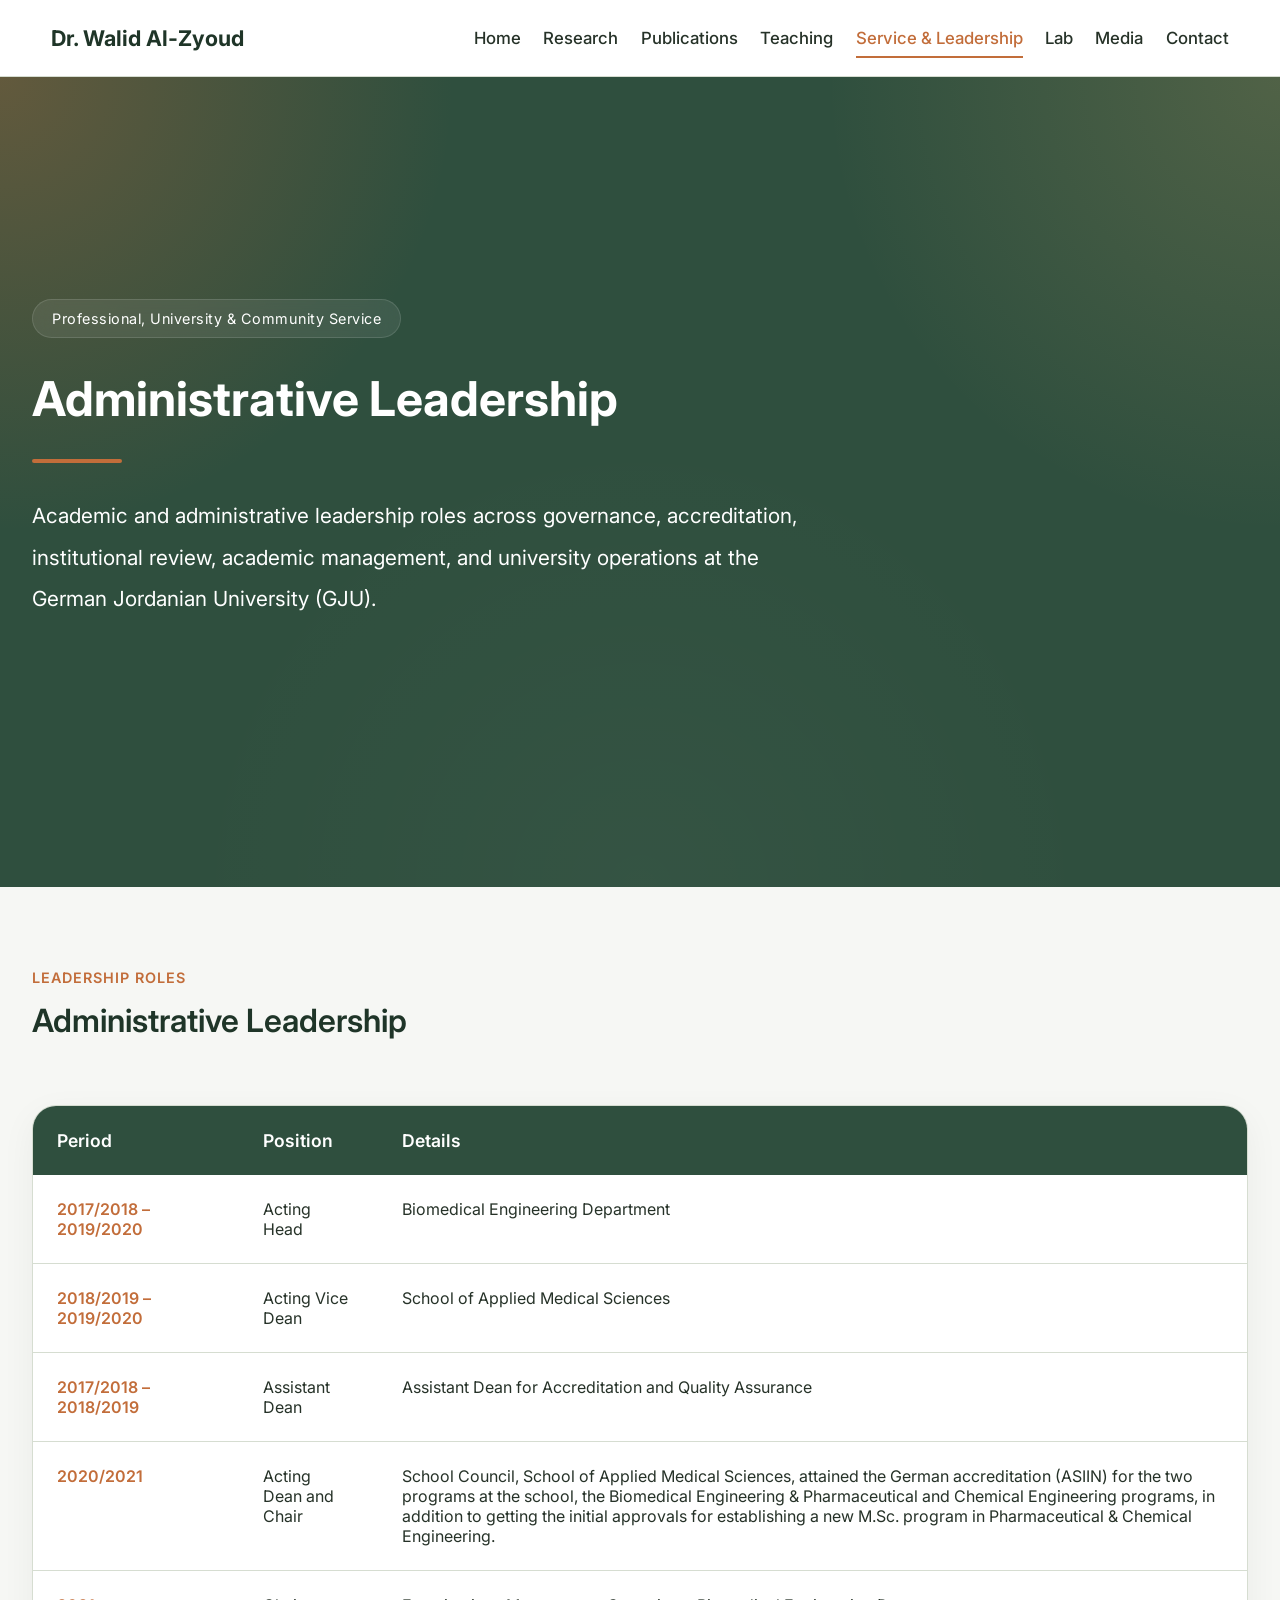
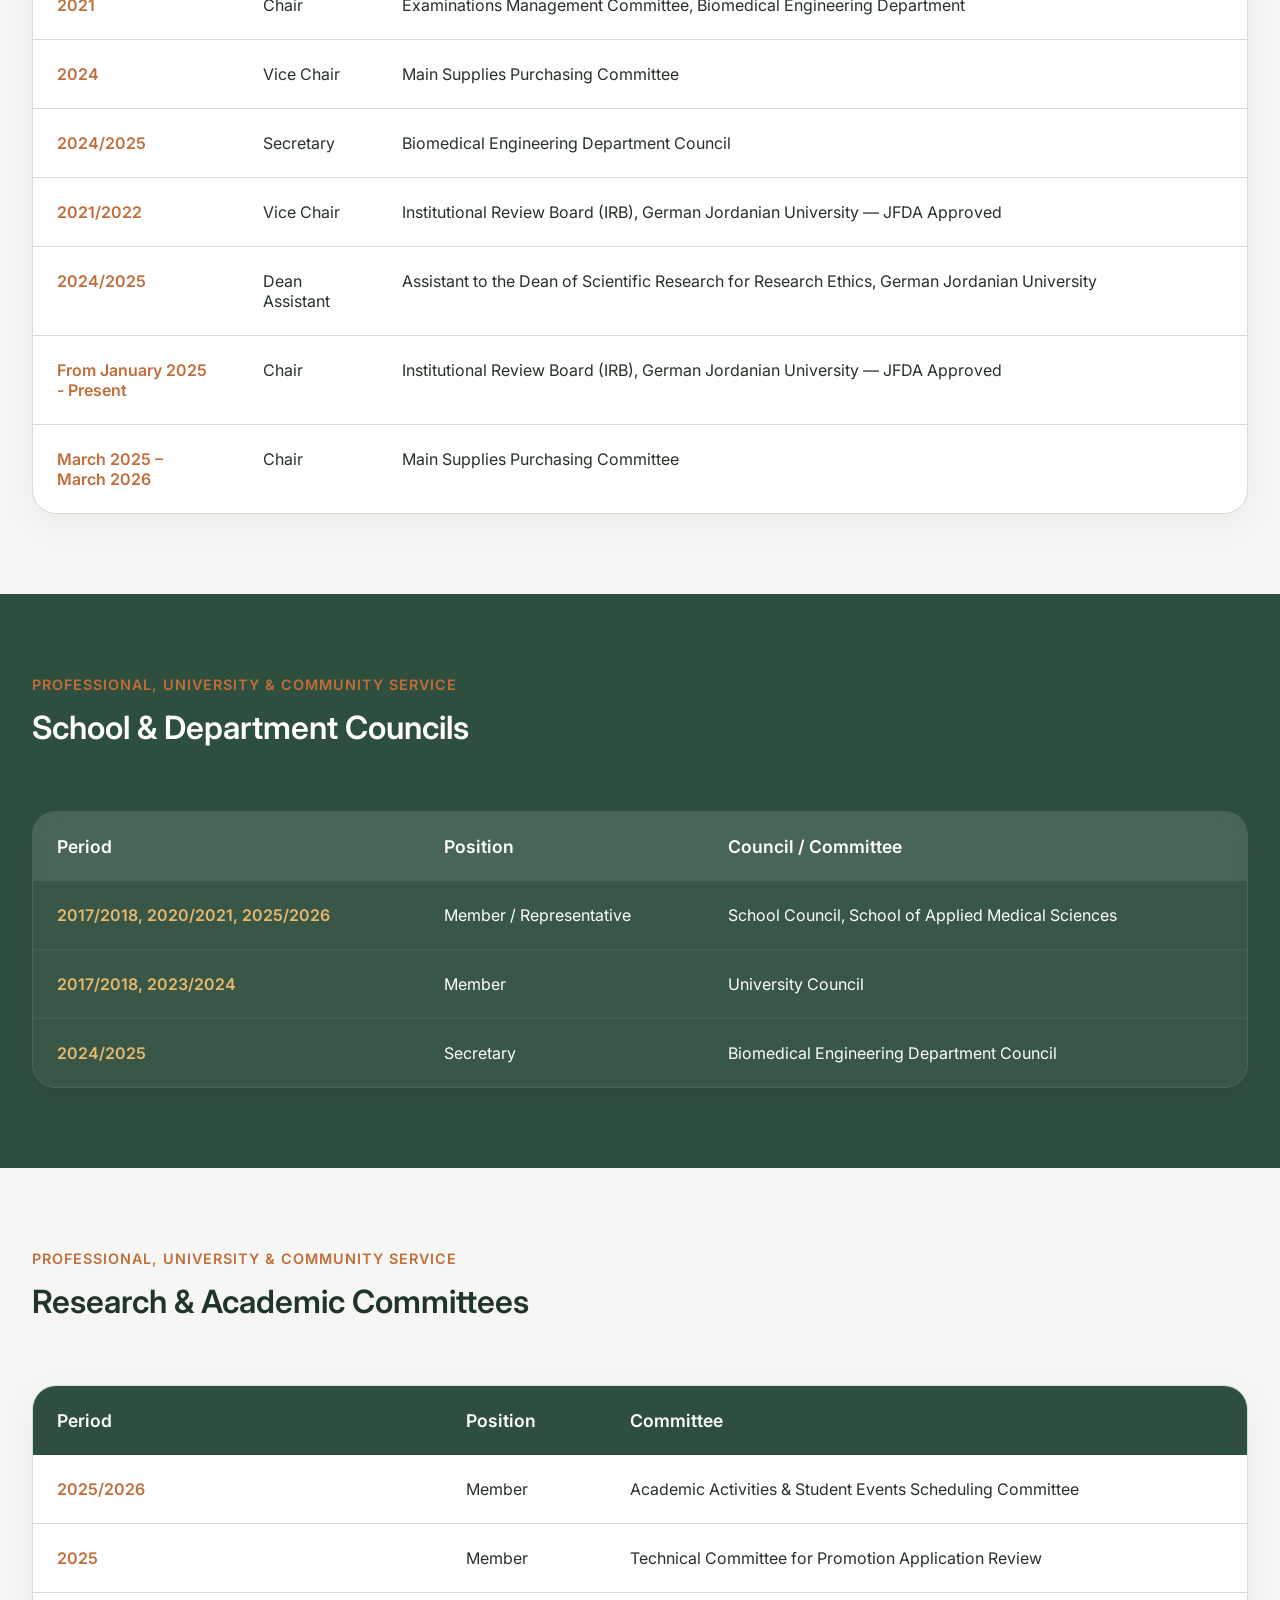
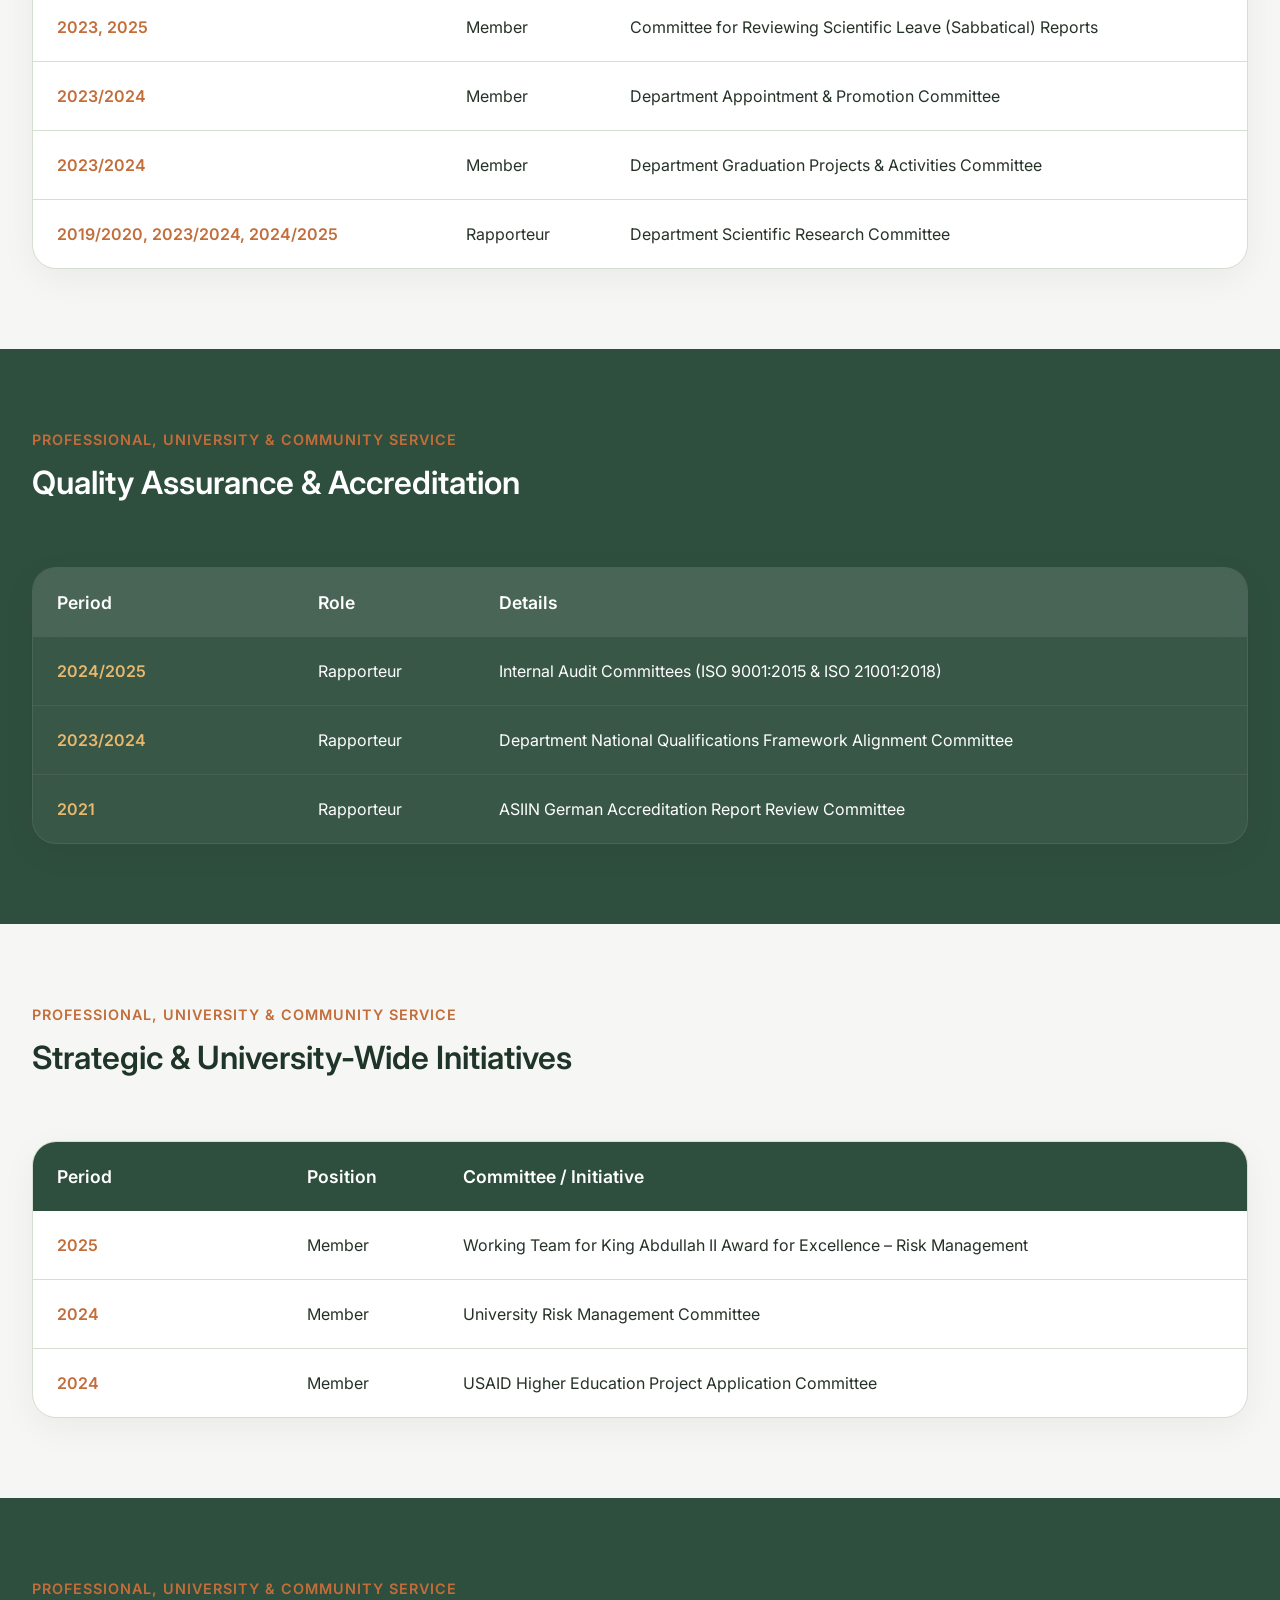
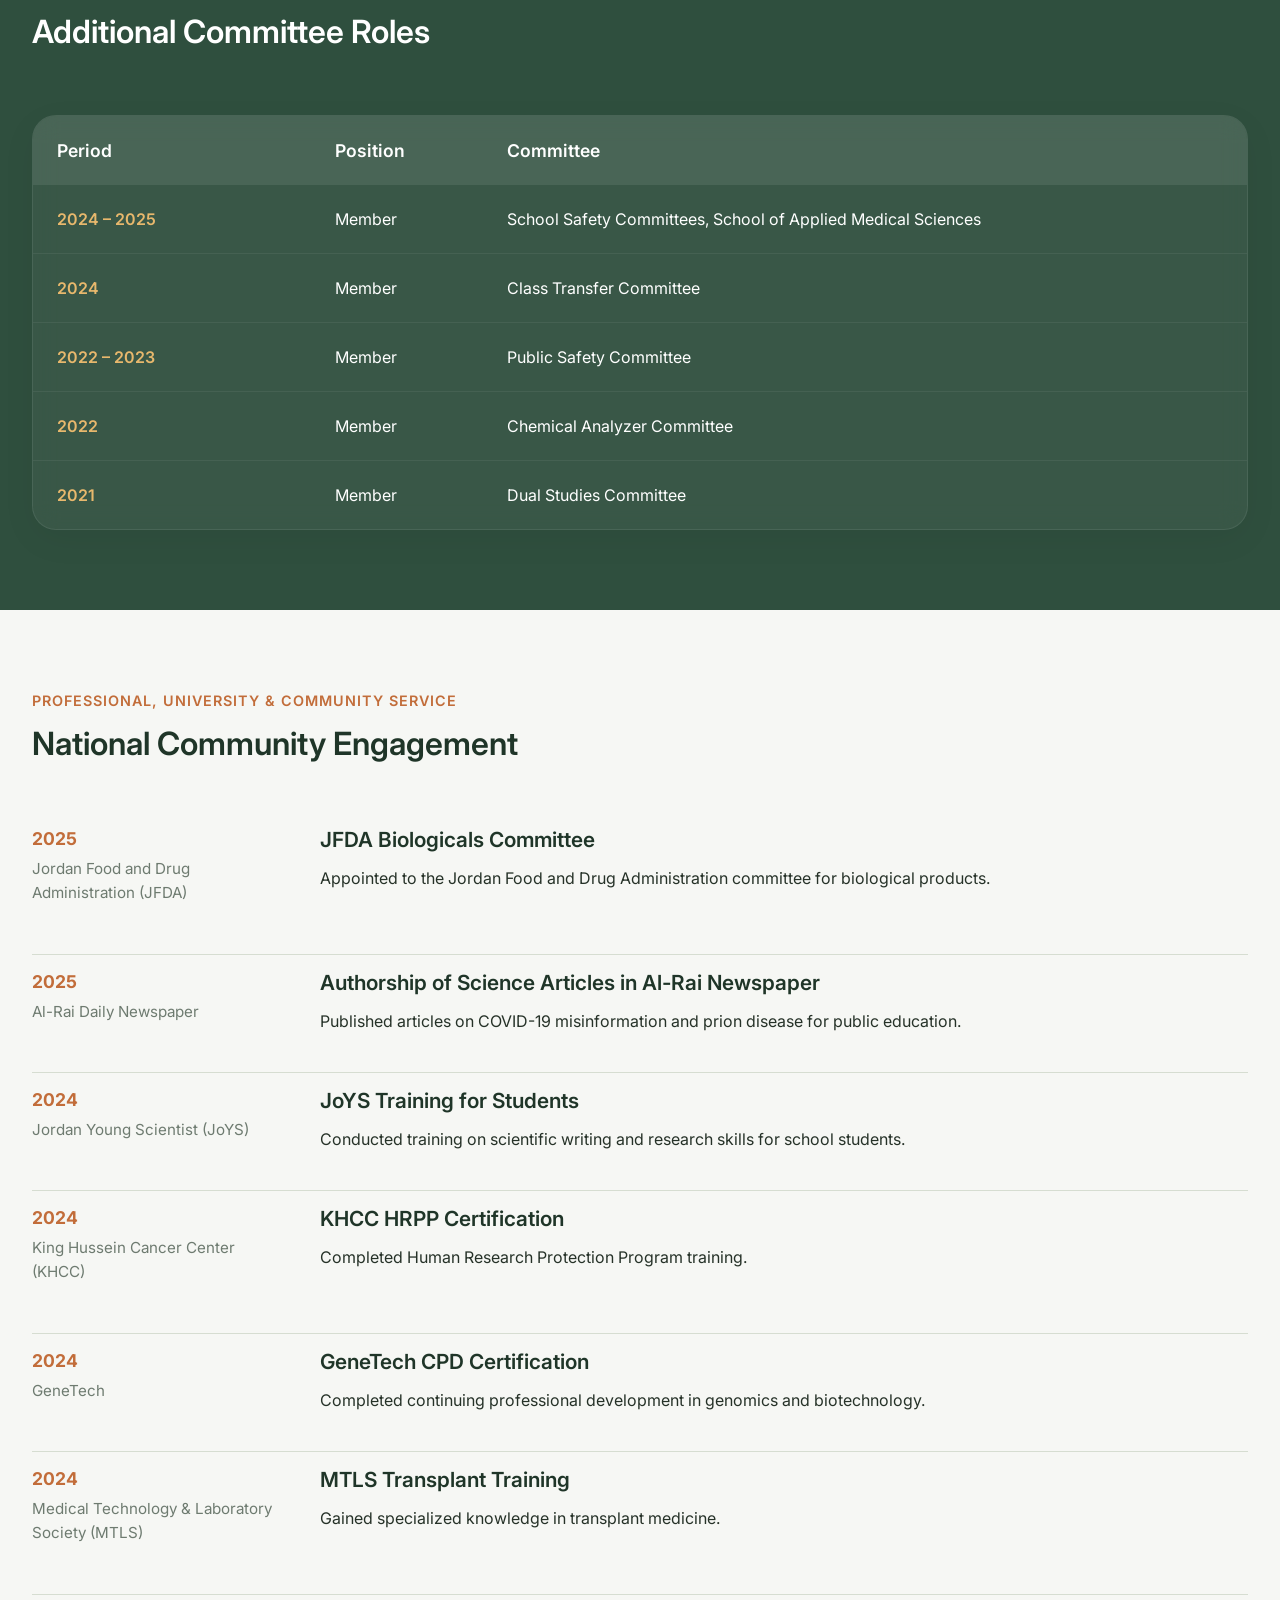
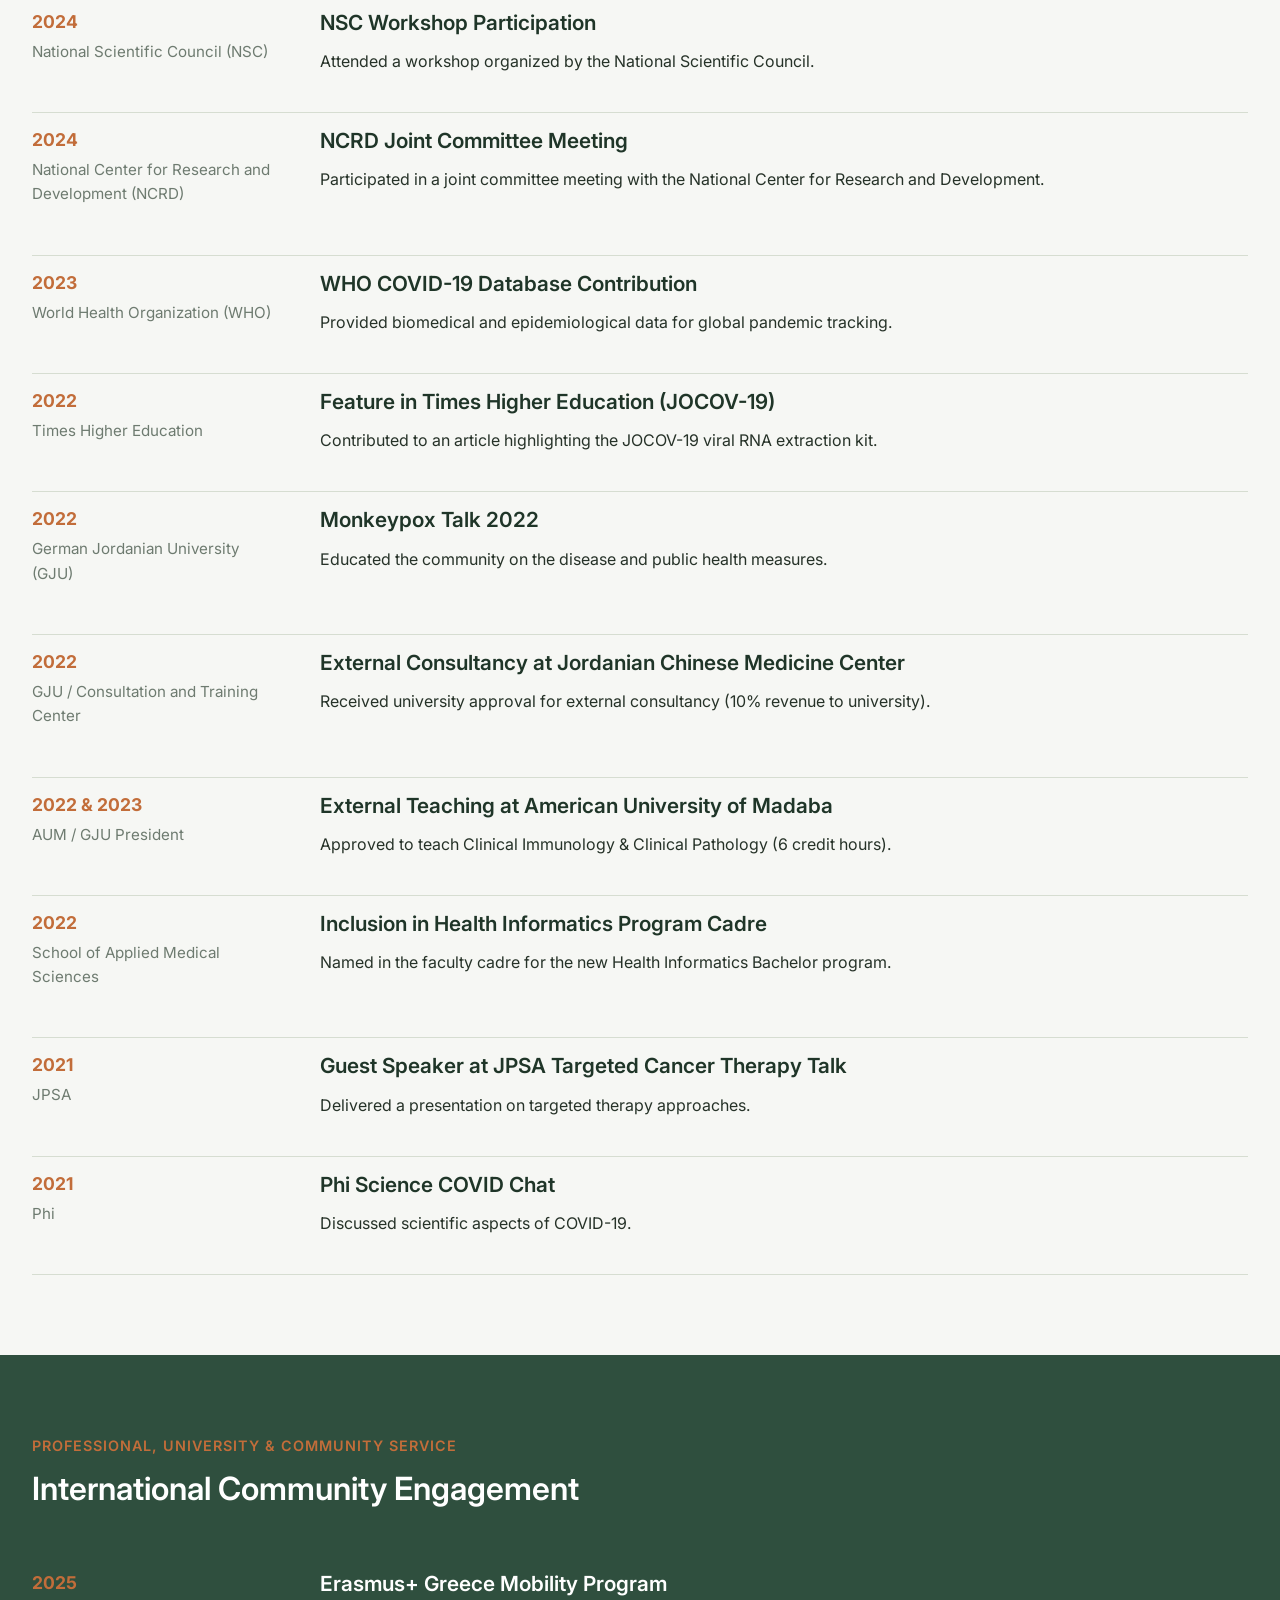
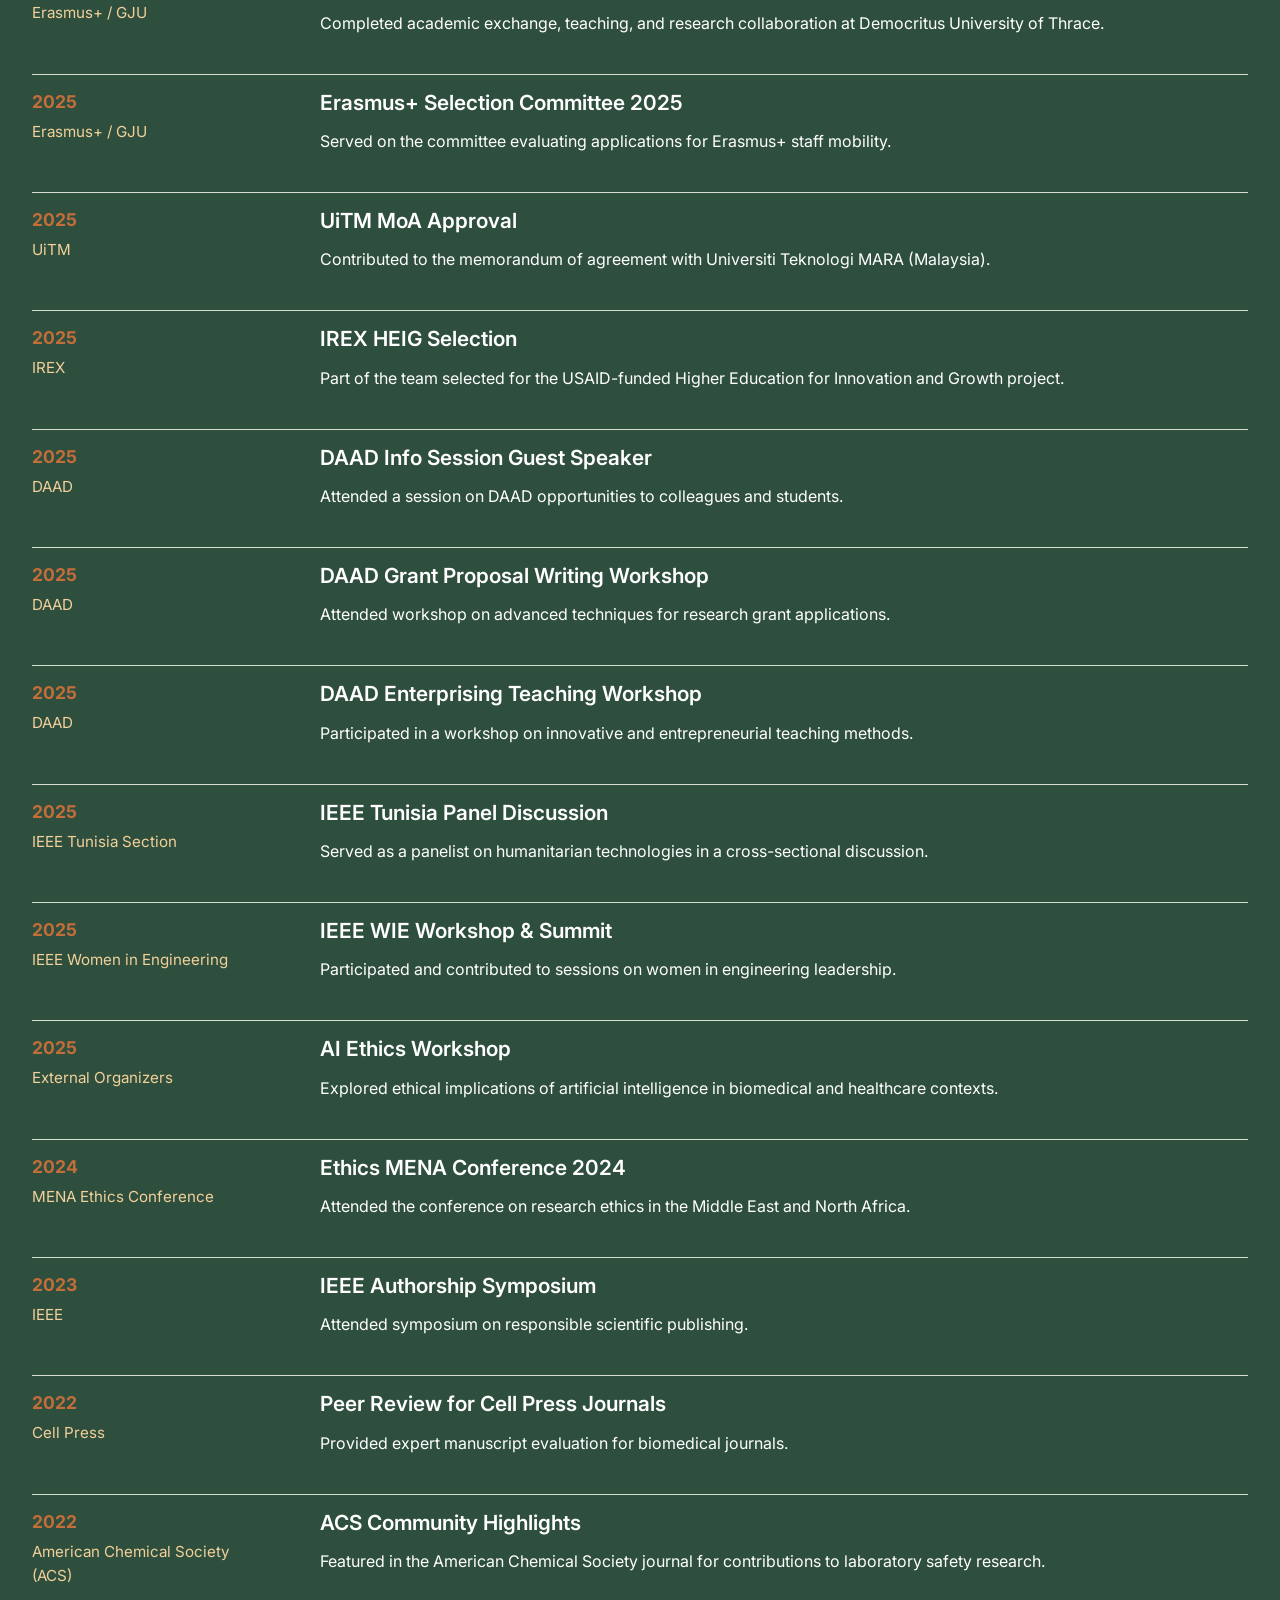
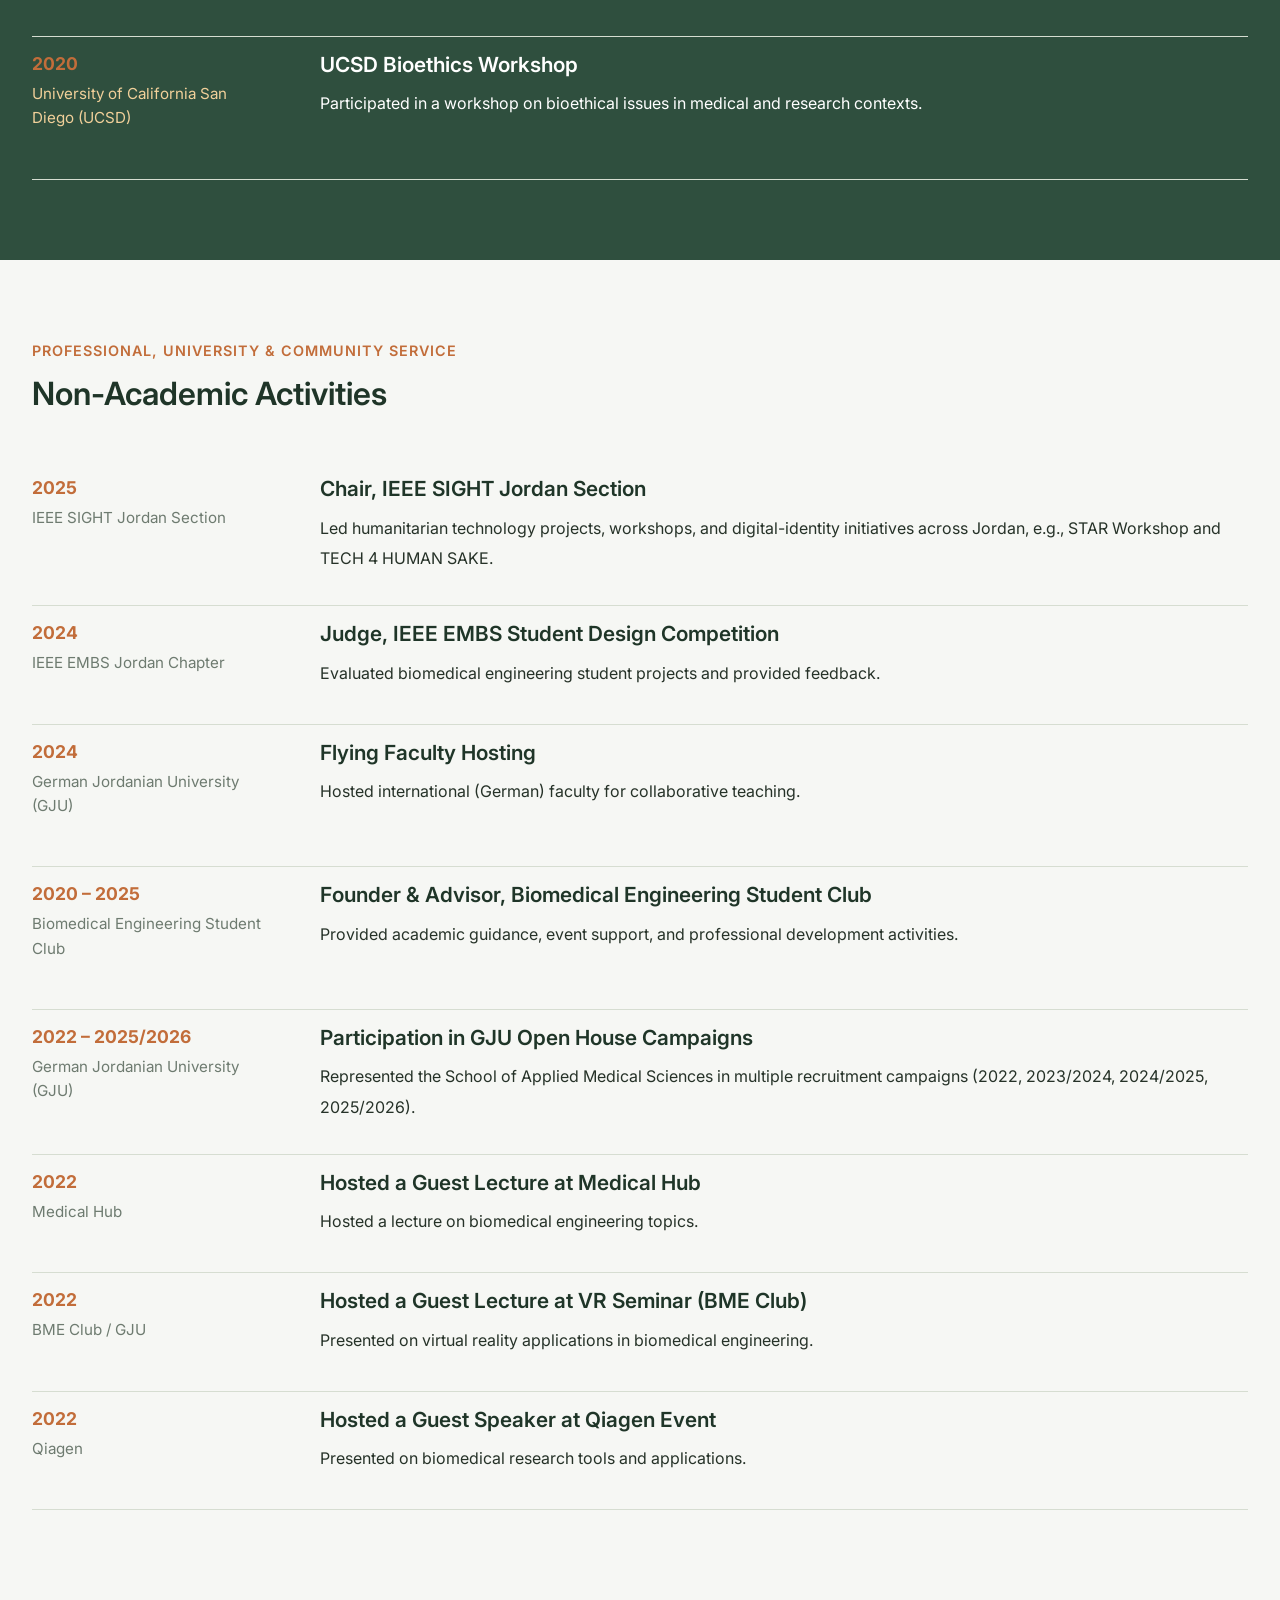
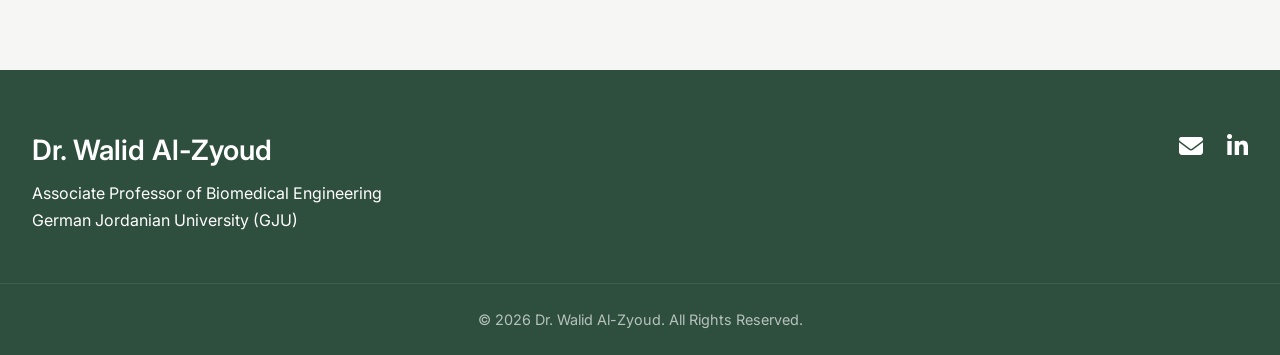
<file: service.html>
<!DOCTYPE html>
<html lang="en">
<head>
  <meta charset="UTF-8">
  <meta name="viewport" content="width=device-width, initial-scale=1.0">

  <title>Services & Leadership | Dr. Walid Al-Zyoud</title>  
  <meta name="author" content="Dr. Walid Al-Zyoud">
  <meta name="robots" content="index, follow">  
  <meta name="description"content="Official academic website of Dr. Walid Al-Zyoud, Associate Professor of Biomedical Engineering at the German Jordanian University. Research in genomics, molecular pathology, biomedical engineering, infectious diseases, biotechnology, diagnostics, AI in healthcare, and translational research.">

  <meta name="keywords"content="Walid Al-Zyoud, Walid Al Zyoud, Biomedical Engineering, Genomics, Molecular Pathology, Biotechnology, Translational Research, Infectious Diseases, Biomedical Research, Clinical Diagnostics, Next Generation Sequencing, NGS, qPCR, AI in Healthcare, Medical AI, Bioinformatics, COVID-19 Research, Biomaterials, Tissue Engineering, German Jordanian University, GJU, Jordan">
  <link rel="canonical" href="https://walidalzyoud7-bot.github.io/dr-walid-website/">
  <link rel="preconnect" href="https://fonts.googleapis.com">
  <link rel="preconnect" href="https://fonts.gstatic.com" crossorigin>
  <link href="https://fonts.googleapis.com/css2?family=Inter:ital,opsz,wght@0,14..32,100..900;1,14..32,100..900&display=swap" rel="stylesheet">
  <!-- Font Awesome -->
   
  <link rel="stylesheet" href="https://cdnjs.cloudflare.com/ajax/libs/font-awesome/5.15.4/css/all.min.css">
    <link
    rel="stylesheet" href="https://cdnjs.cloudflare.com/ajax/libs/font-awesome/6.5.1/css/all.min.css" />
  <link rel="stylesheet" href="styles/styles.css">
  <link rel="stylesheet" href="styles/pages.css">
  <link rel="stylesheet" href="styles/header-footer.css">
</head>


  <body>
  <header class="header">

    <a href="index.html" class="logo">
      Dr. Walid Al-Zyoud
    </a>

    <i class="fas fa-bars" id="menu-icon"></i>

    <nav class="navbar">
      <a href="index.html">Home</a>
      <a href="research.html">Research</a>
      <a href="publications.html">Publications</a>
      <a href="teaching.html">Teaching</a>
      <a href="service.html" class="active">Service & Leadership</a>
      <a href="lab.html">Lab</a>
      <a href="media.html">Media</a>
      <a href="contact.html">Contact</a>

    </nav>

  </header>

    <!-- Sevice hero section-->
    <section class="hero-section">

      <div class="container">

        <div class="service-hero-content">

          <span class="hero-tag">
            Professional, University & Community Service
          </span>

          <h1 class="white-font">
            Administrative Leadership
          </h1>
          <div class="hero-description">

          <p class="service-hero-text large-text"><span class="large-text">    Academic and administrative leadership roles across governance, accreditation, institutional review, academic management, and university operations at the German Jordanian University (GJU).
          </p></span>
        

          </div>



        </div>

      </div>

    </section>

    <!-- Administrative Leadership section --> 
    <section>

      <div class="container">

        <div class="section-header">
          <span class="section-subtitle">
            Leadership Roles
          </span>
          <h2>
            Administrative Leadership
          </h2>
        </div>

        <div class="table-container">
          <table class="table-data">
            <thead>
              <tr>
                <th>
                  Period
                </th>
                <th>
                  Position
                </th>
                <th>
                  Details
                </th>
              </tr>
            </thead>

            <tbody>
              <tr>
                <td>
                  2017/2018 – 2019/2020
                </td>
                <td>
                  Acting Head
                </td>
                <td>
                  Biomedical Engineering Department
                </td>
              </tr>

              <tr>
                <td>
                  2018/2019 – 2019/2020
                </td>
                <td>
                  Acting Vice Dean
                </td>
                <td>
                  School of Applied Medical Sciences
                </td>
              </tr>

              <tr>
                <td>
                  2017/2018 – 2018/2019
                </td>
                <td>
                  Assistant Dean
                </td>
                <td>
                  Assistant Dean for Accreditation and Quality Assurance
                </td>
              </tr>

              <tr>
                <td>
                  2020/2021
                </td>
                <td>
                  Acting Dean and Chair
                </td>
                <td>
                 School Council, School of Applied Medical Sciences, attained the German accreditation (ASIIN) for the two programs at the school, the Biomedical Engineering & Pharmaceutical and Chemical Engineering programs, in addition to getting the initial approvals for establishing a new M.Sc. program in Pharmaceutical & Chemical Engineering.
                </td>
              </tr>

              <tr>
                <td>
                  2021
                </td>
                <td>
                  Chair
                </td>
                <td>
                  Examinations Management Committee, Biomedical Engineering Department
                </td>
              </tr>

              <tr>
                <td>
                  2024
                </td>
                <td>
                  Vice Chair
                </td>
                <td>
                  Main Supplies Purchasing Committee
                </td>
              </tr>

              <tr>
                <td>
                  2024/2025
                </td>
                <td>
                  Secretary
                </td>
                <td>
                  Biomedical Engineering Department Council
                </td>
              </tr>

              <tr>
                <td>
                  2021/2022
                </td>
                <td>
                  Vice Chair
                </td>
                <td>
                  Institutional Review Board (IRB), German Jordanian University — JFDA Approved
                </td>
              </tr>

              <tr>
                <td>
                  2024/2025
                </td>
                <td>
                  Dean Assistant
                </td>
                <td>
                  Assistant to the Dean of Scientific Research for Research Ethics, German Jordanian University 
                </td>
              </tr>

              <tr>
                <td>
                  From January 2025 - Present 
                </td>
                <td>
                  Chair
                </td>

                <td>
                  Institutional Review Board (IRB), German Jordanian University — JFDA Approved
                </td>
              </tr>

              <tr>
                <td>
                  March 2025 – March 2026
                </td>
                <td>
                  Chair
                </td>
                <td>
                  Main Supplies Purchasing Committee
                </td>
              </tr>

            </tbody>
          </table>
        </div>
      </div>
    
    </section>

    <!-- School & Department Councils Section-->
    <section class="section-primary">

      <div class="container">

        <div class="section-header">
          <span class="section-subtitle">
            Professional, University & Community Service
          </span>
          <h2 class="white-font">
            School & Department Councils
          </h2>
        </div>
        
        <div class="table-container inverse-table">

          <table class="table-data ">

            <thead>
              <tr>
                <th>Period</th>
                <th>Position</th>
                <th>Council / Committee</th>
              </tr>
            </thead>

            <tbody>

              <tr>
                <td>2017/2018, 2020/2021, 2025/2026</td>
                <td>Member / Representative</td>
                <td>School Council, School of Applied Medical Sciences</td>
              </tr>

              <tr>
                <td>2017/2018, 2023/2024</td>
                <td>Member</td>
                <td>University Council</td>
              </tr>

              <tr>
                <td>2024/2025</td>
                <td>Secretary</td>
                <td>Biomedical Engineering Department Council</td>
              </tr>

            </tbody>
          </table>
        </div>
      </div>
    </section>

    <!-- Research & Academic Committees section-->
    <section>

      <div class="container">

        <div class="section-header">
          <span class="section-subtitle">
            Professional, University & Community Service
          </span>
          <h2>
            Research & Academic Committees
          </h2>
        </div>

        <div class="table-container">

          <table class="table-data">

            <thead>
              <tr>
                <th>Period</th>
                <th>Position</th>
                <th>Committee</th>
              </tr>
            </thead>

            <tbody>
              <tr>
                <td>2025/2026</td>
                <td>Member</td>
                <td>Academic Activities & Student Events Scheduling Committee</td>
              </tr>
              
              <tr>
                <td>2025</td>
                <td>Member</td>
                <td>Technical Committee for Promotion Application Review</td>
              </tr>
              
              <tr>
                <td>2023, 2025</td>
                <td>Member</td>
                <td>Committee for Reviewing Scientific Leave (Sabbatical) Reports</td>
              </tr>
              

              <tr>
                <td>2023/2024</td>
                <td>Member</td>
                <td>Department Appointment & Promotion Committee</td>
              </tr>

              <tr>
                <td>2023/2024</td>
                <td>Member</td>
                <td>Department Graduation Projects & Activities Committee</td>
              </tr>

              <tr>
                <td>2019/2020, 2023/2024, 2024/2025</td>
                <td>Rapporteur</td>
                <td>Department Scientific Research Committee</td>
              </tr>
            </tbody>
          </table>
        </div>
      </div>
    </section>

    <!-- Quality Assurance & Accreditation Section-->
    <section  class="section-primary">

      <div class="container">

        <div class="section-header">
          <span class="section-subtitle">
            Professional, University & Community Service
          </span>
          <h2 class="white-font">
            Quality Assurance & Accreditation
          </h2>
        </div>

        <div class="table-container inverse-table">

          <table class="table-data ">

            <thead>

              <tr>
                <th>Period</th>
                <th>Role</th>
                <th>Details</th>
              </tr>

            </thead>

            <tbody>              

              <tr>
                <td>
                  2024/2025
                </td>
                <td>
                  Rapporteur
                </td>
                <td>
                  Internal Audit Committees (ISO 9001:2015 & ISO 21001:2018)
                </td>
              </tr>

              <tr>
                <td>
                  2023/2024
                </td>
                <td>
                  Rapporteur
                </td>
                <td>
                  Department National Qualifications Framework Alignment Committee
                </td>
              </tr>

              <tr>
                <td>
                  2021
                </td>
                <td>
                  Rapporteur
                </td>
                <td>
                  ASIIN German Accreditation Report Review Committee
                </td>
              </tr>

            </tbody>
          </table>
        </div>
      </div>
    </section>

    <!-- Strategic & University-Wide Initiatives Section-->
    <section>

      <div class="container">

        <div class="section-header">
          <span class="section-subtitle">
            Professional, University & Community Service
          </span>
          <h2>
            Strategic & University-Wide Initiatives
          </h2>
        </div>

        <div class="table-container">

          <table class="table-data ">
            <thead>
              <tr>
                <th>Period</th>
                <th>Position</th>
                <th>Committee / Initiative</th>
              </tr>
            </thead>

            <tbody>
              <tr>
                <td>
                  2025
                </td>
                <td>
                  Member
                </td>
                <td>
                  Working Team for King Abdullah II Award for Excellence – Risk Management
                </td>
              </tr>

              <tr>
                <td>
                  2024
                </td>
                <td>
                  Member
                </td>
                <td>
                  University Risk Management Committee
                </td>
              </tr>

              <tr>
                <td>
                  2024
                </td>
                <td>
                  Member
                </td>
                <td>
                  USAID Higher Education Project Application Committee
                </td>
              </tr>

            </tbody>
          </table>
        </div>
      </div>
    </section>


    <!-- Additional Committee Roles Section-->
    <section class="section-primary">
      <div class="container">

        <div class="section-header">
          <span class="section-subtitle">
            Professional, University & Community Service
          </span>
          <h2 class="white-font">
            Additional Committee Roles
          </h2>
        </div>

        <div class="table-container inverse-table">

          <table class="table-data ">

            <thead>
              <tr>
                <th>Period</th>
                <th>Position</th>
                <th>Committee</th>
              </tr>
            </thead>

            <tbody>
              <tr>
                <td>
                  2024 – 2025
                </td>
                <td>
                  Member
                </td>
                <td>
                  School Safety Committees, School of Applied Medical Sciences
                </td>
              </tr>

              <tr>
                <td>
                  2024
                </td>
                <td>
                  Member
                </td>
                <td>
                  Class Transfer Committee
                </td>
              </tr>

              <tr>
                <td>
                  2022 – 2023
                </td>
                <td>
                  Member
                </td>
                <td>
                  Public Safety Committee
                </td>
              </tr>

              <tr>
                <td>
                  2022
                </td>
                <td>
                  Member
                </td>
                <td>
                  Chemical Analyzer Committee
                </td>
              </tr>

              <tr>
                <td>
                  2021
                </td>
                <td>
                  Member
                </td>
                <td>
                  Dual Studies Committee
                </td>
              </tr>

            </tbody>
          </table>
        </div>
      </div>
    </section>


    <!--National Community Engagement -->
    <section>

      <div class="container">

        <div class="section-header">
          <span class="section-subtitle">
            Professional, University & Community Service
          </span>
          <h2>
            National Community Engagement
          </h2>
        </div>

        <div class="community-timeline">

          <!-- item 1 -->
          <div class="community-row">        
            <div class="community-left">
              <span class="community-date">2025</span>
              <p class="community-org">
                Jordan Food and Drug Administration (JFDA)
              </p>
            </div>
            <div class="community-right">
              <h3>
                JFDA Biologicals Committee
              </h3>
              <p>
                Appointed to the Jordan Food and Drug Administration committee for biological products.
              </p>
            </div>
          </div>

          <!-- item 2-->
          <div class="community-row">
            <div class="community-left">
              <span class="community-date">2025</span>
              <p class="community-org">
                Al-Rai Daily Newspaper
              </p>
            </div>
            <div class="community-right">
              <h3>
                Authorship of Science Articles in Al-Rai Newspaper
              </h3>
              <p>
                Published articles on COVID-19 misinformation and prion disease for public education.
              </p>
            </div>
          </div>


          <!-- item 3 -->
          <div class="community-row">
            <div class="community-left">
              <span class="community-date">2024</span>
              <p class="community-org">
                Jordan Young Scientist (JoYS)
              </p>
            </div>
            <div class="community-right">
              <h3>
                JoYS Training for Students
              </h3>
              <p>
                Conducted training on scientific writing and research skills for school students.
              </p>
            </div>
          </div>
          
          <!-- item 4-->
          <div class="community-row">
            <div class="community-left">
              <span class="community-date">2024</span>
              <p class="community-org">
                King Hussein Cancer Center (KHCC)
              </p>
            </div>
            <div class="community-right">
              <h3>
                KHCC HRPP Certification
              </h3>
              <p>
                Completed Human Research Protection Program training.
              </p>
            </div>
          </div>

          <!-- item 5-->
          <div class="community-row">
            <div class="community-left">
              <span class="community-date">2024</span>
              <p class="community-org">
                GeneTech
              </p>
            </div>
            <div class="community-right">
              <h3>
                GeneTech CPD Certification
              </h3>
              <p>
                Completed continuing professional development in genomics and biotechnology.
              </p>
            </div>
          </div>

          <!-- item 6 -->
          <div class="community-row">
            <div class="community-left">
              <span class="community-date">2024</span>
              <p class="community-org">
                Medical Technology & Laboratory Society (MTLS)
              </p>
            </div>
            <div class="community-right">
              <h3>
                MTLS Transplant Training
              </h3>
              <p>
                Gained specialized knowledge in transplant medicine.
              </p>
            </div>
          </div>

          <!-- item 7 -->
          <div class="community-row">
            <div class="community-left">
              <span class="community-date">2024</span>
              <p class="community-org">
                National Scientific Council (NSC)
              </p>
            </div>
            <div class="community-right">
              <h3>
                NSC Workshop Participation
              </h3>
              <p>
                Attended a workshop organized by the National Scientific Council.
              </p>
            </div>
          </div>

          <!-- item 8-->
          <div class="community-row">
            <div class="community-left">
              <span class="community-date">2024</span>
              <p class="community-org">
                National Center for Research and Development (NCRD)
              </p>
            </div>
            <div class="community-right">
              <h3>
                NCRD Joint Committee Meeting
              </h3>
              <p>
                Participated in a joint committee meeting with the National Center for Research and Development.
              </p>
            </div>
          </div>


          <!-- item 9 -->
          <div class="community-row">
            <div class="community-left">
              <span class="community-date">2023</span>
              <p class="community-org">
                World Health Organization (WHO)
              </p>
            </div>
            <div class="community-right">
              <h3>
                WHO COVID-19 Database Contribution
              </h3>
              <p>
                Provided biomedical and epidemiological data for global pandemic tracking.
              </p>
            </div>
          </div>


          <!-- item 10 -->
          <div class="community-row">
            <div class="community-left">
              <span class="community-date">2022</span>
              <p class="community-org">
                Times Higher Education
              </p>
            </div>
            <div class="community-right">
              <h3>
                Feature in Times Higher Education (JOCOV-19)
              </h3>
              <p>
                Contributed to an article highlighting the JOCOV-19 viral RNA extraction kit.
              </p>
            </div>
          </div>

          <!-- item 11-->
          <div class="community-row">
            <div class="community-left">
              <span class="community-date">2022</span>
              <p class="community-org">
                German Jordanian University (GJU)
              </p>
            </div>
            <div class="community-right">
              <h3>
                Monkeypox Talk 2022
              </h3>
              <p>
                Educated the community on the disease and public health measures.
              </p>
            </div>
          </div>

          <!-- item 12 -->
          <div class="community-row">
            <div class="community-left">
              <span class="community-date">2022</span>
              <p class="community-org">
                GJU / Consultation and Training Center
              </p>
            </div>
            <div class="community-right">
              <h3>
                External Consultancy at Jordanian Chinese Medicine Center
              </h3>
              <p>
                Received university approval for external consultancy (10% revenue to university).
              </p>
            </div>
          </div>

          <!-- item 13 -->
          <div class="community-row">
            <div class="community-left">
              <span class="community-date">2022 & 2023</span>
              <p class="community-org">
                AUM / GJU President
              </p>
            </div>
            <div class="community-right">
              <h3>
                External Teaching at American University of Madaba
              </h3>
              <p>
                Approved to teach Clinical Immunology & Clinical Pathology (6 credit hours).
              </p>
            </div>
          </div>

          <!--- item 14 -->
          <div class="community-row">
            <div class="community-left">
              <span class="community-date">2022</span>
              <p class="community-org">
                School of Applied Medical Sciences
              </p>
            </div>
            <div class="community-right">
              <h3>
                Inclusion in Health Informatics Program Cadre
              </h3>
              <p>
                Named in the faculty cadre for the new Health Informatics Bachelor program.
              </p>
            </div>
          </div>


          <!-- item 15 -->
          <div class="community-row">
            <div class="community-left">
              <span class="community-date">2021</span>
              <p class="community-org">
                JPSA
              </p>
            </div>
            <div class="community-right">
              <h3>
                Guest Speaker at JPSA Targeted Cancer Therapy Talk
              </h3>
              <p>
                Delivered a presentation on targeted therapy approaches.
              </p>
            </div>
          </div>

          <!--item 16-->
          <div class="community-row">
            <div class="community-left">
              <span class="community-date">2021</span>
              <p class="community-org">
                Phi
              </p>
            </div>
            <div class="community-right">
              <h3>
                Phi Science COVID Chat
              </h3>
              <p>
                Discussed scientific aspects of COVID-19.
              </p>
            </div>
          </div>

        </div>
      </div>
    </section>


    <!--International Community Engagement -->
    <section class="section-primary">

      <div class="container">

        <div class="section-header">
          <span class="section-subtitle">
            Professional, University & Community Service
          </span>
          <h2 class="white-font">
            International Community Engagement
          </h2>
        </div>

        <div class="community-timeline">

          <!-- item 1 -->
          <div class="community-row">
            <div class="community-left">
              <span class="community-date">2025</span>
              <p class="community-org">
                Erasmus+ / GJU
              </p>
            </div>
            <div class="community-right">
              <h3>
                Erasmus+ Greece Mobility Program
              </h3>
              <p>
                Completed academic exchange, teaching, and research collaboration at Democritus University of Thrace.
              </p>
            </div>
          </div>

          <!--item 2-->
          <div class="community-row">
            <div class="community-left">
              <span class="community-date">2025</span>
              <p class="community-org">
                Erasmus+ / GJU
              </p>
            </div>
            <div class="community-right">
              <h3>
                Erasmus+ Selection Committee 2025
              </h3>
              <p>
                Served on the committee evaluating applications for Erasmus+ staff mobility.
              </p>
            </div>
          </div>

          <!-- item 3-->
          <div class="community-row">
            <div class="community-left">
              <span class="community-date">2025</span>
              <p class="community-org">
                UiTM
              </p>
            </div>
            <div class="community-right">
              <h3>
                UiTM MoA Approval
              </h3>
              <p>
                Contributed to the memorandum of agreement with Universiti Teknologi MARA (Malaysia).
              </p>
            </div>
          </div>

          <!-- item 4-->
          <div class="community-row">
            <div class="community-left">
              <span class="community-date">2025</span>
              <p class="community-org">
                IREX
              </p>
            </div>
            <div class="community-right">
              <h3>
                IREX HEIG Selection
              </h3>
              <p>
                Part of the team selected for the USAID-funded Higher Education for Innovation and Growth project.
              </p>
            </div>
          </div>

          <!-- itme 5-->
          <div class="community-row">
            <div class="community-left">
              <span class="community-date">2025</span>
              <p class="community-org">
                DAAD
              </p>
            </div>
            <div class="community-right">
              <h3>
                DAAD Info Session Guest Speaker
              </h3>
              <p>
                Attended a session on DAAD opportunities to colleagues and students.
              </p>
            </div>
          </div>

          <!-- item 6-->
          <div class="community-row">
            <div class="community-left">
              <span class="community-date">2025</span>
              <p class="community-org">
                DAAD
              </p>
            </div>
            <div class="community-right">
              <h3>
                DAAD Grant Proposal Writing Workshop
              </h3>
              <p>
                Attended workshop on advanced techniques for research grant applications.
              </p>
            </div>
          </div>

          <!--item 7-->
          <div class="community-row">
            <div class="community-left">
              <span class="community-date">2025</span>
              <p class="community-org">
                DAAD
              </p>
            </div>
            <div class="community-right">
              <h3>
                DAAD Enterprising Teaching Workshop
              </h3>
              <p>
                Participated in a workshop on innovative and entrepreneurial teaching methods.
              </p>
            </div>
          </div>

          <!--item 8-->
          <div class="community-row">
            <div class="community-left">
              <span class="community-date">2025</span>
              <p class="community-org">
                IEEE Tunisia Section
              </p>
            </div>
            <div class="community-right">
              <h3>
                IEEE Tunisia Panel Discussion
              </h3>
              <p>
                Served as a panelist on humanitarian technologies in a cross-sectional discussion.
              </p>
            </div>
          </div>

          <!--item 9-->
          <div class="community-row">
            <div class="community-left">
              <span class="community-date">2025</span>
              <p class="community-org">
                IEEE Women in Engineering
              </p>
            </div>
            <div class="community-right">
              <h3>
                IEEE WIE Workshop & Summit
              </h3>
              <p>
                Participated and contributed to sessions on women in engineering leadership.
              </p>
            </div>
          </div>

          <!-- item 10-->
          <div class="community-row">
            <div class="community-left">
              <span class="community-date">2025</span>
              <p class="community-org">
                External Organizers
              </p>
            </div>
            <div class="community-right">
              <h3>
                AI Ethics Workshop
              </h3>
              <p>
                Explored ethical implications of artificial intelligence in biomedical and healthcare contexts.
              </p>
            </div>
          </div>


          <!-- item 11 -->
          <div class="community-row">
            <div class="community-left">
              <span class="community-date">2024</span>
              <p class="community-org">
                MENA Ethics Conference
              </p>
            </div>
            <div class="community-right">
              <h3>
                Ethics MENA Conference 2024
              </h3>
              <p>
                Attended the conference on research ethics in the Middle East and North Africa.
              </p>
            </div>
          </div>


          <!-- itme 12 -->
          <div class="community-row">
            <div class="community-left">
              <span class="community-date">2023</span>
              <p class="community-org">
                IEEE
              </p>
            </div>
            <div class="community-right">
              <h3>
                IEEE Authorship Symposium
              </h3>
              <p>
                Attended symposium on responsible scientific publishing.
              </p>
            </div>
          </div>


          <!-- itme 13 -->
          <div class="community-row">
            <div class="community-left">
              <span class="community-date">2022</span>
              <p class="community-org">
                Cell Press
              </p>
            </div>
            <div class="community-right">
              <h3>
                Peer Review for Cell Press Journals
              </h3>
              <p>
                Provided expert manuscript evaluation for biomedical journals.
              </p>
            </div>
          </div>

          <!--item 14-->
          <div class="community-row">
            <div class="community-left">
              <span class="community-date">2022</span>
              <p class="community-org">
                American Chemical Society (ACS)
              </p>
            </div>
            <div class="community-right">
              <h3>
                ACS Community Highlights
              </h3>
              <p>
                Featured in the American Chemical Society journal for contributions to laboratory safety research.
              </p>
            </div>
          </div>


          <!-- itme 15 -->
          <div class="community-row">
            <div class="community-left">
              <span class="community-date">2020</span>
              <p class="community-org">
                University of California San Diego (UCSD)
              </p>
            </div>
            <div class="community-right">
              <h3>
                UCSD Bioethics Workshop
              </h3>
              <p>
                Participated in a workshop on bioethical issues in medical and research contexts.
              </p>
            </div>
          </div>

        </div>
      </div>
    </section>


    <!--Non-Academic Activities  -->
    <section class="community-section">

      <div class="container">

        <div class="section-header">
          <span class="section-subtitle">
            Professional, University & Community Service
          </span>
          <h2>
            Non-Academic Activities
          </h2>
        </div>

        <div class="community-timeline">

    

          <div class="community-row">
            <div class="community-left">
              <span class="community-date">2025</span>
              <p class="community-org">
                IEEE SIGHT Jordan Section
              </p>
            </div>
            <div class="community-right">
              <h3>
                Chair, IEEE SIGHT Jordan Section
              </h3>
              <p>
                Led humanitarian technology projects, workshops, and digital-identity initiatives across Jordan, e.g., STAR Workshop and TECH 4 HUMAN SAKE.
              </p>
            </div>
          </div>

        
          <div class="community-row">
            <div class="community-left">
              <span class="community-date">2024</span>
              <p class="community-org">
                IEEE EMBS Jordan Chapter
              </p>
            </div>
            <div class="community-right">
              <h3>
                Judge, IEEE EMBS Student Design Competition
              </h3>
              <p>
                Evaluated biomedical engineering student projects and provided feedback.
              </p>
            </div>
          </div>


          <div class="community-row">
            <div class="community-left">
              <span class="community-date">2024</span>
              <p class="community-org">
                German Jordanian University (GJU)
              </p>
            </div>
            <div class="community-right">
              <h3>
                Flying Faculty Hosting
              </h3>
              <p>
                Hosted international (German) faculty for collaborative teaching.
              </p>
            </div>
          </div>

          <div class="community-row">
            <div class="community-left">
              <span class="community-date">2020 – 2025</span>
              <p class="community-org">
                Biomedical Engineering Student Club
              </p>
            </div>

            <div class="community-right">
              <h3>
                Founder & Advisor, Biomedical Engineering Student Club
              </h3>
              <p>
                Provided academic guidance, event support, and professional development activities.
              </p>
            </div>
          </div>

          <div class="community-row">
            <div class="community-left">
              <span class="community-date">
                2022 – 2025/2026
              </span>
              <p class="community-org">
                German Jordanian University (GJU)
              </p>
            </div>
            <div class="community-right">
              <h3>
                Participation in GJU Open House Campaigns
              </h3>
              <p>
                Represented the School of Applied Medical Sciences in multiple recruitment campaigns (2022, 2023/2024, 2024/2025, 2025/2026).
              </p>
            </div>
          </div>

          <div class="community-row">
            <div class="community-left">
              <span class="community-date">2022</span>
              <p class="community-org">
                Medical Hub
              </p>
            </div>
            <div class="community-right">
              <h3>
                Hosted a Guest Lecture at Medical Hub
              </h3>
              <p>
                Hosted a lecture on biomedical engineering topics.
              </p>
            </div>
          </div>


          <div class="community-row">
            <div class="community-left">
              <span class="community-date">2022</span>
              <p class="community-org">
                BME Club / GJU
              </p>
            </div>
            <div class="community-right">
              <h3>
                Hosted a Guest Lecture at VR Seminar (BME Club)
              </h3>
              <p>
                Presented on virtual reality applications in biomedical engineering.
              </p>
            </div>
          </div>


          <div class="community-row">
            <div class="community-left">
              <span class="community-date">2022</span>
              <p class="community-org">
                Qiagen
              </p>
            </div>
            <div class="community-right">
              <h3>
                Hosted a Guest Speaker at Qiagen Event
              </h3>
              <p>
                Presented on biomedical research tools and applications.
              </p>
            </div>
          </div>

        </div>
      </div>
    </section>

    
    <!-- Footer section-->
    <footer class="footer">
      <div class="container footer-container">

        
        <div class="footer-text">
          <h3>Dr. Walid Al-Zyoud</h3>
          <p>
            Associate Professor of Biomedical Engineering <br>
            German Jordanian University (GJU)
          </p>
        </div>

        <div class="footer-links">
          <a href="mailto:walid.alzyoud@gju.edu.jo">
            <i class="fas fa-envelope"></i>
          </a>
          <a href="https://www.linkedin.com/in/walid-al-zyoud-ph-d-5011b473/" target="_blank">
            <i class="fab fa-linkedin-in"></i>
          </a>
        </div>
      </div>

      <!-- Bottom -->
      <div class="footer-bottom">
        <p>
          © 2026 Dr. Walid Al-Zyoud. All Rights Reserved.
        </p>
      </div>

    </footer>
    <script src="script/script.js"></script>










  </body>
</html>
</file>
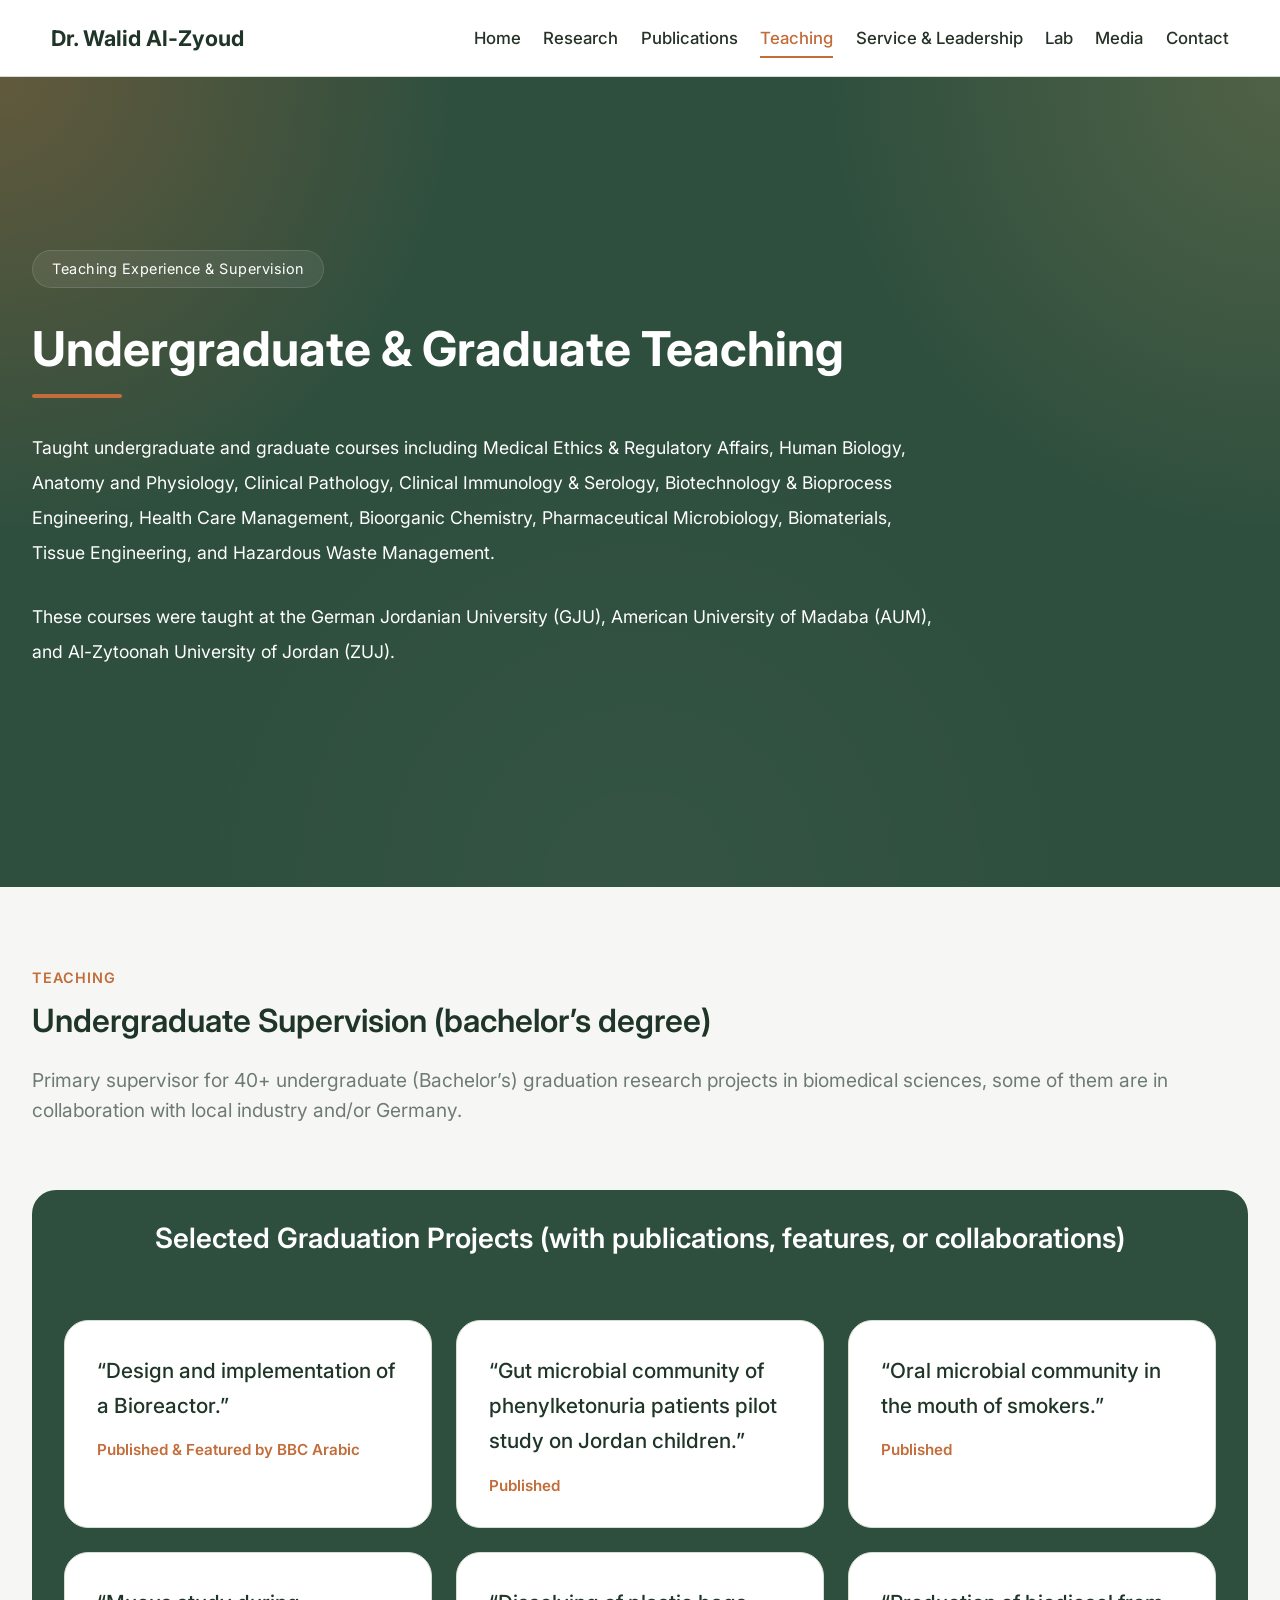
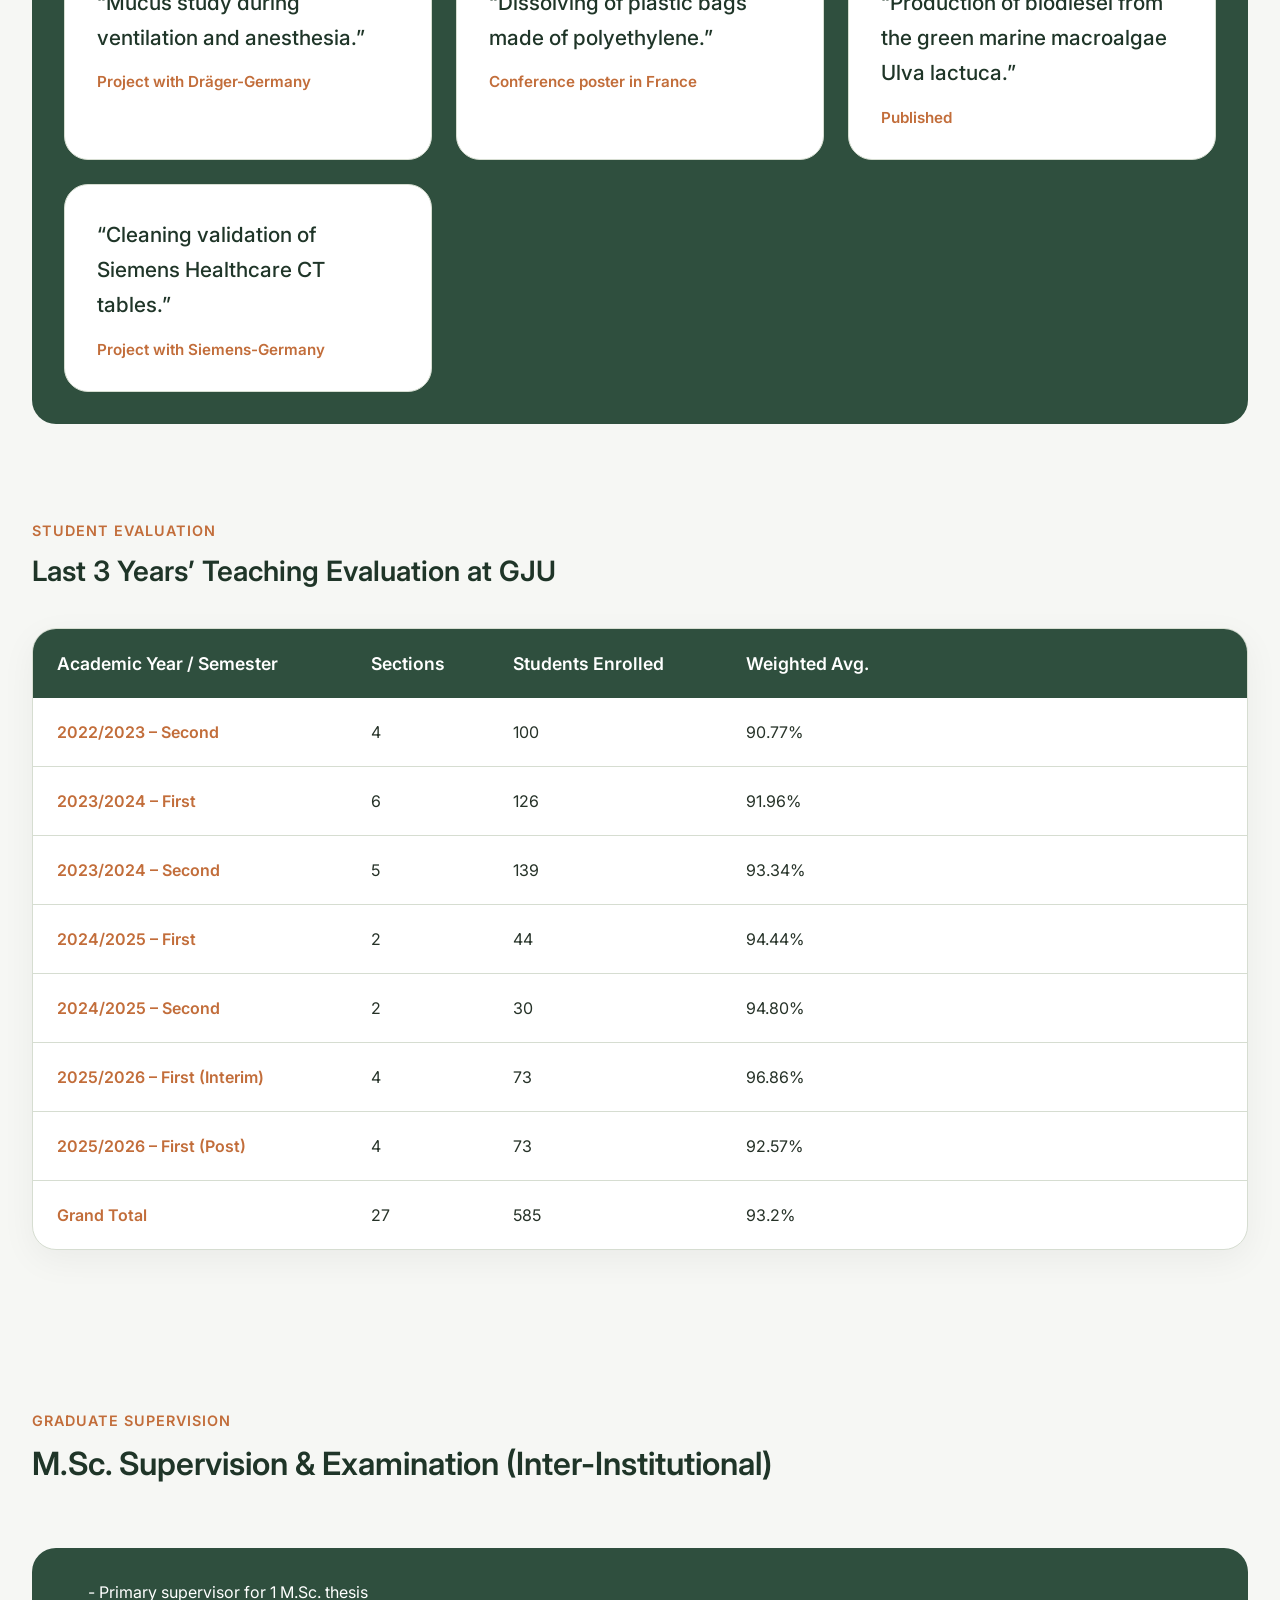
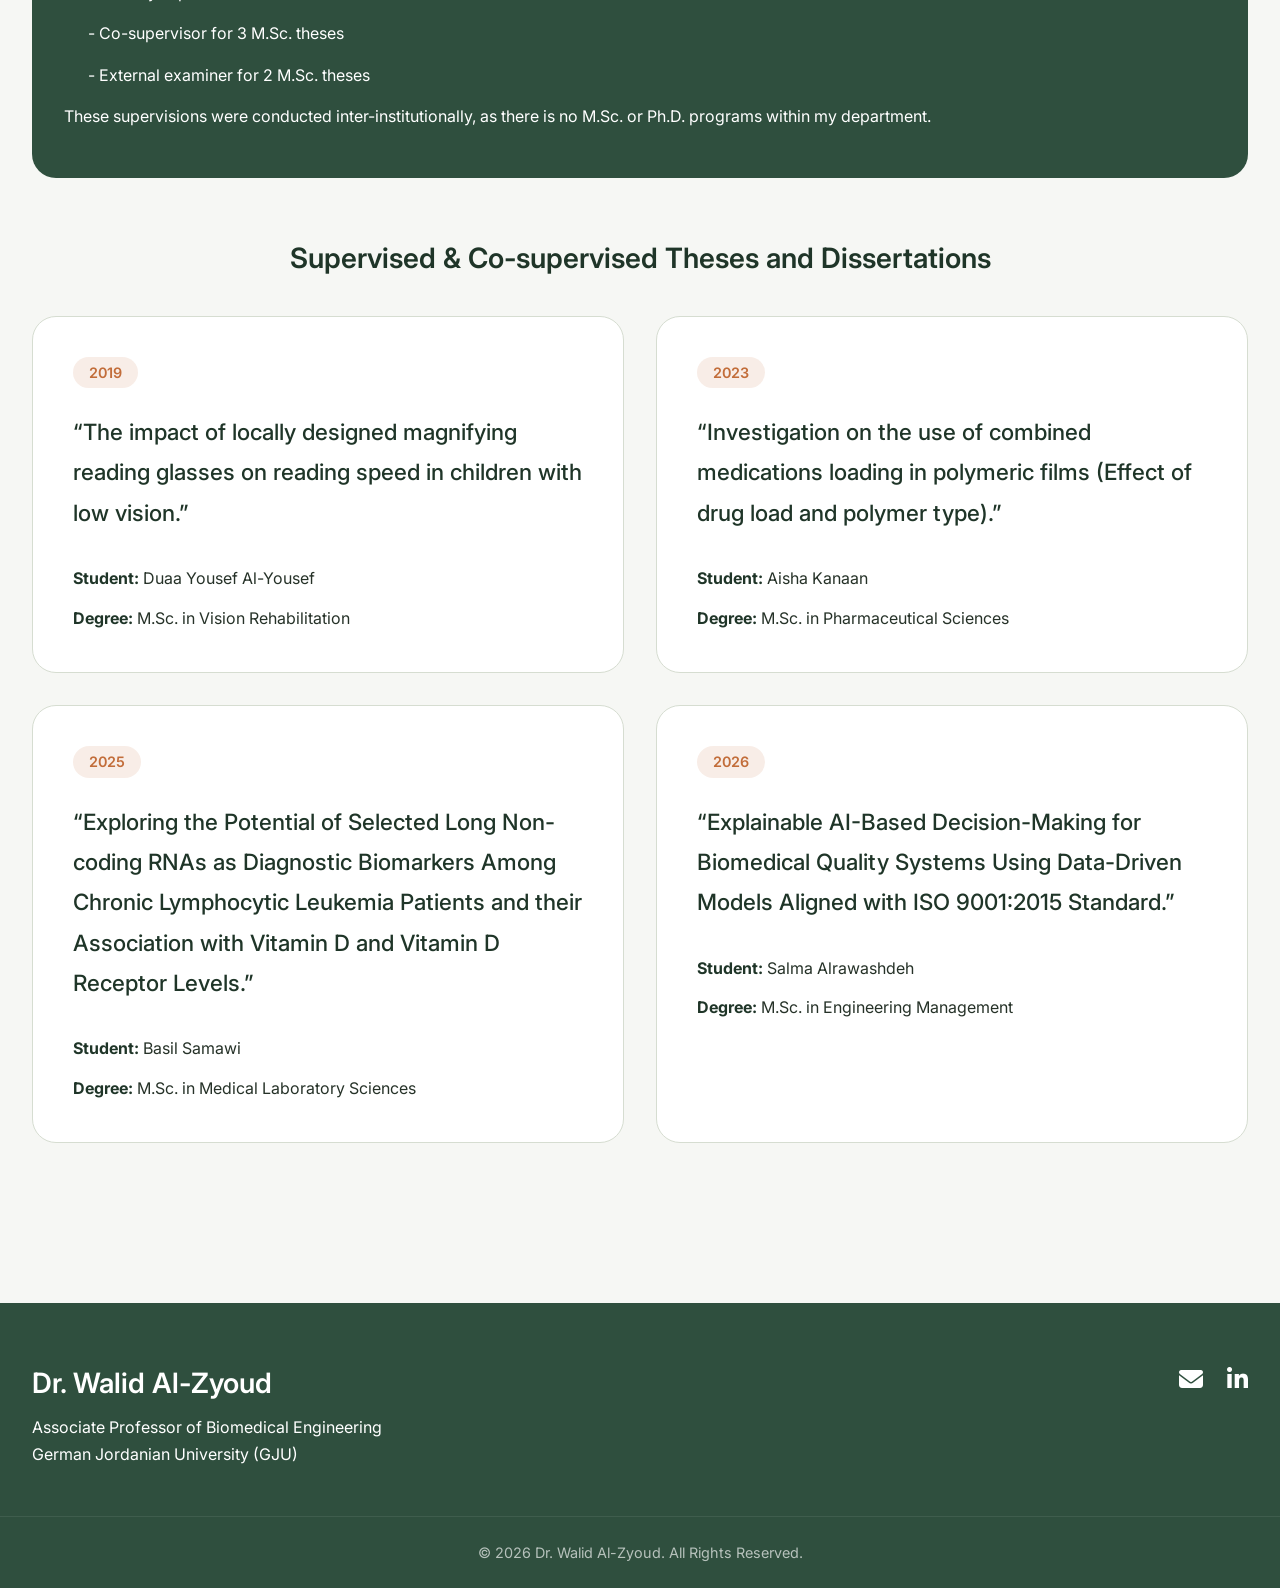
<file: teaching.html>
<!DOCTYPE html>
<html lang="en">
<head>
  <meta charset="UTF-8">
  <meta name="viewport" content="width=device-width, initial-scale=1.0">

  <title>Teaching and Supervision | Dr. Walid Al-Zyoud</title>  
  
  <meta name="author" content="Dr. Walid Al-Zyoud">
  <meta name="robots" content="index, follow">
  <meta name="description" content="Discover the teaching philosophy, courses, mentorship, and educational contributions of Dr. Walid Al-Zyoud in biomedical engineering and related disciplines.">

  <meta name="keywords"content="Walid Al-Zyoud, Walid Al Zyoud, Biomedical Engineering, Genomics, Molecular Pathology, Biotechnology, Translational Research, Infectious Diseases, Biomedical Research, Clinical Diagnostics, Next Generation Sequencing, NGS, qPCR, AI in Healthcare, Medical AI, Bioinformatics, COVID-19 Research, Biomaterials, Tissue Engineering, German Jordanian University, GJU, Jordan">
  <link rel="canonical" href="https://walidalzyoud7-bot.github.io/dr-walid-website/">
  <link rel="preconnect" href="https://fonts.googleapis.com">
  <link rel="preconnect" href="https://fonts.gstatic.com" crossorigin>
  <link href="https://fonts.googleapis.com/css2?family=Inter:ital,opsz,wght@0,14..32,100..900;1,14..32,100..900&display=swap" rel="stylesheet">
  <!-- Font Awesome -->
   
  <link rel="stylesheet" href="https://cdnjs.cloudflare.com/ajax/libs/font-awesome/5.15.4/css/all.min.css">
    <link
    rel="stylesheet" href="https://cdnjs.cloudflare.com/ajax/libs/font-awesome/6.5.1/css/all.min.css" />
  <link rel="stylesheet" href="styles/styles.css">
  <link rel="stylesheet" href="styles/pages.css">
  <link rel="stylesheet" href="styles/header-footer.css">
</head>


<body>
  <header class="header">

    <a href="index.html" class="logo">
      Dr. Walid Al-Zyoud
    </a>

    <i class="fas fa-bars" id="menu-icon"></i>

    <nav class="navbar">
      <a href="index.html">Home</a>
      <a href="research.html">Research</a>
      <a href="publications.html">Publications</a>
      <a href="teaching.html" class="active">Teaching</a>
      <a href="service.html">Service & Leadership</a>
      <a href="lab.html">Lab</a>
      <a href="media.html">Media</a>
      <a href="contact.html">Contact</a>
    </nav>

  </header>

  <!-- Teaching Hero Section-->
  <section class="hero-section">

    <div class="container">

      <div class="section-hero-div">     

        <span class="hero-tag">
          Teaching Experience & Supervision
        </span>

        <h1 class="white-font">
          Undergraduate & Graduate Teaching
        </h1>

        <div class="hero-description">
          <p>
           Taught undergraduate and graduate courses including Medical Ethics & Regulatory Affairs, Human Biology, Anatomy and Physiology, Clinical Pathology, Clinical Immunology & Serology, Biotechnology & Bioprocess Engineering, Health Care Management, Bioorganic Chemistry, Pharmaceutical Microbiology, Biomaterials, Tissue Engineering, and Hazardous Waste Management.
          </p>

          <p>
            These courses were taught at the German Jordanian University (GJU), American University of Madaba (AUM), and Al-Zytoonah University of Jordan (ZUJ).

        </div>

      </div>

    </div>
  </section>



  <!--Undergraduate Supervision Section-->
  <section class="supervision-section">

    <div class="container">
  
      <div class="section-header">
        <span class="section-subtitle">
          Teaching
        </span>
        <h2>
          Undergraduate Supervision (bachelor’s degree)
        </h2>
        <p class="undergraduate-text-intro">
          Primary supervisor for 40+ undergraduate (Bachelor’s) graduation research projects in biomedical sciences, some of them are in collaboration with local industry and/or Germany.
        </p>
      </div>


      <!-- project list -->
      <div class="projects-container">
        <h3 class="pojects-container-header">
          Selected Graduation Projects (with publications, features, or collaborations)
        </h3>

        <div class="projects-grid">

          <!-- item 1 -->
          <div class="project-card">
            <h4>
              “Design and implementation of a Bioreactor.”
            </h4>
            <span>
              Published & Featured by BBC Arabic
            </span>
          </div>

          <!-- item 2 -->
          <div class="project-card">
            <h4>
              “Gut microbial community of phenylketonuria patients pilot study on Jordan children.”
            </h4>
            <span>
              Published
            </span>
          </div>

          <!-- item 3 -->
          <div class="project-card">
            <h4>
              “Oral microbial community in the mouth of smokers.”
            </h4>
            <span>
              Published
            </span>
          </div>

          <!-- item 4 -->
          <div class="project-card">
            <h4>
              “Mucus study during ventilation and anesthesia.”
            </h4>
            <span>
              Project with Dräger-Germany
            </span>
          </div>

          <!-- item 5 -->
          <div class="project-card">
            <h4>
              “Dissolving of plastic bags made of polyethylene.”
            </h4>
            <span>
              Conference poster in France
            </span>
          </div>

          <!-- item 6 -->
          <div class="project-card">
            <h4>
              “Production of biodiesel from the green marine macroalgae Ulva lactuca.”
            </h4>
            <span>
              Published
            </span>
          </div>

          <!-- item 7 -->
          <div class="project-card">
            <h4>
              “Cleaning validation of Siemens Healthcare CT tables.”
            </h4>
            <span>
              Project with Siemens-Germany
            </span>
          </div>

        </div>
      </div>

      <!-- Teaching Evaluation Table -->
      <div class="evaluation-wrapper">

        <div class="evaluation-header">
          <span class="section-subtitle">
            Student Evaluation
          </span>
          <h3>
            Last 3 Years’ Teaching Evaluation at GJU
          </h3>
        </div>

        <div class="table-container">
          <table class="table-data">
            <thead>

              <tr>
                <th>
                  Academic Year / Semester
                </th>
                <th>
                  Sections
                </th>
                <th>
                  Students Enrolled
                </th>
                <th>
                  Weighted Avg.
                </th>
              </tr>
            </thead>

            <tbody>

              <tr>
                <td>2022/2023 – Second</td>
                <td>4</td>
                <td>100</td>
                <td>90.77%</td>
              </tr>

              <tr>
                <td>2023/2024 – First</td>
                <td>6</td>
                <td>126</td>
                <td>91.96%</td>
              </tr>

              <tr>
                <td>2023/2024 – Second</td>
                <td>5</td>
                <td>139</td>
                <td>93.34%</td>
              </tr>

              <tr>
                <td>2024/2025 – First</td>
                <td>2</td>
                <td>44</td>
                <td>94.44%</td>
              </tr>

              <tr>
                <td>2024/2025 – Second</td>
                <td>2</td>
                <td>30</td>
                <td>94.80%</td>
              </tr>

              <tr>
                <td>2025/2026 – First (Interim)</td>
                <td>4</td>
                <td>73</td>
                <td>96.86%</td>
              </tr>

              <tr>
                <td>2025/2026 – First (Post)</td>
                <td>4</td>
                <td>73</td>
                <td>92.57%</td>
              </tr>

              <tr class="total-row">
                <td>Grand Total</td>
                <td>27</td>
                <td>585</td>
                <td>93.2%</td>
              </tr>
            </tbody>
          </table>
        </div>
      </div>
    </div>
  </section>


  <!-- M.Sc. Supervision & Examination (Inter-Institutional) -->
  <section>

    <div class="container">

      <div class="section-header">
        <span class="section-subtitle">
          Graduate Supervision
        </span>
        <h2>
          M.Sc. Supervision & Examination (Inter-Institutional)
        </h2>
      </div>

        <div class="msc-intro">
          <ul>
            <li>- Primary supervisor for 1 M.Sc. thesis</li>      
            <li>- Co-supervisor for 3 M.Sc. theses</li>
            <li>- External examiner for 2 M.Sc. theses</li>
          </ul>
          <p>
            These supervisions were conducted inter-institutionally, as there is no M.Sc. or Ph.D. programs within my department.
          </p>
        </div>

      <!-- Theses List -->
      <div class="theses-wrapper">

        <h3 class="theses-title">
          Supervised & Co-supervised Theses and Dissertations
        </h3>

        <div class="theses-grid">

          <!-- item  1 -->
          <div class="thesis-card">
            <span class="thesis-year">
              2019
            </span>
            <h4>
              “The impact of locally designed magnifying reading glasses on reading speed in children with low vision.”
            </h4>
            <div class="thesis-info">
              <p>
                <strong>Student:</strong> Duaa Yousef Al-Yousef
              </p>
              <p>
                <strong>Degree:</strong> M.Sc. in Vision Rehabilitation
              </p>
            </div>
          </div>

          <!-- item 2 -->
          <div class="thesis-card">
            <span class="thesis-year">
              2023
            </span>
            <h4>
              “Investigation on the use of combined medications loading in polymeric films (Effect of drug load and polymer type).”
            </h4>
            <div class="thesis-info">
              <p>
                <strong>Student:</strong> Aisha Kanaan
              </p>
              <p>
                <strong>Degree:</strong> M.Sc. in Pharmaceutical Sciences
              </p>     
            </div>
          </div>

          <!-- item 3 -->
          <div class="thesis-card">
            <span class="thesis-year">
              2025
            </span>
            <h4>
              “Exploring the Potential of Selected Long Non-coding RNAs as Diagnostic Biomarkers Among Chronic Lymphocytic Leukemia Patients and their Association with Vitamin D and Vitamin D Receptor Levels.”
            </h4>
            <div class="thesis-info">
              <p>
                <strong>Student:</strong> Basil Samawi
              </p>
              <p>
                <strong>Degree:</strong> M.Sc. in Medical Laboratory Sciences
              </p>
            </div>
          </div>

          <!-- item 4 -->
          <div class="thesis-card">
            <span class="thesis-year">
              2026
            </span>
            <h4>
              “Explainable AI-Based Decision-Making for Biomedical Quality Systems Using Data-Driven Models Aligned with ISO 9001:2015 Standard.”
            </h4>
            <div class="thesis-info">
              <p>
                <strong>Student:</strong> Salma Alrawashdeh
              </p>
              <p>
                <strong>Degree:</strong> M.Sc. in Engineering Management
              </p>
            </div>
          </div>

        </div>
      </div>
    </div>
  </section>
  
    <!-- Footer section-->
    <footer class="footer">
      <div class="container footer-container">

        
        <div class="footer-text">
          <h3>Dr. Walid Al-Zyoud</h3>
          <p>
            Associate Professor of Biomedical Engineering <br>
            German Jordanian University (GJU)
          </p>
        </div>

        <div class="footer-links">
          <a href="mailto:walid.alzyoud@gju.edu.jo">
            <i class="fas fa-envelope"></i>
          </a>
          <a href="https://www.linkedin.com/in/walid-al-zyoud-ph-d-5011b473/" target="_blank">
            <i class="fab fa-linkedin-in"></i>
          </a>
        </div>
      </div>

      <!-- Bottom -->
      <div class="footer-bottom">
        <p>
          © 2026 Dr. Walid Al-Zyoud. All Rights Reserved.
        </p>
      </div>

    </footer>
    <script src="script/script.js"></script>

</body>
</html>
</file>
<file: styles/styles.css>
:root{

  /* Backgrounds */
  --background: #f6f7f4;
  --surface: #ffffff;
  --surface-alt: #e8ece3;

  /* Primary */
  --primary: #2f4f3e;
  --primary-light: rgba(255,255,255,0.08);
  --inverse-table: rgba(255,255,255,0.05);

  /* Secondary */
  --secondary: #c26d3a;

  /* Tertiary / Accent */
  --tertiary: #e8b86d;
  --tertiary-light: #f1d09a;

  /* Text */
  --text-color: #263228;
  --text-light: #6e7b70;
  --text-white: #ffffff;

  /* Headers */
  --header-color: #1f3528;

  /* Borders */
  --border-color: #d6ddd1;

  /* Cards */
  --card-bg: #ffffff;
  --card-dark: #24392d;

  /* Buttons */
  --button-primary: #c26d3a;
  --button-hover: #a6592c;

}

/* ---------- Reset / Global ---------- */
* {
  margin: 0;
  padding: 0;
  box-sizing: border-box;
  border: none;
  outline: none;
  scroll-behavior: smooth;
}

html {
  font-size: 16px;
  overflow-x: hidden;

}

body {
  background-color: var(--background);
  font-family: 'Inter', sans-serif;
  color: var(--text-color);
}


body.hidden-scrolling {
  overflow-y: hidden;
}


section {
/*   min-height: 100vh; */
/*   padding: 10rem 9% 2rem; */
  padding: 5rem 0;
}

/* ---------- Typography ---------- */
h1, h2, h3, h4 {
  line-height: 1.2;
  margin-bottom: 1rem;
  color: var(--header-color);
}

h1 { font-size: 3rem; font-weight: 700; }
h2 { font-size: 2rem; font-weight: 600; }
h3 { font-size: 1.75rem; font-weight: 600; }
h4 { font-size: 1.4rem; font-weight: 500; }
 
/* responsive heading */
@media(max-width: 992px){

  h1{font-size: 2.6rem;}
  h2{font-size: 1.8rem;}
  h3{font-size: 1.55rem;}
  h4{font-size: 1.3rem;}

}

@media(max-width: 768px){
  h1{font-size: 2.2rem; }
  h2{font-size: 1.6rem;}
  h3{font-size: 1.4rem;}
  h4{font-size: 1.2rem;}
}

@media(max-width: 576px){
  h1{font-size: 1.9rem;}
  h2{font-size: 1.4rem;}
  h3{font-size: 1.25rem;}
  h4{font-size: 1.1rem; }
}

@media(max-width: 400px){

  h1{font-size: 1.7rem;}
  h2{font-size: 1.25rem;}
  h3{font-size: 1.15rem;}
  h4{font-size: 1rem;}

}

p, li, blockquote { line-height: 1.6; margin-bottom: 1rem; }
a, small { line-height: 1.6; }

p { font-size: 1rem; font-weight: 400; }
a {
  font-size: 1rem;
  font-weight: 500;
  text-decoration: none;
  color: inherit;
  transition: color 0.3s ease;
}

a:hover {
  color: var(--secondary-base); 
}

.text-small {
  font-size: 0.875rem;
  font-weight: 400;
  line-height: 1.5;
}

.bold {
  font-weight: 500;
  margin-bottom: 0.5rem;
}


ul, ol { padding-left: 1.5rem; }
nav ul {
  list-style: none;
  margin: 0;
  padding-left: 0;
}


/* ---------- Btn ---------- */
.btn{
  padding: 1rem 2rem;
  border-radius: 14px;
  text-decoration: none;
  font-weight: 600;
  transition: 0.3s ease;
}

.primary-btn{
  background: var(--card-bg);
  color: var(--secondary);
  
}
.primary-btn:hover{
 
  color: var(--secondary);
  
}

.secondary-btn{
  border: 1px solid rgba(255,255,255,0.25);
  color: white;

  background: rgba(255,255,255,0.05);

  backdrop-filter: blur(10px);
}

.btn:hover{
  transform: translateY(-5px);
}

/* ---- Responsive BTN ---- */

.btn-group{
  display: flex;
  flex-wrap: wrap;
  gap: 1rem;
  align-items: center;
}

.btn{
  display: inline-flex;
  align-items: center;
  justify-content: center;
  padding: 1rem 2rem;
  min-height: 54px;
  min-width: 160px;
  border-radius: 14px;
  font-size: 1rem;
  font-weight: 600;
  line-height: 1;
  cursor: pointer;
  transition:
    transform 0.3s ease,
    background-color 0.3s ease,
    color 0.3s ease,
    border-color 0.3s ease,
    box-shadow 0.3s ease;
  text-align: center;
}

.primary-btn{
  background: var(--card-bg);
  color: var(--secondary);
  box-shadow: 0 10px 30px rgba(0,0,0,0.12);
}

.primary-btn:hover{
  background: var(--surface-alt);
  color: var(--secondary);
  transform: translateY(-4px);
}


.secondary-btn{
  border: 1px solid rgba(255,255,255,0.25);
  background: rgba(255,255,255,0.06);
  backdrop-filter: blur(10px);
  color: var(--text-white);
}

.secondary-btn:hover{
  background: rgba(255,255,255,0.12);
  transform: translateY(-4px);
}


.btn:active{
  transform: translateY(-1px) scale(0.98);
}

.btn:focus-visible{
  outline: 3px solid color-mix(
    in srgb,
    var(--tertiary) 70%,
    white
  );

  outline-offset: 3px;
}


@media (max-width: 992px){

  .btn{
    padding: 0.95rem 1.7rem;

    min-width: 150px;

    font-size: 0.95rem;
  }

}

@media (max-width: 768px){

  .btn-group{
    width: 100%;
    flex-direction: column;
    align-items: stretch;
  }

  .btn{
    width: 100%;

    min-width: unset;

    padding: 1rem 1.25rem;

    font-size: 0.95rem;
  }

}

@media (max-width: 480px){

  .btn{
    padding: 0.9rem 1rem;

    border-radius: 12px;

    font-size: 0.9rem;
  }

}



/* ----------  Global Classes ---------- */

/* --  header and font classes --*/

.section-header{
  margin-bottom: 4rem;
  color: var(--header-color);
}

.section-subtitle{
  display: inline-block;
  margin-bottom: 1rem;
  color: var(--secondary);
  font-weight: 600;
  letter-spacing: 1px;
  text-transform: uppercase;
  font-size: 0.9rem;
}

.white-font{
  color: var(--text-white);
}

/* -- Container and Section classes -- */ 
.container{
  width: 100%;
  max-width: 1400px;
  margin: 0 auto;
  padding-left: 2rem;
  padding-right: 2rem;
}

.large-text{
  font-size: 1.3rem;
}

@media(max-width: 768px){
  .large-text{
    font-size: 1.15rem;
  }
}

@media(max-width: 576px){
  .large-text{
    font-size: 1.05rem;
  }
}

@media(max-width: 400px){
  .large-text{
    font-size: 1rem;
  }
}


/*----- Hero Section -----*/
.hero-section{
  position: relative;
  min-height: 90vh;
  display: flex;  
  flex-direction: column;
  justify-content: center;
  overflow: hidden;
  padding-top: 3rem;
  padding-bottom: 4rem;
  background:
  radial-gradient(
    circle at top left,
    color-mix(in srgb, var(--secondary) 35%, transparent),
    transparent 30%
  ),

  radial-gradient(
    circle at top right,
    color-mix(in srgb, var(--tertiary) 18%, transparent),
    transparent 30%
  ),

  radial-gradient(
    circle at bottom center,
    color-mix(in srgb, var(--primary-light) 35%, transparent),
    transparent 45%
  ),

  var(--primary);
}
.section-hero-div{
  position: relative;
  z-index: 2;
}


.hero-description{
  max-width: 900px;
}

.hero-description p{
  color: var(--text-white);
  font-size: 1.05rem;
  line-height: 2;
  margin-bottom: 1.8rem;
  font-size: 1.1rem;
}


.hero-description::before{
  content: "";
  display: block;
  width: 90px;
  height: 4px;
  border-radius: 999px;
  background: var(--secondary);
  margin-bottom: 2rem;
}

/* ----- sections color -----*/

.section-primary{
  background: var(--primary);
}

.section-card-bg{
  background-color: var(--card-bg);
}

/* -- section-primary and section-card-bg responsive */

@media(max-width: 768px){

  .section-primary,
  .section-card-bg{
    padding: 6rem 0;
  }
}

@media(max-width: 576px){

  .section-primary,
  .section-card-bg{
    padding: 5rem 0;
  }

}


/* -- Global Flex Cards --*/

.cards-flex{
  display: flex;
  flex-direction: column;
  gap: 2rem;
}

.info-card{
  background: var(--card-bg);
  padding: 2rem;
  border-radius: 24px;
  backdrop-filter: blur(12px);
}

.card-inverse{
  background: var(--primary);
  color: var(--text-white);
}

.card-inverse h4{
  color: var(--tertiary);
}

.info-card h3{
  font-size: 1.5rem;
  margin-bottom: 0.5rem;
  color: var(--secondary);
}

.info-card h4{  
  margin-bottom: 1.5rem;
}

.info-card ul{
  padding-left: 1rem;
}

.info-card li{
  margin-bottom: 0.8rem;
  line-height: 1.6;
}

/* -- flex card responsive --*/
@media(max-width: 992px){
  .cards-flex{
    gap: 1.7rem;
  }

  .info-card{
    padding: 1.7rem;
    border-radius: 20px;
  }

  .info-card h3{
    font-size: 1.35rem;
  }

}
@media(max-width: 768px){

  .cards-flex{
    gap: 1.5rem;
  }

  .info-card{
    padding: 1.5rem;

    border-radius: 18px;
  }

  .info-card h3{
    font-size: 1.25rem;
  }

  .info-card h4{
    margin-bottom: 1.2rem;
  }

  .info-card li{
    margin-bottom: 0.7rem;

    font-size: 0.95rem;
  }

}

@media(max-width: 576px){

  .info-card{
    padding: 1.2rem;

    border-radius: 16px;
  }

  .info-card h3{
    font-size: 1.15rem;
  }

  .info-card h4{
    font-size: 1rem;
  }

  .info-card ul{
    padding-left: 0.9rem;
  }

  .info-card li{
    font-size: 0.9rem;

    line-height: 1.5;
  }

}


@media(max-width: 400px){

  .info-card{
    padding: 1rem;
  }

  .info-card h3{
    font-size: 1.05rem;
  }

  .info-card h4{
    font-size: 0.95rem;
  }

 
}

/* ---- Tables  ---- */

.table-container{
  overflow-x: auto;
  background: var(--card-bg);
  border-radius: 24px;
  border: 1px solid var(--border-color);
  box-shadow: 0 10px 35px rgba(0,0,0,0.05);
}


.table-data {
  width: 100%;
  border-collapse: collapse;
  min-width: 1000px;
}


.table-data thead{
  background: var(--primary);
}

.table-data th{
  padding: 1.5rem;
  text-align: left;
  color: var(--text-white);
  font-weight: 600;
  font-size: 1.1rem;
}


.table-data td{
  padding: 1.5rem;
  vertical-align: top;
  border-bottom: 1px solid var(--border-color);

}

.table-data tbody tr:last-child td{
  border-bottom: none;
}

.table-data  tbody tr:hover{
  background: rgba(47,79,62,0.03);
}


.table-data  td:first-child{
  min-width: 190px;
  font-weight: 600;
  color: var(--secondary);
}


.table-data  td:last-child{
  min-width: 450px;
}

/* -- Inverse Table --*/

.inverse-table{
  background: var(--inverse-table);
  border: 1px solid rgba(255,255,255,0.08);
  backdrop-filter: blur(12px);
}


.inverse-table .table-data  thead{
  background: var(--primary-light);
}

.inverse-table .table-data  th{
  color: var(--text-white);
}

.inverse-table .table-data  td{
  color: var(--text-white);
  border-bottom: 1px solid rgba(255,255,255,0.06);
}

.inverse-table .table-data  td:first-child{
  color: var(--tertiary);
}

/* .inverse-table .table-data  td:nth-child(2){
  color: var(--text-white);
} */


.inverse-table .table-data  tbody tr:hover{
  background: rgba(255,255,255,0.04);
}

/* -- Table responsive --*/
@media (max-width: 768px) {
  .table-container {
    border-radius: 16px;
    margin: 0 -1px;
  }

  .table-data {
    min-width: auto;
  }

  .table-data th,
  .table-data td {
    padding: 1rem;
  }

  .table-data th {
    font-size: 0.85rem;
    padding: 1rem 0.75rem;
  }

  .table-data td {
    font-size: 0.8rem;
    line-height: 1.5;
  }

  .table-data td:first-child {
    min-width: 120px;
    font-size: 0.85rem;
  }

  .table-data td:nth-child(2) {
    min-width: 140px;
    font-size: 0.85rem;
  }

  .table-data td:last-child {
    min-width: 200px;
  }

  .table-container {
    overflow-x: auto;
    -webkit-overflow-scrolling: touch;
  }


  .inverse-table {
    backdrop-filter: blur(8px);
  }

  .inverse-table .table-data td:first-child {
    font-size: 0.85rem;
  }
}


@media (max-width: 480px) {
  .table-data th,
  .table-data td {
    padding: 0.75rem;
  }

  .table-data th {
    font-size: 0.75rem;
    padding: 0.75rem 0.5rem;
  }

  .table-data td {
    font-size: 0.7rem;
    padding: 0.75rem 0.5rem;
  }

  .table-data td:first-child {
    min-width: 100px;
    font-size: 0.75rem;
  }

  .table-data td:nth-child(2) {
    min-width: 110px;
    font-size: 0.75rem;
  }

  .table-data td:last-child {
    min-width: 160px;
  }

  .table-container {
    border-radius: 12px;
  }
}
</file>
<file: styles/pages.css>
/* -------------------- HOME PAGE -------------------- */
/* ---------- Hero Section ---------- */

.hero-content{
  position: relative;
  z-index: 2;
  display: grid;
  grid-template-columns: 1.2fr 0.8fr;
  gap: 4rem;
  align-items: center;
  margin-bottom: 3rem;
}

.hero-text{
  color: var(--text-white);
}

.hero-tag{
  display: inline-block;
  padding: 0.6rem 1.2rem;
  border-radius: 999px;
  background: rgba(255,255,255,0.08);
  border: 1px solid rgba(255,255,255,0.12);
  backdrop-filter: blur(10px);
  margin-bottom: 2rem;
  font-size: 0.9rem;
  letter-spacing: 0.5px;
  color:#fff;
}

.hero-credentials{
  display: flex;
  flex-wrap: wrap;
  gap: 0.6rem;
  margin-top: 1rem;
  margin-bottom: 2rem;
}

.hero-credentials span{
  font-size: 0.8rem;
  color: var(--text-white);  
  padding: 0.4rem 0.9rem;
  border-radius: 999px;
  background: rgba(255,255,255,0.07);
  border: 1px solid rgba(255,255,255,0.12);
  backdrop-filter: blur(10px);
  letter-spacing: 0.3px;
  white-space: nowrap;
}


.hero-text h1,h2{
  margin-bottom: 1.5rem; 
}

.hero-text p{
  margin-top: 2.5rem;
  margin-bottom: 3rem;
   line-height: 2;
}

.hero-buttons{
  display: flex;
  gap: 1rem;
  flex-wrap: wrap;
}

.hero-image{
  display: flex;
  justify-content: center;
}

.image-card{
  position: relative;
  padding: 1rem;
  border-radius: 5px;
  background: rgba(255,255,255,0.08);
  border: 1px solid rgba(255,255,255,0.1);
  backdrop-filter: blur(16px);
  box-shadow: 0 20px 50px rgba(0,0,0,0.25);
}

.image-card img{
  width: 100%;
  max-width: 380px;
  border-radius: 5px;
  display: block;
}


/* ---------- Resposive Hero Section ---------- */

@media(max-width: 1100px){

  .hero-content{
    grid-template-columns: 1fr;
    text-align: center;
  }

  .hero-text p{
    margin-left: auto;
    margin-right: auto;
  }

  .hero-buttons{
    justify-content: center;
  }

  .hero-text h1{
    font-size: 3rem;
  }

}

@media(max-width: 768px){

  .hero-text h1{
    font-size: 2.6rem;
  }

  .hero-text h2{
    font-size: 1.3rem;
  }

  .hero-text p{
    font-size: 1rem;
  }


}

@media(max-width: 576px){

  .hero-text h1{
    font-size: 2.1rem;
  }

  .hero-text h2{
    font-size: 1.15rem;
  }

  .hero-text p{
    font-size: 0.95rem;
  }

}

/* ---------- Biography Section ---------- */


.bio-section {
  padding: 100px 0;
  background:var(--card-bg); 
}

.bio-grid {
  display: grid;
  grid-template-columns: 1fr 2fr;
  gap: 60px;
  align-items: start;
}

.biography{
  margin-bottom: 1.5rem;
  padding-bottom: 1rem;
  border-bottom: 3px solid var(--primary);
}


.bio-badges {
  display: flex;
  flex-direction: column;
  gap: 10px;
}

.bio-badges span {
  display: inline-block;
  padding: 8px 12px;
  margin: 5px;
  color: var(--text-white);
  background: var(--primary);
  border: 1px solid rgba(255, 255, 255, 0.08);
  border-radius: 25px; 
  width: fit-content;
}

.bio-firt-parag{
  margin-top:3rem;

}

.bio-content p { 
  margin-bottom: 1.5rem;
}

/* ---------- Biography Responsive ---------- */
@media (max-width: 900px) {
  .bio-grid {
    grid-template-columns: 1fr;
    gap: 30px;
  }

  .bio-header h2 {
    font-size: 30px;
  }
}
.section-header.center{
  text-align: center;
}


/* ---------- Education & Fellowship Section ---------- */

.education-timeline{
  position: relative;
  display: flex;
  flex-direction: column;
  gap: 3rem;
}

.education-timeline::before{
  content: "";
  position: absolute;
  left: 90px;
  top: 0;
  width: 2px;
  height: 100%;
  background: rgba(59,130,246,0.2);
}

.timeline-item{
  display: grid;
  grid-template-columns: 120px 1fr;
  gap: 3rem;
  position: relative;
}

.timeline-year{
  font-size: 1.2rem;
  font-weight: 700;
  color: var(--secondary);
  position: relative;
}


.timeline-content{
  background: var(--card-bg);
  backdrop-filter: blur(12px);
  padding: 2rem;
  border-radius: 24px;
  box-shadow: 0 10px 30px rgba(0,0,0,0.05);
}

.timeline-content h3{
  margin-bottom: 0.5rem;
}

.timeline-content h4{
  color: var(--secondary);
  margin-bottom: 1rem; 
}

.timeline-content p{ 
  line-height: 1.8;
  margin-bottom: 1rem;
}

.timeline-content ul{
  padding-left: 1.2rem;
}

.timeline-content li{
  margin-bottom: 0.7rem;

}

/* ---------- Education & Fellowship Responsive ---------- */

@media(max-width: 992px){

  .education-section{
    padding: 6rem 0;
  }

  .timeline-item{
    gap: 2rem;
  }

  .timeline-content{
    padding: 1.7rem;
    border-radius: 20px;
  }

}

@media(max-width: 768px){

  .education-timeline{
    gap: 2rem;
  }

  .education-timeline::before{
    left: 18px;
  }

  .timeline-item{
    grid-template-columns: 1fr;
    gap: 1rem;
    padding-left: 3rem;
  }

  .timeline-year{
    font-size: 1rem;
  }

  .timeline-year::before{
    content: "";
    position: absolute;
    left: -2.15rem;
    top: 0.35rem;
    width: 14px;
    height: 14px;
    border-radius: 50%;
    background: var(--secondary);
    box-shadow: 0 0 0 6px rgba(194,109,58,0.15);
  }

  .timeline-content{
    padding: 1.5rem;
    border-radius: 18px;
  }

  .timeline-content p{
    line-height: 1.7;
  }

}


@media(max-width: 576px){
  .education-section{
    padding: 5rem 0;
  }

  .timeline-item{
    padding-left: 2.5rem;
  }

  .education-timeline::before{
    left: 14px;
  }

  .timeline-content{
    padding: 1.2rem;
    border-radius: 16px;
  }

  .timeline-content ul{
    padding-left: 1rem;
  }

  .timeline-content li{
    margin-bottom: 0.6rem;
  }

}


@media(max-width: 400px){

  .timeline-content{
    padding: 1rem;
  }

  .timeline-year{
    font-size: 0.95rem;
  }

  .timeline-content p,
  .timeline-content li{
    font-size: 0.9rem;
  }
}


/* ---------- Academic & Professional  apppointments Section ---------- */

.appointment-date{
  color: var(--secondary);
  font-weight: 600;
  display: inline-block;
  margin-bottom: 1rem;
}


/* ---------- Academic/ Professional responsive ---------- */

@media(max-width: 768px){
   .appointment-date{
    font-size: 0.95rem;
  }
  
}

@media(max-width: 576px){

  .appointment-date{
    margin-bottom: 0.8rem;
  }

}


@media(max-width: 400px){

  .appointment-date{
    font-size: 0.85rem;
  }

}

/* ----------Porfessional membership Section ---------- */


.memberships-section{
  padding: 8rem 0;
  background: var(--background);
}

.membership-grid{
  display: grid;
  grid-template-columns: repeat(auto-fit, minmax(320px, 1fr));
  gap: 2rem;
  margin-top: 4rem;
}

.membership-card{
  position: relative;
  background: var(--card-bg);
  border-radius: 28px;
  padding: 2.5rem;
  border: 1px solid var(--border-color);
  transition: 0.35s ease;
  overflow: hidden;
  box-shadow: 0 10px 30px rgba(0,0,0,0.05);
}

.membership-card:hover{
  transform: translateY(-8px);
  box-shadow: 0 18px 45px rgba(0,0,0,0.08);
}

.membership-card::before{
  content: "";
  position: absolute;
  top: 0;
  left: 0;
  width: 100%;
  height: 5px;
  background: var(--secondary);
}

.membership-card h3{
  font-size: 1.3rem;
  margin-bottom: 1rem;
  line-height: 1.5;
  color: var(--header-color);
}

.membership-card p{
  color: var(--text-light);
  line-height: 1.9;
}

/* ----------Porfessional membership responsive ---------- */

@media(max-width: 768px){

  .membership-grid{
    grid-template-columns: 1fr;
  }

  .membership-card{
    padding: 2rem;
  }

}



/* -------------------- Publications PAGE -------------------- */
/* ---------- publications Hero Section ---------- */


.research-description ul{
  display: flex;
  flex-direction: column;  
  margin-top: 1rem;
  padding-left: 0;
}


.research-description li{
  display: flex;
  flex-wrap: wrap;
  align-items: center;
  gap: 0.3rem;
  padding: 1rem 1.5rem;
  border-radius: 18px;
  background: rgba(255,255,255,0.06);
  border: 1px solid rgba(255,255,255,0.08);
  backdrop-filter: blur(10px);
  color: rgba(255,255,255,0.88); 
  transition: 0.3s ease;
}


.research-description li:hover{
  transform: translateX(8px);
  background: rgba(255,255,255,0.1);
}


.research-description a{
  color: var(--tertiary);
  border-bottom: 1px solid transparent;
  transition: 0.3s ease;
}


.research-description a:hover{
  color: var(--text-white);
  border-color: var(--tertiary);
}

/* ---------- publications Hero responsive  ---------- */

@media(max-width: 992px){
  .research-description li{
    padding: 0.9rem 1.2rem;
    border-radius: 16px;
  }

}

@media(max-width: 768px){

  .research-description ul{
    gap: 0.8rem;
  }

  .research-description li{
    padding: 0.9rem 1rem;

    align-items: flex-start;

    font-size: 0.95rem;

    border-radius: 14px;
  }

  .research-description li:hover{
    transform: translateX(4px);
  }

  .research-description a{
    word-break: break-word;
  }

}

@media(max-width: 576px){

  .research-description li{
    padding: 0.8rem 0.9rem;

    gap: 0.25rem;

    font-size: 0.9rem;

    line-height: 1.5;
  }

}

@media(max-width: 400px){

  .research-description li{
    padding: 0.75rem 0.8rem;

    font-size: 0.85rem;

    border-radius: 12px;
  }

}

/* ---------- publications List Section  ---------- */
.publications-section {
  padding: 8rem 0;
  background: var(--background);
}


.pub-block {
  margin-bottom: 4rem;
}


.pub-title {
  color: var(--header-color);
  margin-bottom: 1.5rem;
  padding-left: 1rem;
  border-left: 4px solid var(--primary);
}

.pub-note {
  background: var(--surface-alt);
  padding: 1.5rem;
  border-radius: 16px;
  margin-bottom: 2rem;
  color: var(--text-light);
  line-height: 1.8;
  border: 1px solid var(--border-color);
}

.pub-list {
  display: flex;
  flex-direction: column;
  gap: 1rem;
}


.pub-item {
  background: var(--card-bg);
  padding: 1.2rem 1.5rem;
  border-radius: 18px;
  color: var(--text-color);
  
}


/* ---------- publications List responsive  ---------- */
@media (max-width: 768px) {

  .pub-title {
    font-size: 1.2rem;
  }

  .pub-item {
    padding: 1rem;
    font-size: 0.95rem;
  }

}



/* -------------------- Research PAGE -------------------- */
/* ---------- Research Hero Section ---------- */


.research-hero h1{
  margin-bottom: 2.5rem;
  max-width: 900px;
}


/* ---------- Research Hero responsive ---------- */

@media(max-width: 1100px){

  .research-hero h1{
    font-size: 3.8rem;
  }

}

@media(max-width: 768px){

  .research-hero{
    min-height: auto;

    padding-top: 7rem;
    padding-bottom: 5rem;
  }

  .research-hero h1{
    font-size: 2.7rem;
  }

  .hero-description p{
    font-size: 1rem;
  }

}

/* ---------- Genomic Section ---------- */

.genomics-card{
  background: var(--card-bg);
  border-radius: 24px;
  padding: 4rem;
  border: 1px solid var(--border-color);
  box-shadow: 0 10px 30px rgba(0,0,0,0.04);
}

.genomics-top{
  margin-bottom: 4rem;
  padding-bottom: 2rem;
  border-bottom: 1px solid var(--border-color);
}


.genomics-date{
  display: inline-block;
  margin-bottom: 1.2rem;
  padding: 0.6rem 1.1rem;
  border-radius: 999px;
  background: var(--surface-alt);
  color: var(--secondary);
  font-size: 0.85rem;
  font-weight: 700;
  letter-spacing: 0.5px;
}


.genomics-content{
  display: flex;
  flex-direction: column;
  gap: 2rem;
}


.genomics-item{
  display: grid;
  grid-template-columns: 70px 1fr;
  gap: 1.5rem;
  align-items: start;
}


.genomics-number{
  width: 55px;
  height: 55px;
  border-radius: 18px;
  background: var(--primary);
  color: var(--text-white);
  display: flex;
  align-items: center;
  justify-content: center;
  font-weight: 700;
  font-size: 1rem;
}


.genomics-item p{
  line-height: 2;
  margin-bottom: 0;
}
/* ---------- Genomico responsive ---------- */

@media(max-width: 768px){

  .genomics-card{
    padding: 2rem;
  }

  .genomics-item{
    grid-template-columns: 1fr;
  }

}



/* -------------------- Teaching  PAGE -------------------- */
/* ---------- Teaching hero Section ---------- */

.teaching-hero-content{
  max-width: 1000px;
  position: relative;
  z-index: 2;
}

.teaching-hero-content h1{
  margin-bottom: 2rem;

}

.teaching-description{
  margin-top: 2rem;
}

.teaching-description p{
  color: rgba(255,255,255,0.88);
  line-height: 2;
  font-size: 1.05rem;
  margin-bottom: 1.5rem;
  max-width: 900px;
}


/* ---------- Teaching Hero resposive ---------- */

@media(max-width: 768px){

  .teaching-hero-content h1{
    font-size: 2.5rem;
  }

  .teaching-description p{
    font-size: 1rem;

    line-height: 1.9;
  }

}

/* ---------- Undergraduate Supervision Section ---------- */

.undergraduate-text-intro{
  color: var(--text-light);
  font-size: 1.2rem;
}

.projects-container{
  background-color: var(--primary);
  padding: 2rem;
  border-radius: 24px;
}

.pojects-container-header{
  color: var(--text-white);
  margin-bottom: 4rem;
  text-align: center;
}

.projects-grid{
  display: grid;
  grid-template-columns: repeat(auto-fit,minmax(320px,1fr));
  gap: 1.5rem;
}

.project-card{
  background: var(--card-bg);
  border: 1px solid var(--border-color);
  border-radius: 24px;
  padding: 2rem;
  transition: 0.3s ease;
}

.project-card:hover{
  transform: translateY(-6px);
}

.project-card h4{
  font-size: 1.3rem;
  line-height: 1.7;
  margin-bottom: 1rem;
}

.project-card span{
  color: var(--secondary);
  font-weight: 600;
  font-size: 0.95rem;}

.evaluation-wrapper{
  margin-top: 6rem;
}

.evaluation-header{
  margin-bottom: 2.5rem;
}

.evaluation-table-wrapper{
  overflow-x: auto;
  background: var(--card-bg);
  border-radius: 24px;
  border: 1px solid var(--border-color);
  box-shadow: 0 10px 30px rgba(0,0,0,0.04);
}


/* ---------- Undergraduate Supervision resposive ---------- */
@media(max-width:768px){

  .supervision-intro-card{
    padding: 2rem;
  }

  .project-card{
    padding: 1.6rem;
  }

}


/* ---------- M.Sc. Supervision & Examination Section ---------- */


.msc-intro{
  background: var(--primary);
  color: var(--text-white);
  border-radius: 24px;
  padding: 2rem;
}

.msc-intro ul{
  list-style: none;  
}

.theses-wrapper{
  margin-top: 4rem;
}

.theses-title{
  margin-bottom: 2.5rem;
  text-align: center;
}

.theses-grid{
  display: grid;
  grid-template-columns: repeat(2, 1fr);
  gap: 2rem;
}


.thesis-card{
  position: relative;
  background: var(--card-bg);
  border: 1px solid var(--border-color);
  border-radius: 24px;
  padding: 2.5rem;
  transition: 0.3s ease;
}

.thesis-card:hover{
  transform: translateY(-8px);
}


.thesis-year{
  display: inline-block;
  margin-bottom: 1.5rem;
  padding: 0.45rem 1rem;
  border-radius: 999px;
  background: rgba(194,109,58,0.12);
  color: var(--secondary);
  font-weight: 600;
  font-size: 0.9rem;
}


.thesis-card h4{
  line-height: 1.8;
  margin-bottom: 2rem;
}


.thesis-info{
  display: flex;
  flex-direction: column;
  gap: 0.8rem;
}

.thesis-info p{
  margin-bottom: 0;
  line-height: 1.7;
}

.thesis-info strong{
  color: var(--header-color);
}

/* ---------- M.Sc. Supervision responsive ---------- */

@media(max-width:900px){

  .msc-stats{
    grid-template-columns: 1fr;
  }

}

@media(max-width:768px){

  .msc-overview-card{
    padding: 2rem;
  }

  .thesis-card{
    padding: 2rem;
  }

}


/* -------------------- Administrative and Services Leadership Page -------------------- */
/* ---------- Service Hero Section ---------- */


.service-hero-content{
  max-width: 900px;
}

.service-hero-content h1{
  margin-bottom: 2rem;
}

.service-hero-text{  
  font-size: 1.3rem;
  line-height: 2;
  max-width: 800px;
  color: var(--text-white);
}




/* ---------- Administrative Leadership responsive ---------- */

@media(max-width:768px){

  .service-hero-content h1{
    font-size: 2.5rem;
  }

  .service-hero-text{
    font-size: 1rem;
  }

}


/* ---------- Administrative Leadership responsive inverse to use for many sections ---------- */

/* .section-card-bg{
  background: var(--primary);
}
 */


.committee-block{
  margin-top: 4rem;
}

.committee-title{
  color: var(--text-white);
  margin-bottom: 1.5rem;
}




/* ---------- National / international Commnunity Engagement Section ---------- */

.community-timeline{
  display: flex;
  flex-direction: column;
  gap: 1rem;
}

.community-row{
  display: grid;
  grid-template-columns: 240px 1fr;
  gap: 3rem;
  padding-bottom: 2rem;
  border-bottom: 1px solid var(--border-color);
}

.community-left{
  display: flex;
  flex-direction: column;
  gap: 0.5rem;
}

.community-date{
  font-size: 1.1rem;
  font-weight: 700;
  color: var(--secondary);
}


.section-primary .community-org{
  color: var(--tertiary-light);

}
.section-primary .community-right h3{
  color: var(--text-white);

}
.section-primary .community-right p{
  color: var(--text-white);
}


.community-org{
  color: var(--text-light);
  font-size: 0.95rem;
  line-height: 1.6;
}

.community-right h3{
  margin-bottom: .5em;
  color: var(--header-color);
  font-size: 1.3rem;
}

.community-right p{
  margin-bottom: 0;
  line-height: 1.9;
}

/* ---------- National / international  Commnunity Engagement responsive ---------- */

@media(max-width: 768px){

  .community-row{
    grid-template-columns: 1fr;
    gap: 1rem;
  }

}

/* -------------------- Media PAGE -------------------- */
/* ---------- Hero Section ---------- */
/* =========================
   MEDIA SECTION
========================= */

.media-section{
  padding: 8rem 0;
  background: var(--background);
}


/* Timeline */

.media-timeline{
  position: relative;
  display: flex;
  flex-direction: column;
  gap: 2.5rem;
}


/* Vertical Line */

.media-timeline::before{
  content: "";

  position: absolute;

  left: 120px;
  top: 0;

  width: 2px;
  height: 100%;

  background: var(--border-color);
}


/* Item */

.media-item{
  display: grid;
  grid-template-columns: 140px 1fr;
  gap: 3rem;

  position: relative;
}


/* Year */

.media-year{
  font-size: 1rem;
  font-weight: 700;

  color: var(--secondary);

  position: relative;
}


/* Dot */

.media-year::after{
  content: "";

  position: absolute;

  top: 6px;
  right: -23px;

  width: 14px;
  height: 14px;

  border-radius: 50%;

  background: var(--secondary);

  border: 4px solid var(--background);
}


/* Content Card */

.media-content{
  background: var(--card-bg);

  border-radius: 24px;

  padding: 2rem;

  border: 1px solid var(--border-color);

  box-shadow: 0 10px 25px rgba(0,0,0,0.04);

  transition: 0.3s ease;
}

.media-content:hover{
  transform: translateY(-6px);
}


/* Typography */

.media-content h3{
  font-size: 1.4rem;
  margin-bottom: 0.4rem;
}

.media-content h4{
  font-size: 1rem;
  font-weight: 600;

  color: var(--secondary);

  margin-bottom: 1rem;
}

.media-content p{
  color: var(--text-light);
  line-height: 1.9;
  margin-bottom: 1.5rem;
}


/* Link */

.media-content a{
  display: inline-flex;
  align-items: center;
  gap: 0.5rem;

  color: var(--primary);
  font-weight: 600;

  transition: 0.3s ease;
}

.media-content a:hover{
  color: var(--secondary);
}


/* =========================
   RESPONSIVE
========================= */

@media(max-width: 992px){

  .media-item{
    grid-template-columns: 1fr;
    gap: 1rem;
  }

  .media-timeline::before{
    display: none;
  }

  .media-year::after{
    display: none;
  }

}


@media(max-width: 768px){

  .media-content{
    padding: 1.5rem;
  }

  .media-content h3{
    font-size: 1.2rem;
  }

}


/* =========================
   CONTACT PAGE
========================= */

.contact-section{

  min-height: 100vh;

  display: flex;
  align-items: center;
  justify-content: center;

  padding: 8rem 9% 4rem;

  background:
    radial-gradient(
      circle at top left,
      color-mix(in srgb, var(--secondary) 12%, transparent),
      transparent 30%
    ),

    radial-gradient(
      circle at bottom right,
      color-mix(in srgb, var(--tertiary) 10%, transparent),
      transparent 35%
    ),

    var(--background);
}

/* =========================
   SECTION HEADER
========================= */
/* ---------- Contact Section ---------- */

.contact-section{
  background: var(--background);
}

.center{
  text-align: center;
}

.contact-card{
  max-width: 850px;
  margin: 0 auto;

  background: var(--card-bg);

  border: 1px solid var(--border-color);

  border-radius: 24px;

  overflow: hidden;

  box-shadow: 0 10px 35px rgba(0,0,0,0.05);
}


.contact-item{
  display: flex;
  align-items: center;
  gap: 1.5rem;

  padding: 2rem;

  border-bottom: 1px solid var(--border-color);

  transition: 0.3s ease;
}

.contact-item:last-child{
  border-bottom: none;
}

.contact-item:hover{
  background: rgba(47,79,62,0.03);
}


/* ---------- Icon ---------- */

.contact-icon{
  width: 60px;
  height: 60px;

  flex-shrink: 0;

  display: flex;
  align-items: center;
  justify-content: center;

  border-radius: 18px;

  background: var(--primary);

  color: var(--text-white);

  font-size: 1.2rem;
}


/* ---------- Text ---------- */

.contact-info h4{
  margin-bottom: 0.4rem;

  color: var(--header-color);

  font-size: 1.1rem;
}

.contact-info a{
  display: block;

  color: var(--text-light);

  font-size: 1rem;

  margin-bottom: 0.3rem;

  word-break: break-word;

  transition: 0.3s ease;
}

.contact-info a:hover{
  color: var(--secondary);
}

.second-email{
  margin-top: 0.2rem;
}


/* ---------- Responsive ---------- */

@media(max-width: 768px){

  .contact-item{
    padding: 1.5rem;

    gap: 1rem;
  }

  .contact-icon{
    width: 52px;
    height: 52px;

    border-radius: 16px;

    font-size: 1rem;
  }

  .contact-info h4{
    font-size: 1rem;
  }

  .contact-info a{
    font-size: 0.9rem;
  }

}


@media(max-width: 576px){

  .contact-item{
    flex-direction: column;

    text-align: center;
  }

}


/* -------------------- LAP PAGE -------------------- */
/* ---------- Lab hero ----------*/

.lab-hero-layout{
    display: grid;
    grid-template-columns: 45% 55%;
    align-items: center;
    gap: 3rem;
  
}

.lab-logo-column{
    display: flex;
    justify-content: center;
    align-items: center;
}

.lab-logo-large{
    width: 100%;
    max-width: 650px;
    height: auto;
    display: block;
}



.lab-content-column .hero-description{
    max-width: 100%;
}

.lab-content-column .hero-description p{
    margin-bottom: 2rem;
    line-height: 1.9;
}



@media (max-width: 992px){

    .lab-hero-layout{
        grid-template-columns: 1fr;
        text-align: center;
        gap: 3rem;
    }

    .hero-line{
        margin-left: auto;
        margin-right: auto;
    }

    .lab-logo-large{
        max-width: 420px;
    }
}



@media (max-width: 768px){

    .lab-logo-large{
        max-width: 280px;
    }
}

/* ---------- lab Gallary Section ---------- */


.lab-gallery-section{
  padding: 8rem 0;
}

.lab-gallery{
  display: grid;
  grid-template-columns: repeat(auto-fit,minmax(420px,1fr));
  gap: 1.5rem;
}

.gallery-item{
  overflow: hidden;
  border-radius: 24px;
  background: var(--card-bg);
  box-shadow: 0 10px 30px rgba(0,0,0,0.08);
  cursor: pointer;
  transition: 0.3s ease;
}

.gallery-item:hover{
  transform: translateY(-8px);
}

.gallery-item img{
  width: 100%;
  height: 450px;
  object-fit: cover;
  object-position: center 20%;
  display: block;
}

.gallery-item img.wide-img{
  object-fit: fill !important;
}

.gallery-item:hover img{
  transform: scale(1.05);
}

/* ---------- lightbox  ---------- */

.lightbox{
  position: fixed;
  inset: 0;
  background: rgba(0,0,0,0.88);
  display: none;
  justify-content: center;
  align-items: center;
  padding: 2rem;
  z-index: 9999;
}

.lightbox.active{
  display: flex;
}

.lightbox-image{
  max-width: 90%;
  max-height: 90vh;
  border-radius: 20px;
  box-shadow:0 20px 60px rgba(0,0,0,0.5);
  animation: zoomIn 0.3s ease;
}

.lightbox-close{
  position: absolute; 
  top: 25px;
  right: 40px;
  color: var(--text-white);
  font-size: 3rem;
  cursor: pointer;
  transition: 0.3s ease;
}

.lightbox-close:hover{
  transform: scale(1.15);
}


@keyframes zoomIn{

  from{
    opacity: 0;
    transform: scale(0.8);
  }

  to{
    opacity: 1;
    transform: scale(1);
  }

}

/* ------ responsive lab -----*/

@media(max-width:768px){

  .gallery-item img{

    height: 260px;
  }

  .lightbox-close{

    top: 15px;
    right: 25px;

    font-size: 2.5rem;
  }

}


.lightbox-nav{
  position: absolute;
  top: 50%;
  transform: translateY(-50%);
  width: 60px;
  height: 60px;
  border-radius: 50%;
  background: rgba(255,255,255,0.15);
  color: var(--text-white);
  cursor: pointer;
  display: flex;
  align-items: center;
  justify-content: center;
  backdrop-filter: blur(8px);
  transition: 0.3s ease;
  z-index: 10;
}

.lightbox-nav:hover{
  background: rgba(255,255,255,0.25);
}

.lightbox-nav i{
  font-size: 1.3rem;
}

.prev{
  left: 40px;
}

.next{
  right: 40px;
}

@media(max-width:768px){

  .lightbox-nav{
    width: 50px;
    height: 50px;
  }

  .prev{
    left: 15px;
  }

  .next{
    right: 15px;
  }

}
</file>
<file: styles/header-footer.css>
/* ---------- Header Section---------- */

.header {
  position: sticky;
  top: 0;
  left: 0;
  width: 100%;
  padding: 1.3rem 4%;
  display: flex;
  justify-content: space-between;
  align-items: center;
  background: var(--card-bg);
  backdrop-filter: blur(12px);
  border-bottom: 1px solid var(--border-color);
  z-index: 1000;
}


.logo {
  font-size: 1.45rem;
  font-weight: 700;
  color: var(--header-color);
  white-space: nowrap;
  flex-shrink: 0;

}


.navbar {
  display: flex;
  align-items: center;
  gap: 1.7rem;
  margin-left: auto;

}

.navbar a {

  position: relative;
  font-size: 1.12rem;
  font-weight: 500;
  color: var(--text-color);
  white-space: nowrap;
  transition: 0.3s ease;

}

.navbar a::after {
  content: "";
  position: absolute;
  left: 0;
  bottom: -6px;
  width: 0;
  height: 2px;
  background: var(--secondary);
  transition: 0.3s ease;

}

.navbar a:hover::after,
.navbar a.active::after {

  width: 100%;

}

.navbar a:hover,
.navbar a.active {

  color: var(--secondary);

}

#menu-icon {
  display: none;
  font-size: 2rem;
  color: var(--text-color);
  cursor: pointer;
  transition: 0.3s ease;

}

/* ---------- header repsonsivee ---------- */

@media (max-width: 1400px) {

  .logo {
    font-size: 1.35rem;
  }

  .navbar {
    gap: 1.4rem;
  }

  .navbar a {
    font-size: 1.05rem;
  }

}

@media (max-width: 1200px) {

  .logo {
    font-size: 1.25rem;
  }

  .navbar {
    gap: 1.2rem;
  }

  .navbar a {
    font-size: 1rem;
  }

}

@media (max-width: 1024px) {

  .header {
    padding: 1rem 5%;
  }

  #menu-icon {
    display: block;
  }

  .navbar {

    position: absolute;
    top: 100%;
    left: 0;
    width: 100%;
    display: none;
    flex-direction: column;
    align-items: flex-start;
    gap: 1.2rem;
    margin-left: 0;
    padding: 1.5rem 5%;
    background: var(--card-bg);
    border-top: 1px solid var(--border-color);
    box-shadow: 0 10px 30px rgba(0,0,0,.05);

  }

  .navbar.active {
    display: flex;
  }

  .navbar a {
    width: 100%;
    font-size: 1.1rem;
    padding: .2rem 0;

  }

}

@media (max-width: 768px) {

  .logo {
    font-size: 1.1rem;
  }

}

@media (max-width: 480px) {

  .logo {
    font-size: 1rem;
  }

  .navbar a {
    font-size: 1rem;
  }

}

/* ---------- Footer Section---------- */

.footer{
  background: var(--primary);
  color: var(--text-white);
  padding-top: 4rem;
  margin-top: 5rem;
}

.footer-container{
  display: flex;
  justify-content: space-between;
  align-items: flex-start;
  gap: 3rem;
  padding-bottom: 2rem;
}

.footer-text h3{
  color: var(--text-white);
  margin-bottom: 0.8rem;
}

.footer-text p{
  color:var(--text-white);
  line-height: 1.7;
}
.footer-links{
  display: flex;
  align-items: center;
  gap: 1.5rem;
  flex-wrap: wrap;
}

.footer-links a{
  display: flex;
  align-items: center;
  gap: 0.5rem;
  color: var(--text-white);
  font-size: 0.95rem;
  transition: 0.3s ease;
}

.footer-links a:hover{
  color: var(--tertiary);
}

.footer-links i{
  font-size: 1.5rem;
}
.footer-bottom{
  border-top: 1px solid rgba(255,255,255,0.08);
  text-align: center;
  padding: 1.5rem 0;
}

.footer-bottom p{
  margin: 0;
  color: rgba(255,255,255,0.65);
  font-size: 0.9rem;
}

/* ---------- Footer Responsive ---------- */

@media(max-width: 768px){
  .footer-container{
    flex-direction: column;
    align-items: center;
    justify-content: center;
  }

  .footer{
    padding-top: 3rem;
  }

  .footer-container{
    flex-direction: column;
    gap: 2rem;
  }

  .footer-links{
    gap: 1rem;
  }

}

@media(max-width: 480px){


  .footer{
    margin-top: 4rem;
  }

  .footer-text h3{
    font-size: 1.2rem;
  }

  .footer-text p,
  .footer-links a,
  .footer-bottom p{
    font-size: 0.9rem;
  }

}
</file>
